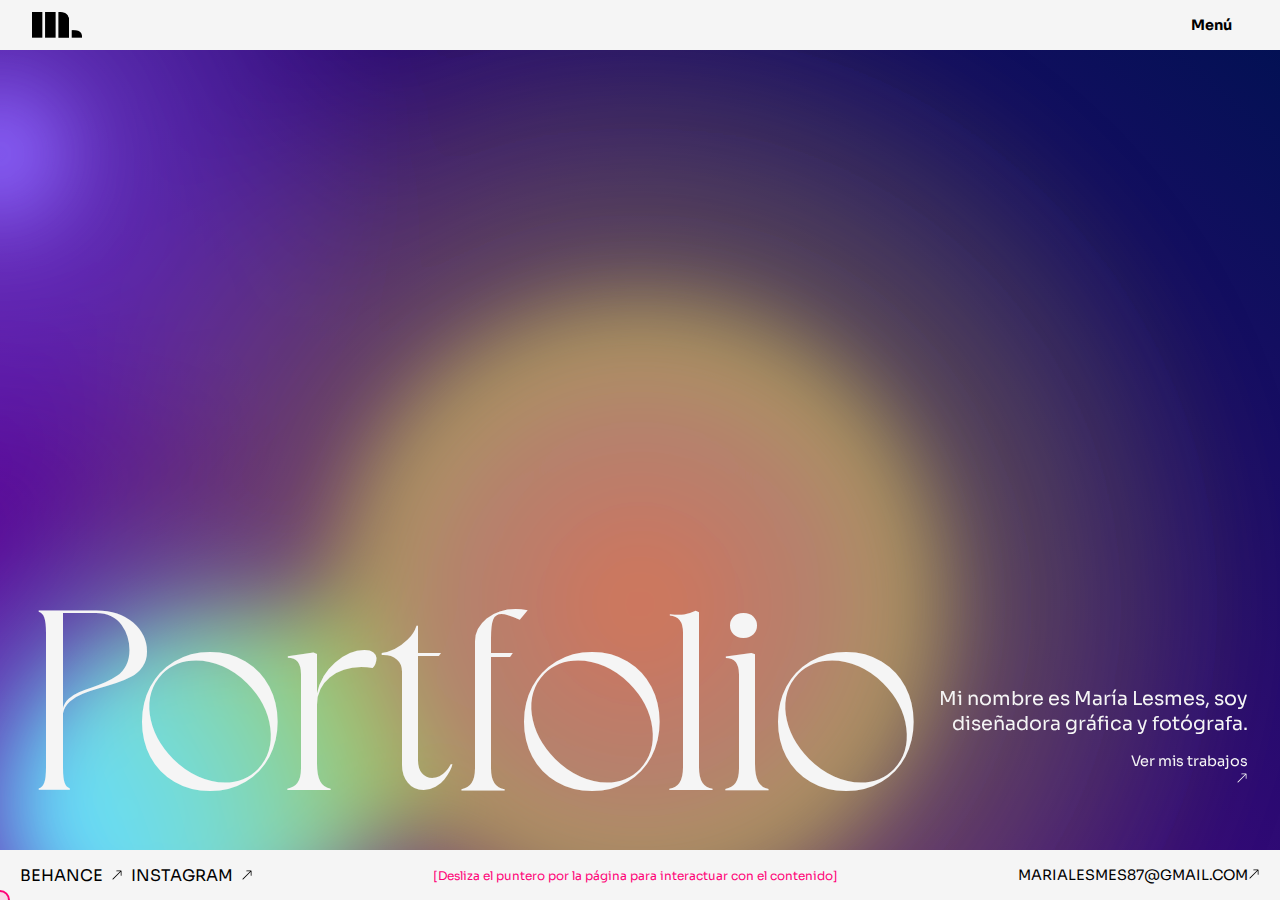
<file: index.html>
<!DOCTYPE html>
<html lang="en">

<head>
    <meta charset="UTF-8">
    <meta http-equiv="X-UA-Compatible" content="IE=edge">
    <meta name="viewport" content="width=device-width, initial-scale=1.0">

    <link rel="icon" href="./assets/img/icon_ml.png" type="image/png">

    <link rel="stylesheet" href="/assets/sass/main.css">
    <link rel="stylesheet" href="https://cdn.jsdelivr.net/npm/bootstrap-icons@1.10.5/font/bootstrap-icons.css">
    <link rel="preconnect" href="https://fonts.googleapis.com">
    <link rel="preconnect" href="https://fonts.gstatic.com" crossorigin>
    <link href="https://fonts.googleapis.com/css2?family=Sora:wght@100..800&display=swap" rel="stylesheet">
    <title>Portfolio</title>
</head>

<body>

    <div class="app">

        <header class="nav">
            <div class="icon_ml">
                <a href="index.html"><img src="./assets/img/icon_ml.png" alt="Logo"></a>
            </div>
            <div class="menu_button">
                <a class="btn" href="#" id="menuToggle">Menú</a>
            </div>
        </header>

        <!-- Gradient background -->

        <div class="gradient-bg">
            <svg xmlns="http://www.w3.org/2000/svg">
                <defs>
                    <filter id="goo">
                        <feGaussianBlur in="SourceGraphic" stdDeviation="10" result="blur" />
                        <feColorMatrix in="blur" mode="matrix" values="1 0 0 0 0  0 1 0 0 0  0 0 1 0 0  0 0 0 18 -8"
                            result="goo" />
                        <feBlend in="SourceGraphic" in2="goo" />
                    </filter>
                </defs>
            </svg>
            <div class="gradients-container">
                <div class="g1"></div>
                <div class="g2"></div>
                <div class="g3"></div>
                <div class="g4"></div>
                <div class="g5"></div>
                <div class="interactive"></div>
            </div>

            <!-- Menú lateral -->
            <nav id="dropdownMenu" class="side-menu">
                <div class="menu-header">
                    <span>Menú</span>
                    <button id="closeMenu">&times;</button>
                </div>
                <ul>
                    <li><a href="html/trabajos.html">Trabajos</a></li>
                    <li><a href="#">Servicios</a></li>
                    <li><a href="#">Sobre mí</a></li>
                    <li><a href="#">Tienda</a></li>
                    <li><a href="#">Contacto</a></li>
                </ul>
            </nav>

            <!-- Fondo desenfocado -->
            <div id="overlay" class="overlay"></div>





            <div class="container_info">
                <div class="title_portfolio">
                    Portfolio
                </div>
                <div class="info_portfolio">
                    <div class="info_text">
                        Mi nombre es María Lesmes, soy diseñadora gráfica y fotógrafa.
                    </div>
                    <a href="/html/trabajos.html" class="info_work_button">
                        <div class="text">Ver mis trabajos
                        </div>
                        <div class="arrow">
                            <svg xmlns="http://www.w3.org/2000/svg" width="12" height="12" fill="currentColor"
                                class="bi bi-arrow-up-right" viewBox="0 0 16 16">
                                <path fill-rule="evenodd"
                                    d="M14 2.5a.5.5 0 0 0-.5-.5h-6a.5.5 0 0 0 0 1h4.793L2.146 13.146a.5.5 0 0 0 .708.708L13 3.707V8.5a.5.5 0 0 0 1 0z" />
                            </svg>
                        </div>

                    </a>

                </div>
            </div>
            <div class="container_footer_intro">
                <div class="redes">
                    <div class="behance">
                        <div class="behance_nombre">
                            BEHANCE
                        </div>
                        <div class="arrow">
                            <svg xmlns="http://www.w3.org/2000/svg" width="12" height="12" fill="currentColor"
                                class="bi bi-arrow-up-right" viewBox="0 0 16 16">
                                <path fill-rule="evenodd"
                                    d="M14 2.5a.5.5 0 0 0-.5-.5h-6a.5.5 0 0 0 0 1h4.793L2.146 13.146a.5.5 0 0 0 .708.708L13 3.707V8.5a.5.5 0 0 0 1 0z" />
                            </svg>
                        </div>
                    </div>
                    <div class="instagram">
                        <div class="instagram_nombre">
                            INSTAGRAM
                        </div>
                        <div class="arrow">
                            <svg xmlns="http://www.w3.org/2000/svg" width="12" height="12" fill="currentColor"
                                class="bi bi-arrow-up-right" viewBox="0 0 16 16">
                                <path fill-rule="evenodd"
                                    d="M14 2.5a.5.5 0 0 0-.5-.5h-6a.5.5 0 0 0 0 1h4.793L2.146 13.146a.5.5 0 0 0 .708.708L13 3.707V8.5a.5.5 0 0 0 1 0z" />
                            </svg>
                        </div>
                    </div>
                </div>
                <div class="info_background">
                    [Desliza el puntero por la página
                    para interactuar con el contenido]
                </div>
                <div class="correo">
                    <a
                        href="https://mail.google.com/mail/?view=cm&to=marialesmes87@gmail.com&su=Hola!&body=Quiero%20contactarte" target="_blank">MARIALESMES87@GMAIL.COM</a>
                    <div class="arrow">
                        <svg xmlns="http://www.w3.org/2000/svg" width="12" height="12" fill="currentColor"
                            class="bi bi-arrow-up-right" viewBox="0 0 16 16">
                            <path fill-rule="evenodd"
                                d="M14 2.5a.5.5 0 0 0-.5-.5h-6a.5.5 0 0 0 0 1h4.793L2.146 13.146a.5.5 0 0 0 .708.708L13 3.707V8.5a.5.5 0 0 0 1 0z" />
                        </svg>
                    </div>
                </div>
            </div>
        </div>
    <div class="custom-cursor" id="cursor"></div>

        <script src="/app/main.js"></script>
</body>


</html>
</file>
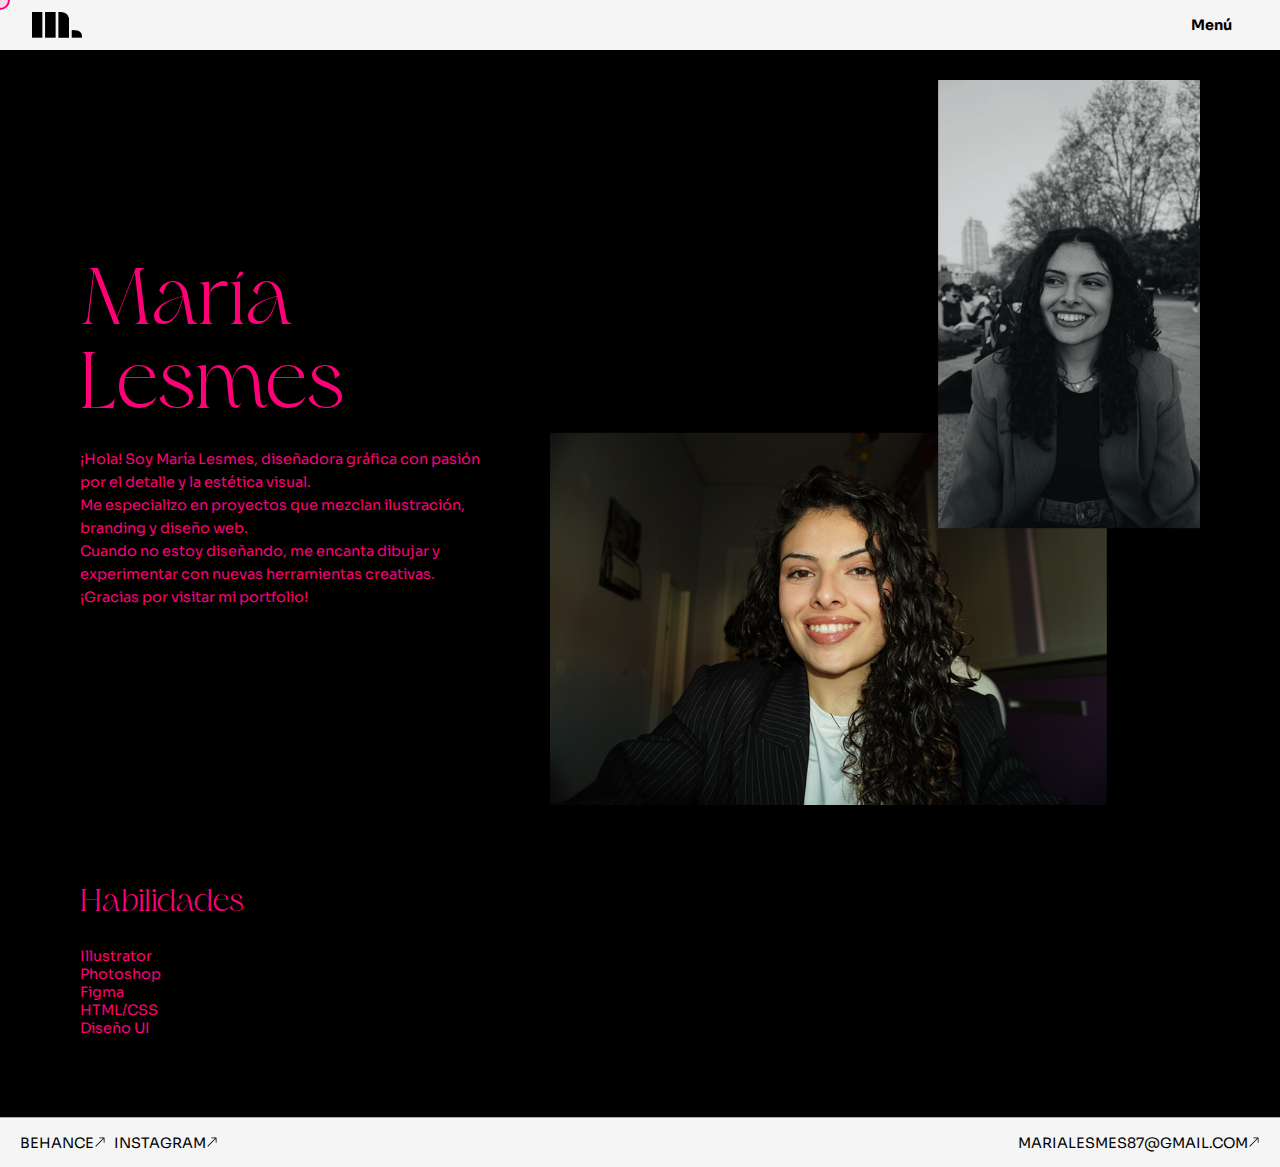
<file: html/about_me.html>
<!DOCTYPE html>
<html lang="en">

<head>

    <meta charset="UTF-8">
    <meta name="viewport" content="width=device-width, initial-scale=1.0">
    <link rel="icon" href="../../assets/img/icon_ml.png" type="image/png">
    <link rel="stylesheet" href="/assets/sass/main.css">
    <link rel="stylesheet" href="https://cdn.jsdelivr.net/npm/bootstrap-icons@1.10.5/font/bootstrap-icons.css">
    <link rel="preconnect" href="https://fonts.googleapis.com">
    <link rel="preconnect" href="https://fonts.gstatic.com" crossorigin>
    <link href="https://fonts.googleapis.com/css2?family=Sora:wght@100..800&display=swap" rel="stylesheet">
    <title>Sobre Mi</title>
</head>

<body>
    <div class="app">
        <header class="nav">
            <div class="icon_ml">
                <a href="../index.html"><img src="../assets/img/icon_ml.png" alt="Logo"></a>
            </div>
            <div class="menu_button">
                <a class="btn" href="#" id="menuToggle">Menú</a>
            </div>
        </header>


        <!-- Menú lateral -->
        <nav id="dropdownMenu" class="side-menu">
            <div class="menu-header">
                <span>Menú</span>
                <button id="closeMenu">&times;</button>
            </div>
            <ul>
                <li><a href="trabajos.html">Trabajos</a></li>
                <!-- <li><a href="#">Servicios</a></li> -->
                <li><a href="#">Sobre mí</a></li>
                <!-- <li><a href="#">Tienda</a></li> -->
                <li><a href="#">Contacto</a></li>
            </ul>
        </nav>
        <div id="scrollProgress"></div>


        <main class="about-section">
            <div class="about-wrapper">
                <div class="left-side">
                    <h1 class="nombre">María Lesmes</h1>
                    <div class="descripcion">
                        <p>¡Hola! Soy María Lesmes, diseñadora gráfica con pasión por el detalle y la estética visual.</p>
                        <p>Me especializo en proyectos que mezclan ilustración, branding y diseño web.</p>
                        <p>Cuando no estoy diseñando, me encanta dibujar y experimentar con nuevas herramientas creativas.</p>
                        <p>¡Gracias por visitar mi portfolio!</p>
                    </div>
                </div>
                <div class="right-side">
                    <img src="/assets/img/aboutme/fotos_aboutme.png" alt="Foto de María Lesmes">
                </div>
            </div>
        
            <div class="skills">
                <h2>Habilidades</h2>
                <ul>
                    <li>Illustrator</li>
                    <li>Photoshop</li>
                    <li>Figma</li>
                    <li>HTML/CSS</li>
                    <li>Diseño UI</li>
                </ul>
            </div>
        </main>
        

        <div class="container_footer">
            <div class="redes">
                <div class="behance">
                    <div class="behance_nombre">
                        BEHANCE
                    </div>
                    <div class="arrow">
                        <svg xmlns="http://www.w3.org/2000/svg" width="12" height="12" fill="currentColor"
                            class="bi bi-arrow-up-right" viewBox="0 0 16 16">
                            <path fill-rule="evenodd"
                                d="M14 2.5a.5.5 0 0 0-.5-.5h-6a.5.5 0 0 0 0 1h4.793L2.146 13.146a.5.5 0 0 0 .708.708L13 3.707V8.5a.5.5 0 0 0 1 0z" />
                        </svg>
                    </div>
                </div>
                <div class="instagram">
                    <div class="instagram_nombre">
                        INSTAGRAM
                    </div>
                    <div class="arrow">
                        <svg xmlns="http://www.w3.org/2000/svg" width="12" height="12" fill="currentColor"
                            class="bi bi-arrow-up-right" viewBox="0 0 16 16">
                            <path fill-rule="evenodd"
                                d="M14 2.5a.5.5 0 0 0-.5-.5h-6a.5.5 0 0 0 0 1h4.793L2.146 13.146a.5.5 0 0 0 .708.708L13 3.707V8.5a.5.5 0 0 0 1 0z" />
                        </svg>
                    </div>
                </div>
            </div>

            <div class="correo">
                <a
                    href="https://mail.google.com/mail/?view=cm&to=marialesmes87@gmail.com&su=Hola!&body=Quiero%20contactarte" target="_blank">MARIALESMES87@GMAIL.COM</a>
                <div class="arrow">
                    <svg xmlns="http://www.w3.org/2000/svg" width="12" height="12" fill="currentColor"
                        class="bi bi-arrow-up-right" viewBox="0 0 16 16">
                        <path fill-rule="evenodd"
                            d="M14 2.5a.5.5 0 0 0-.5-.5h-6a.5.5 0 0 0 0 1h4.793L2.146 13.146a.5.5 0 0 0 .708.708L13 3.707V8.5a.5.5 0 0 0 1 0z" />
                    </svg>
                </div>
            </div>
        </div>
        <!-- Fondo desenfocado -->
        <div id="overlay" class="overlay"></div>

    </div>
    <div class="custom-cursor" id="cursor"></div>

    <script src="/app/main.js"></script>
</body>

</html>
</file>
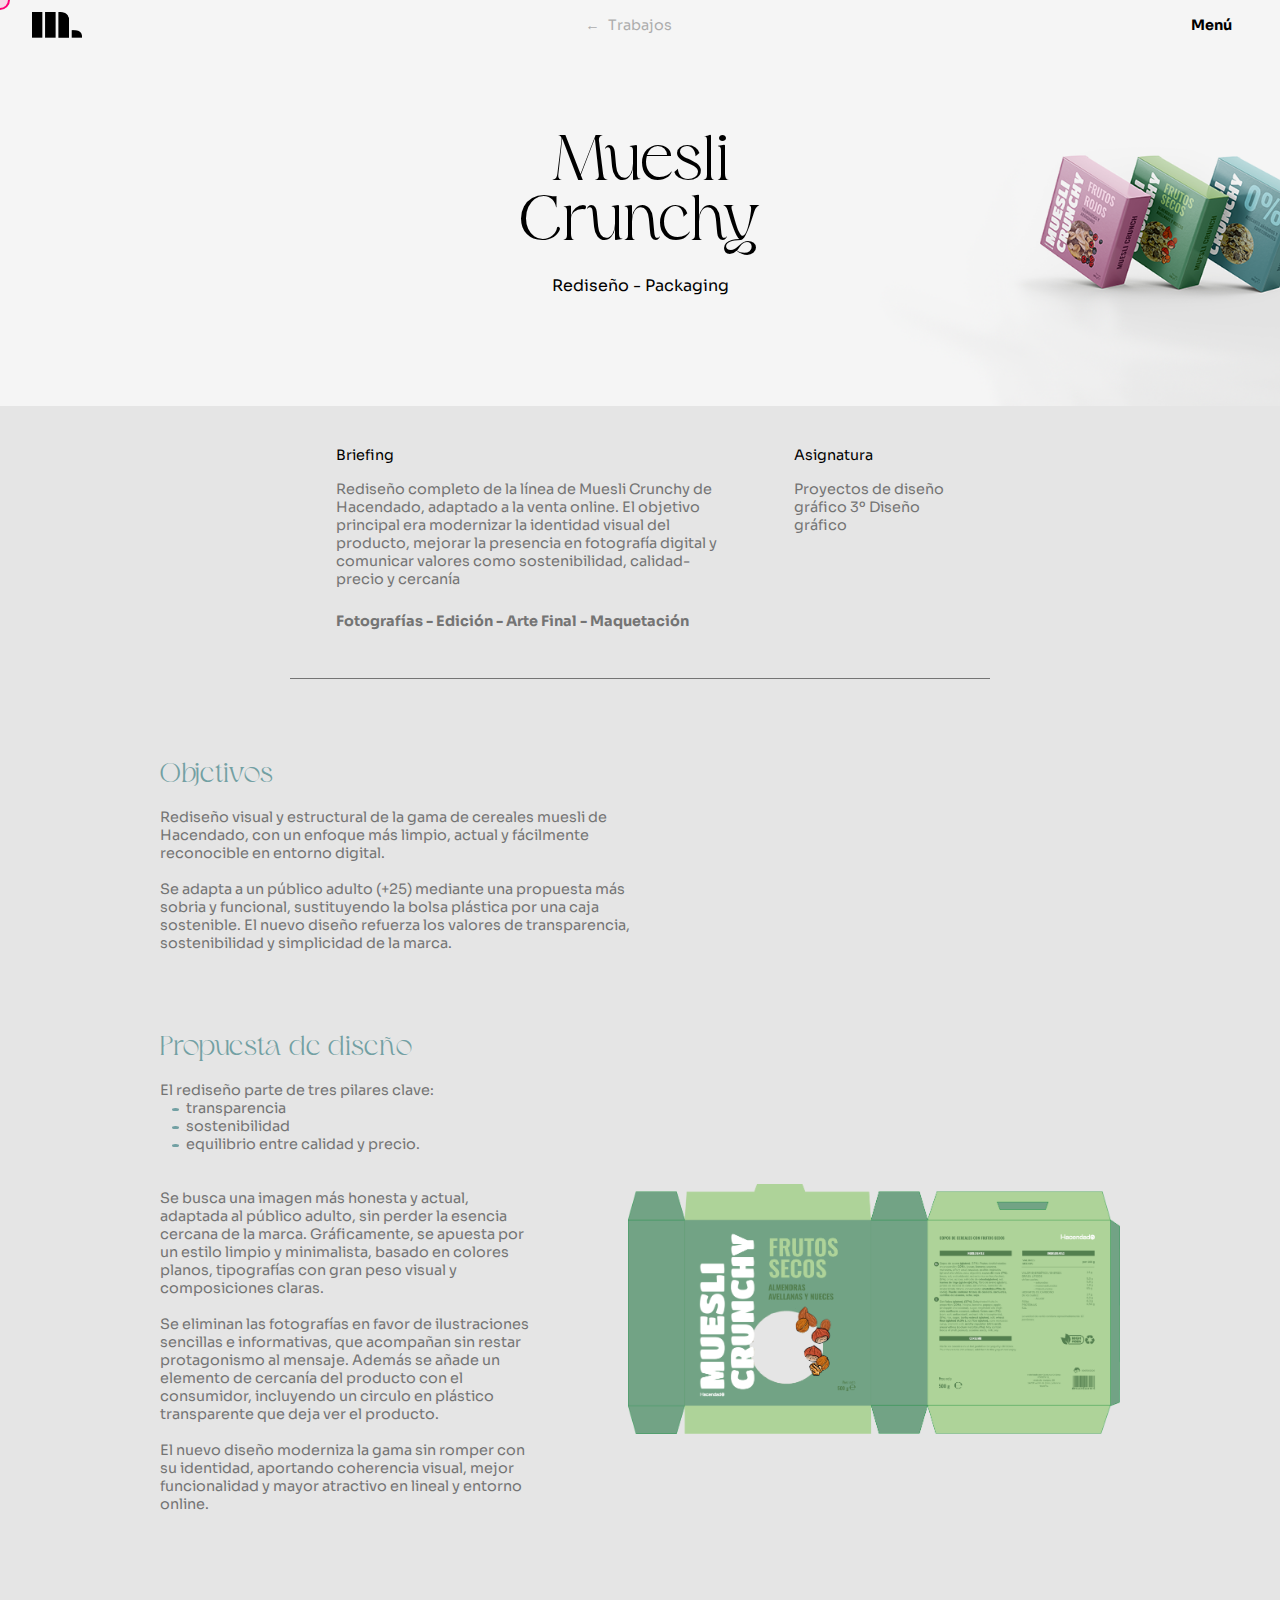
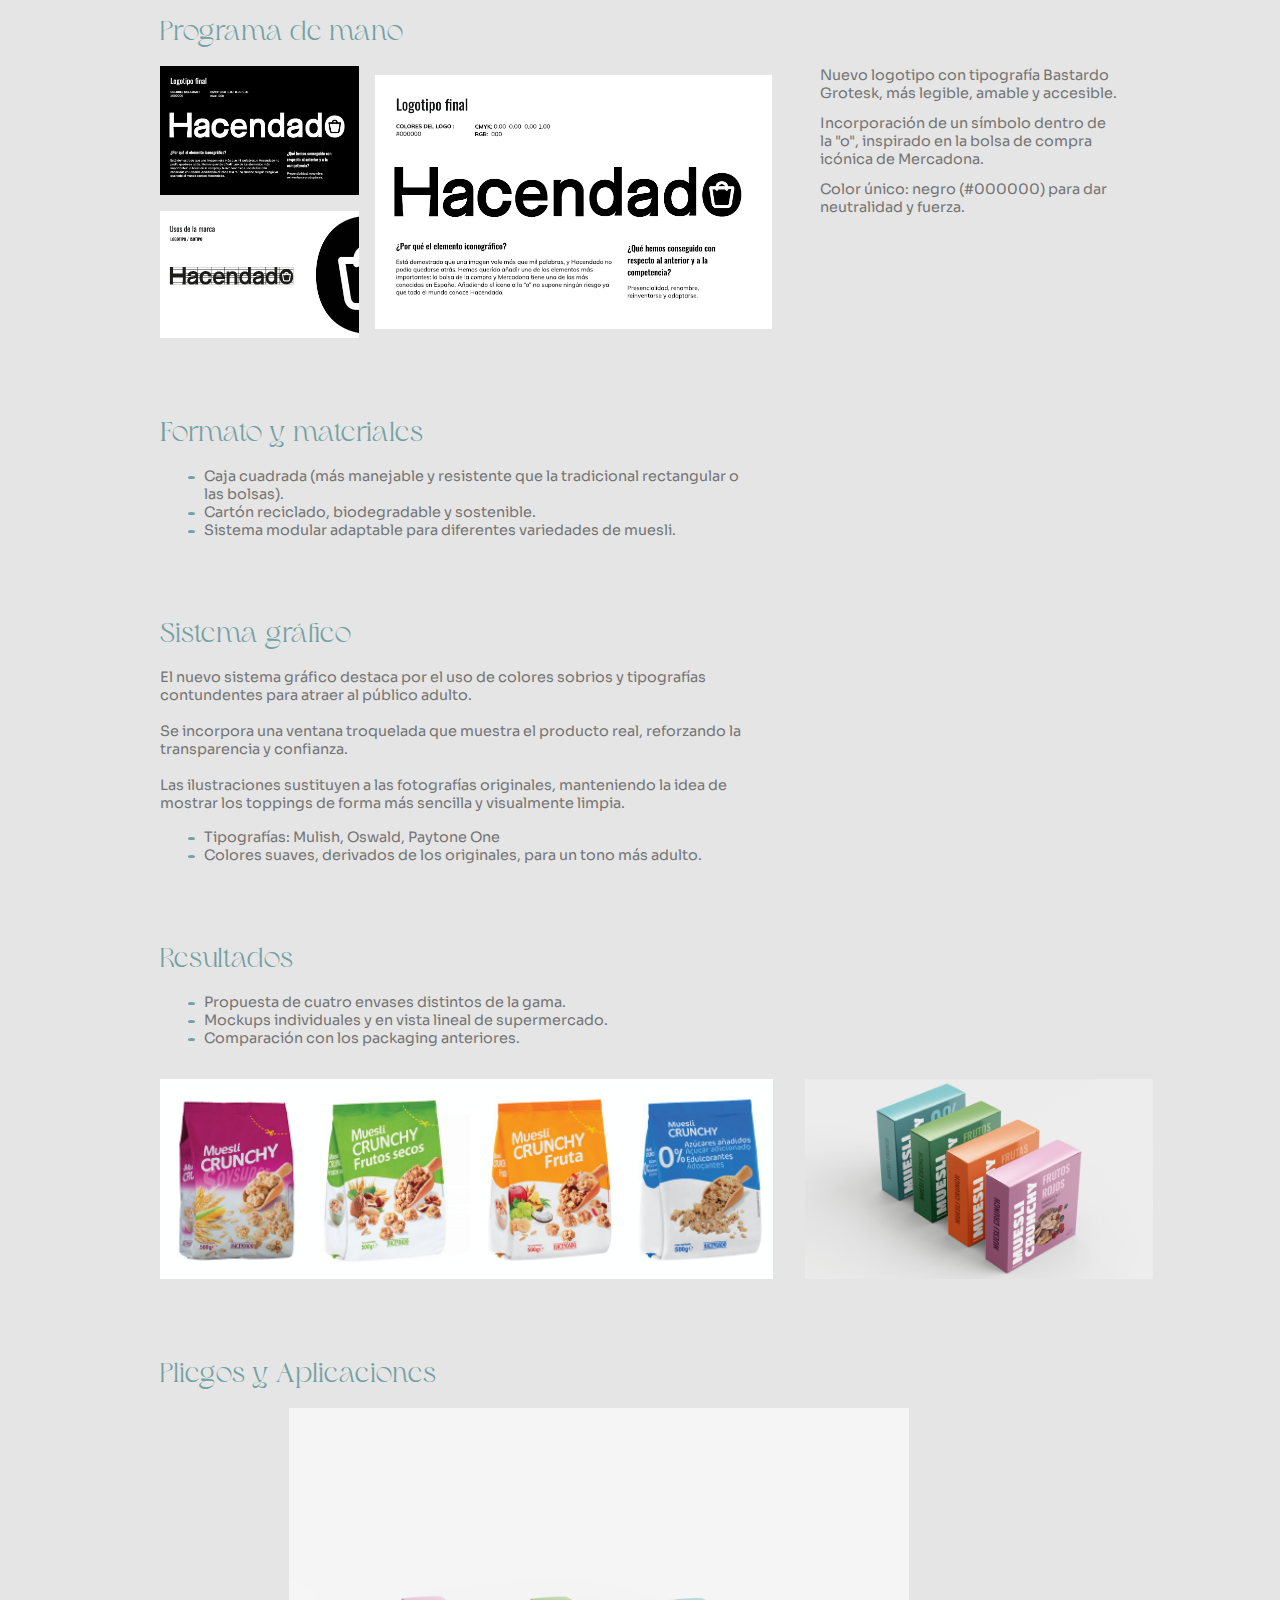
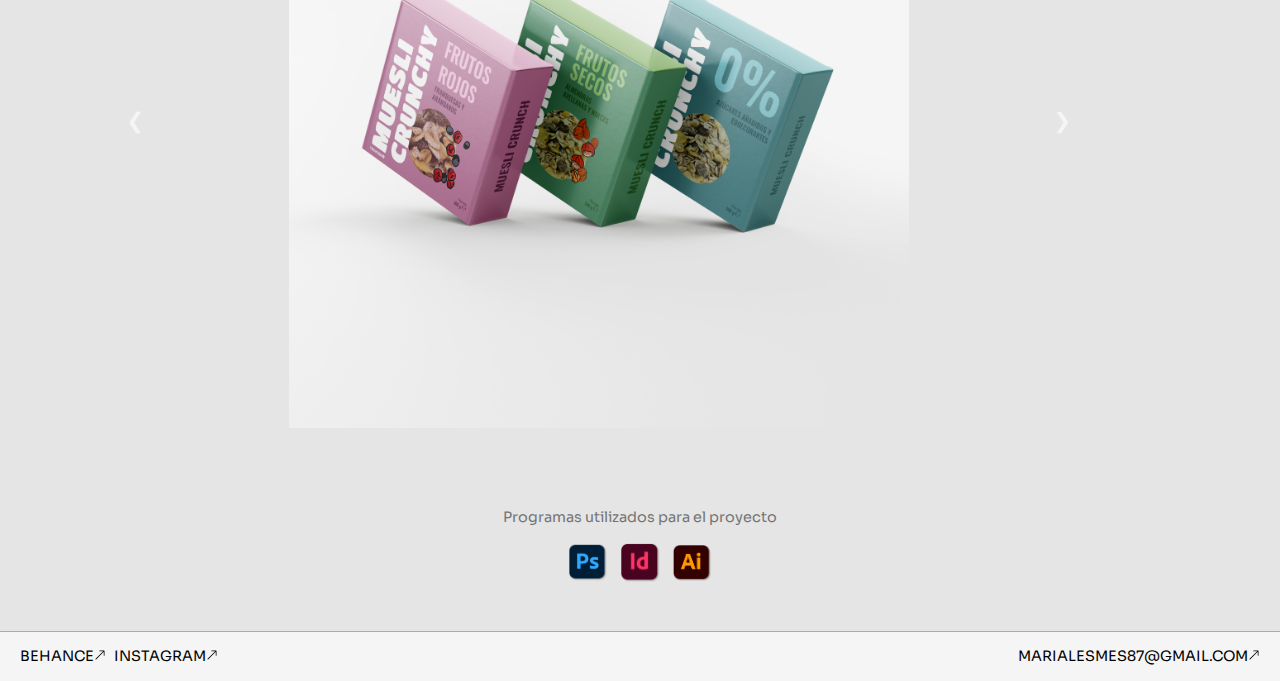
<file: html/muesli.html>
<!DOCTYPE html>
<html lang="es">

<head>

    <meta charset="UTF-8">
    <meta name="viewport" content="width=device-width, initial-scale=1.0">
    <link rel="icon" href="../../assets/img/icon_ml.png" type="image/png">
    <link rel="stylesheet" href="/assets/sass/main.css">
    <link rel="stylesheet" href="https://cdn.jsdelivr.net/npm/bootstrap-icons@1.10.5/font/bootstrap-icons.css">
    <link rel="preconnect" href="https://fonts.googleapis.com">
    <link rel="preconnect" href="https://fonts.gstatic.com" crossorigin>
    <link href="https://fonts.googleapis.com/css2?family=Sora:wght@100..800&display=swap" rel="stylesheet">

    <title>Muesli Crunchy</title>
</head>

<body>
    <div class="app">
        <header class="nav">
            <!-- Logo a la izquierda -->
            <div class="icon_ml">
                <a href="../index.html">
                    <img src="../../assets/img/icon_ml.png" alt="Logo">
                </a>
            </div>
            <!-- Flecha de Volver y texto "Trabajos" -->
            <div class="center-content">
                <a href="trabajos.html" class="back-btn">
                    <span>&larr;

                    </span> Trabajos
                </a>

            </div>
            <!-- Botón de menú a la derecha -->
            <div class="menu_button">
                <a class="btn" href="#" id="menuToggle">Menú</a>
            </div>
        </header>




        <!-- Menú lateral -->
        <nav id="dropdownMenu" class="side-menu">
            <div class="menu-header">
                <span>Menú</span>
                <button id="closeMenu">&times;</button>
            </div>
            <ul>
                <li><a href="../index.html">Inicio</a></li>
                <li><a href="trabajos.html">Trabajos</a></li>
                <li><a href="/html/about_me.html">Sobre mí</a></li>
                <li><a href="#" id="contactTrigger">Contacto</a></li>
            </ul>
        </nav>
        <div id="scrollProgress"></div>

        <!-- ========================================================================================================
        =====================================SECCIÓN: .proyect ==================================================-->
        <div id="proyect_muesli">
            <div class="hero_proyect">
                <div class="overlay"></div>
                <div class="hero_content">
                    <h1 id="workId">Muesli Crunchy</h1>
                    <h2 id="trabajoId">Rediseño - Packaging</h2>
                </div>
            </div>

            <div class="proyect_content_muesli">
                <div class="info_proyect">
                    <div class="brief">
                        <div class="info_brief">
                            <div id="briefing_title">Briefing</div>
                            <div id="briefing_content">
                                Rediseño completo de la línea de Muesli Crunchy de Hacendado, adaptado a la venta
                                online. El objetivo principal era modernizar la identidad visual del producto, mejorar
                                la presencia en fotografía digital y comunicar valores como sostenibilidad,
                                calidad-precio y cercanía
                            </div>
                        </div>
                        <div class="categories"> Fotografías - Edición - Arte Final - Maquetación </div>

                    </div>
                    <div class="plus_info">
                        <div class="asignatura">
                            <div id="asignatura_title">Asignatura</div>
                            <div id="asignatura_content">
                                Proyectos de diseño gráfico
                                3º Diseño gráfico
                            </div>
                        </div>
                    </div>
                </div>



                <!-- ========================================================================================================
        =====================================SECCIÓN: OBJETIVOS ==================================================-->
                <div id="objetivos">
                    <div class="title">
                        Objetivos
                    </div>
                    <p>
                        Rediseño visual y estructural de la gama de cereales muesli de Hacendado, con un enfoque más
                        limpio, actual y fácilmente reconocible en entorno digital.
                        <br><br>
                        Se adapta a un público adulto (+25) mediante una propuesta más sobria y funcional, sustituyendo
                        la bolsa plástica por una caja sostenible. El nuevo diseño refuerza los valores de
                        transparencia, sostenibilidad y simplicidad de la marca.
                    </p>
                </div>

                <!-- ========================================================================================================
        =====================================SECCIÓN: DISEÑO ==================================================-->
                <div id="diseno">
                    <div class="title">Propuesta de diseño</div>
                    <div class="content">
                        <div class="diseno_text">
                            El rediseño parte de tres pilares clave:
                            <ul>
                                <li>transparencia</li>
                                <li>sostenibilidad </li>
                                <li>equilibrio entre calidad y precio.</li>
                            </ul>
                            <br><br>
                            Se busca una imagen más honesta y actual, adaptada al público adulto, sin perder la esencia
                            cercana de la marca.
                            Gráficamente, se apuesta por un estilo limpio y minimalista, basado en colores planos,
                            tipografías con gran peso visual y composiciones claras.
                            <br><br>
                            Se eliminan las fotografías en favor de ilustraciones sencillas e informativas, que
                            acompañan
                            sin restar protagonismo al mensaje. Además se añade un elemento de cercanía del producto con
                            el
                            consumidor, incluyendo un circulo en plástico transparente que deja ver el producto.
                            <br><br>
                            El nuevo diseño moderniza la gama sin romper con su identidad, aportando coherencia visual,
                            mejor funcionalidad y mayor atractivo en lineal y entorno online.
                        </div>
                        <div class="pliego">
                            <img src="/assets/img/muesli/caja_plantilla.png" alt="">
                        </div>
                        
                    </div>
                </div>

                <!-- ========================================================================================================
        =====================================SECCIÓN: REDISEÑO DEL LOGOTIPO ==================================================-->
                <div id="logotipo">
                    <div class="title">Programa de mano</div>
                    <div class="logotipo_content">
                        <div class="galeria">
                            <div class="columna_izq">
                                <img src="/assets/img/muesli/rediseño_logo_negro.png" alt="">
                                <img src="/assets/img/muesli/rediseño_logo_consruccion.png" alt="">
                            </div>
                            <div class="columna_der">
                                <img src="/assets/img/muesli/rediseño_logo_blanco.png" alt="">
                            </div>
                        </div>
                        <div class="text_content">
                            <span>
                                Nuevo logotipo con tipografía Bastardo Grotesk, más legible, amable y accesible.
                                <br><br>
                                Incorporación de un símbolo dentro de la "o", inspirado en la bolsa de compra icónica de
                                Mercadona.
                                <br><br>
                                Color único: negro (#000000) para dar neutralidad y fuerza.
                            </span>
                        </div>
                    </div>
                </div>

                <!-- ========================================================================================================
        =====================================SECCIÓN: FORMATO Y MATERIALES ==================================================-->
                <div id="formato">
                    <div class="title">Formato y materiales</div>
                    <div class="formato_list">
                        <ul>
                            <li>Caja cuadrada (más manejable y resistente que la tradicional rectangular o las bolsas).
                            </li>
                            <li>Cartón reciclado, biodegradable y sostenible.</li>
                            <li>Sistema modular adaptable para diferentes variedades de muesli.</li>
                        </ul>
                    </div>
                </div>

                <!-- ========================================================================================================
        =====================================SECCIÓN: SISTEMA GRAFICO ==================================================-->
                <div id="sistema_grafico">
                    <div class="title">Sistema gráfico</div>
                    <div class="sistema_content">
                        <div class="text">
                            El nuevo sistema gráfico destaca por el uso de colores sobrios y tipografías contundentes
                            para atraer al público adulto.
                            <br><br>
                            Se incorpora una ventana troquelada que muestra el producto real, reforzando la
                            transparencia y confianza.
                            <br><br>
                            Las ilustraciones sustituyen a las fotografías originales, manteniendo la idea de mostrar
                            los toppings de forma más sencilla y visualmente limpia.
                        </div>
                        <div class="list">
                            <ul>
                                <li>Tipografías: Mulish, Oswald, Paytone One</li>
                                <li>Colores suaves, derivados de los originales, para un tono más adulto.</li>
                            </ul>
                        </div>
                    </div>
                </div>
                <!-- ========================================================================================================
        =====================================SECCIÓN: RESULTADOS ==================================================-->
                <div id="resultados">
                    <div class="title">Resultados</div>
                    <div class="resultados_content">
                        <div class="resultados_list">
                            <ul>
                                <li>Propuesta de cuatro envases distintos de la gama.</li>
                                <li>Mockups individuales y en vista lineal de supermercado.</li>
                                <li>Comparación con los packaging anteriores.</li>
                            </ul>
                        </div>
                        <div class="resultados_images">
                            <img id="horizontal" src="/assets/img/muesli/muesli_antiguo.png" alt="">
                            <img src="/assets/img/muesli/packaging_5.jpg" alt="">
                        </div>
                    </div>

                </div>





                <!-- ========================================================================================================
        =====================================SECCIÓN: CARRUSEL ==================================================-->
                <div id="carrusel_muesli">
                    <div class="title">Pliegos y Aplicaciones</div>
                    <div class="carrusel-wrapper">
                        <button class="prev">‹</button>
                        <div class="carrusel-viewport">
                            <div class="carrusel-track">
                                <div class="slide"><img src="/assets/img/muesli/packaging_3.jpg" loading="lazy"
                                        alt="Pliego 1" /></div>
                                <div class="slide"><img src="/assets/img/muesli/packaging_4.jpg" loading="lazy"
                                        alt="Pliego 2" /></div>
                                <div class="slide"><img src="/assets/img/muesli/packaging_individual/caja azul.jpg"
                                        loading="lazy" alt="Pliego 3" /></div>
                                <div class="slide"><img
                                        src="/assets/img/muesli/packaging_individual/Free_Box_Mockup_solo.jpg"
                                        loading="lazy" alt="Pliego 4" /></div>
                                <div class="slide"><img
                                        src="/assets/img/muesli/packaging_individual/Free_Box_Mockup_4.jpg"
                                        loading="lazy" alt="Pliego 5" /></div>
                                <div class="slide"><img src="/assets/img/muesli/packaging_individual/verde.jpg"
                                        loading="lazy" alt="Pliego 6" /></div>
                                <div class="slide"><img src="/assets/img/muesli/plantillas/0-azucar.png" loading="lazy"
                                        alt="Pliego 7" /></div>
                                <div class="slide"><img src="/assets/img/muesli/plantillas/frutas.png" loading="lazy"
                                        alt="Pliego 8" /></div>
                                <div class="slide"><img src="/assets/img/muesli/plantillas/frutos-rojos.png"
                                        loading="lazy" alt="Pliego 9" /></div>
                                <div class="slide"><img src="/assets/img/muesli/plantillas/frutos-secos.png"
                                        loading="lazy" alt="Pliego 10" /></div>
                            </div>
                        </div>

                        <button class="next">›</button>
                    </div>
                </div>
                <a href="#" class="scroll-to-top" id="scrollToTop">
                    ↑
                </a>

                <div class="programas_muesli">
                    <div class="title">Programas utilizados para el proyecto</div>
                    <div class="programas_icon">
                        <img src="/assets/img/iconos apps/ps.png" alt="">
                        <img src="/assets/img/iconos apps/id.png" alt="">
                        <img src="/assets/img/iconos apps/ai.png" alt="">
                    </div>
                </div>
            </div>
        </div>

    </div>



    <!--FOOTER INDIVIDUALES -->
    <div class="container_footer">
        <div class="redes">
            <div class="behance">
                <div class="behance_nombre">
                    BEHANCE
                </div>
                <div class="arrow">
                    <svg xmlns="http://www.w3.org/2000/svg" width="12" height="12" fill="currentColor"
                        class="bi bi-arrow-up-right" viewBox="0 0 16 16">
                        <path fill-rule="evenodd"
                            d="M14 2.5a.5.5 0 0 0-.5-.5h-6a.5.5 0 0 0 0 1h4.793L2.146 13.146a.5.5 0 0 0 .708.708L13 3.707V8.5a.5.5 0 0 0 1 0z" />
                    </svg>
                </div>
            </div>
            <div class="instagram">
                <div class="instagram_nombre">
                    INSTAGRAM
                </div>
                <div class="arrow">
                    <svg xmlns="http://www.w3.org/2000/svg" width="12" height="12" fill="currentColor"
                        class="bi bi-arrow-up-right" viewBox="0 0 16 16">
                        <path fill-rule="evenodd"
                            d="M14 2.5a.5.5 0 0 0-.5-.5h-6a.5.5 0 0 0 0 1h4.793L2.146 13.146a.5.5 0 0 0 .708.708L13 3.707V8.5a.5.5 0 0 0 1 0z" />
                    </svg>
                </div>
            </div>
        </div>

        <div class="correo">
            <a href="https://mail.google.com/mail/?view=cm&to=marialesmes87@gmail.com&su=Hola!&body=Quiero%20contactarte"
                target="_blank">MARIALESMES87@GMAIL.COM</a>
            <div class="arrow">
                <svg xmlns="http://www.w3.org/2000/svg" width="12" height="12" fill="currentColor"
                    class="bi bi-arrow-up-right" viewBox="0 0 16 16">
                    <path fill-rule="evenodd"
                        d="M14 2.5a.5.5 0 0 0-.5-.5h-6a.5.5 0 0 0 0 1h4.793L2.146 13.146a.5.5 0 0 0 .708.708L13 3.707V8.5a.5.5 0 0 0 1 0z" />
                </svg>
            </div>
        </div>
    </div>
    <!-- Fondo desenfocado -->
    <div id="overlay" class="overlay"></div>

    </div>
    <div class="custom-cursor" id="cursor"></div>
    <!-- Aquí va el modal -->
        <section class="modal_windows" id="contactModal">
            <article class="modal_window">
                <div class="modal_window_header">
                    <div class="title">Contacto</div>
                    <div class="close_icon" id="closeModal">
                        <span class="bi bi-x-circle-fill"></span>
                    </div>
                </div>
                <div class="modal_window_body">
                    <div class="modal_window_content">
                        <p>Email: <a
                                href="https://mail.google.com/mail/?view=cm&to=marialesmes87@gmail.com&su=Hola!&body=Quiero%20contactarte"
                                target="_blank">marialesmes87@gmail.com</a>
                        </p>
                        <p><strong>Teléfono:</strong> +34 607 939 817</p>
                        <p><strong>Instagram:</strong> <a href="https://instagram.com/tuusuario"
                                target="_blank">@merylesmes</a></p>
                        <p><strong>Behance:</strong> <a href="https://behance.net/tuusuario"
                                target="_blank">behance.net/tuusuario</a></p>
                    </div>
                </div>
            </article>
        </section>
        <!-- Fin del modal -->
    <script src="/app/main.js"></script>
</body>

</html>
</file>
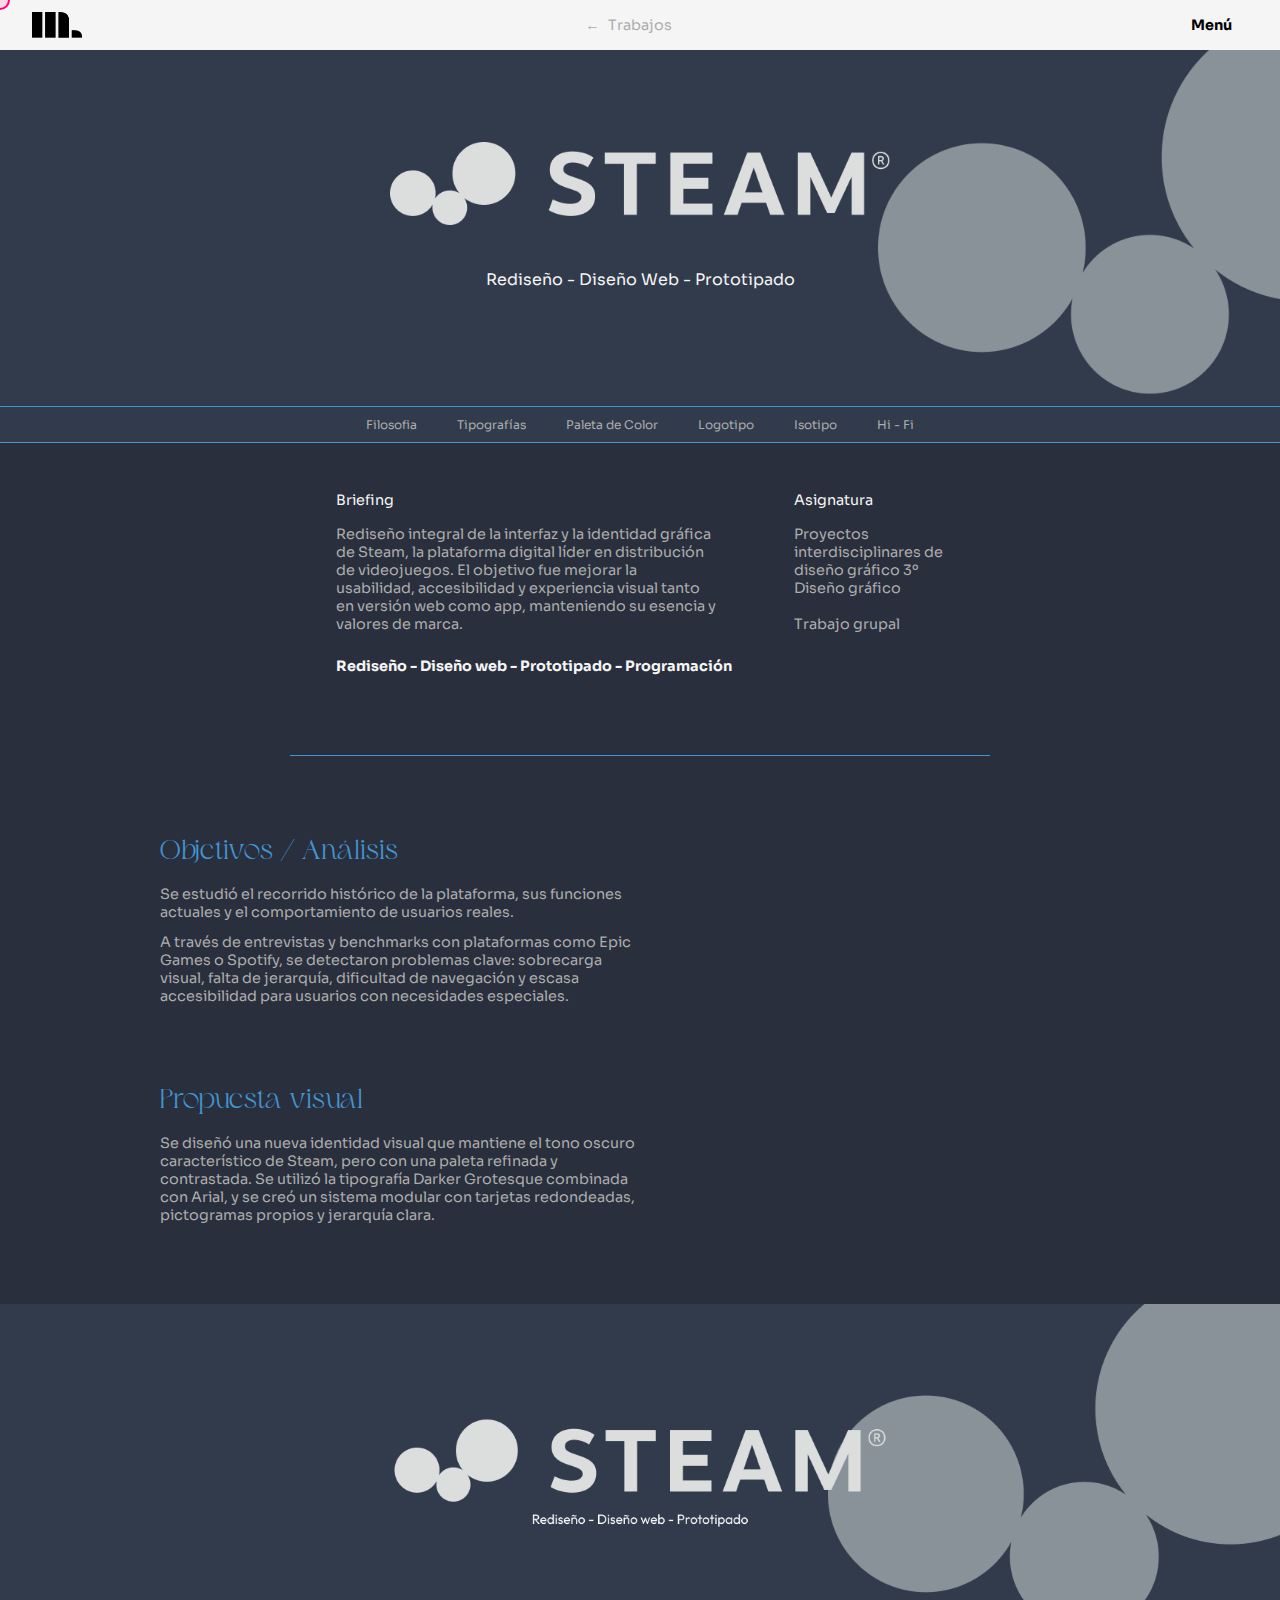
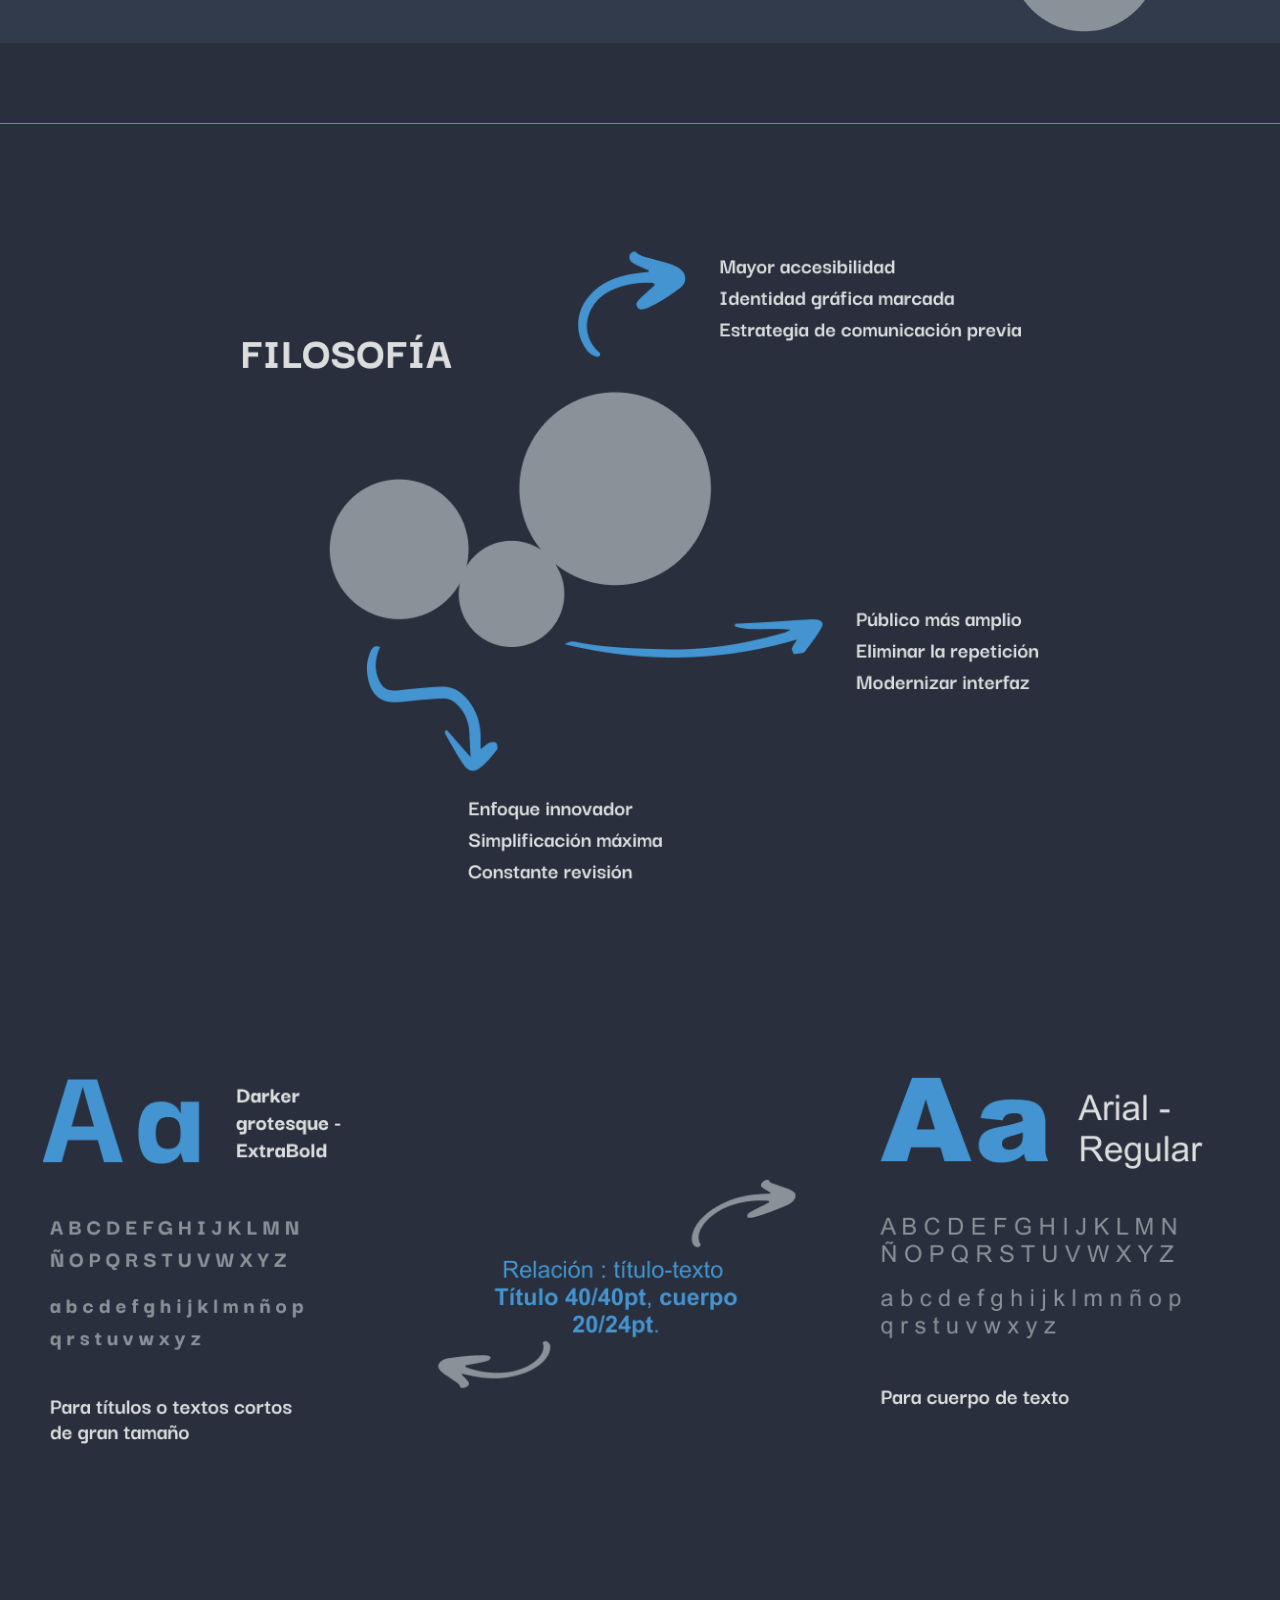
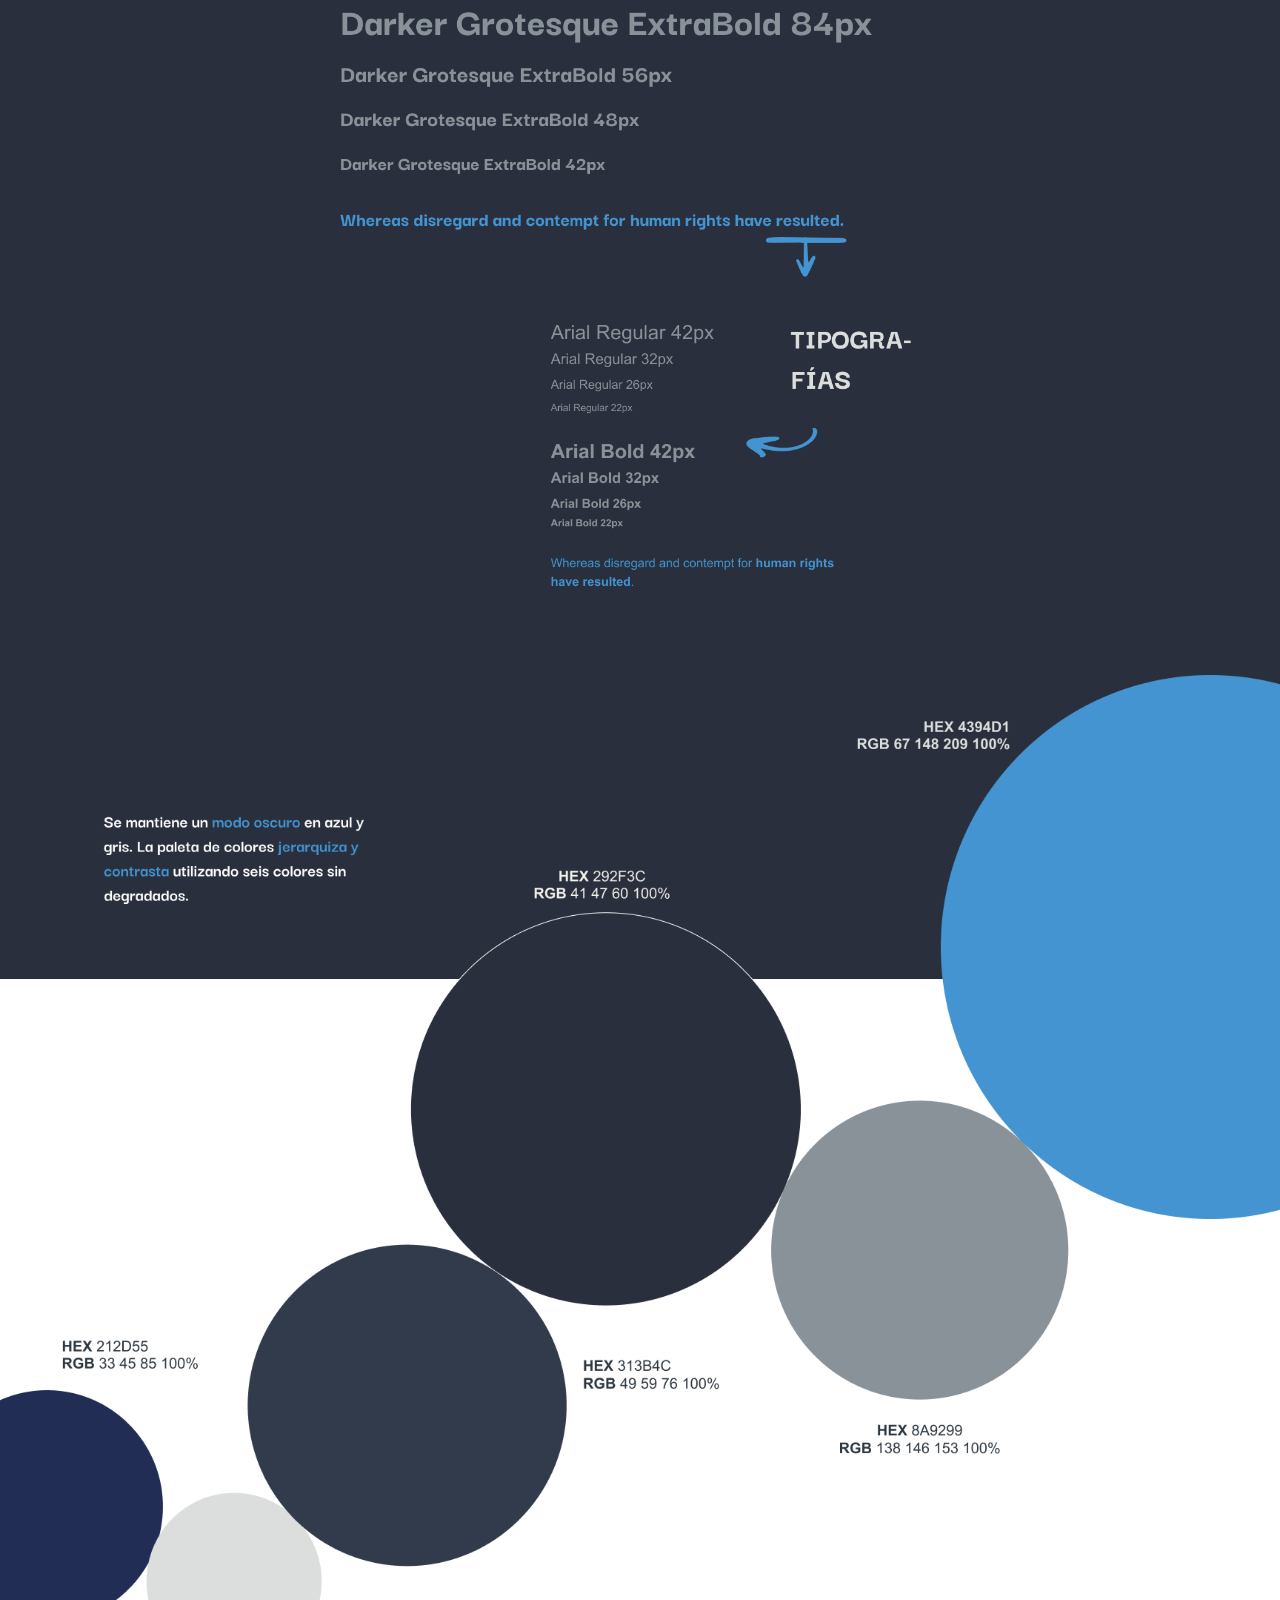
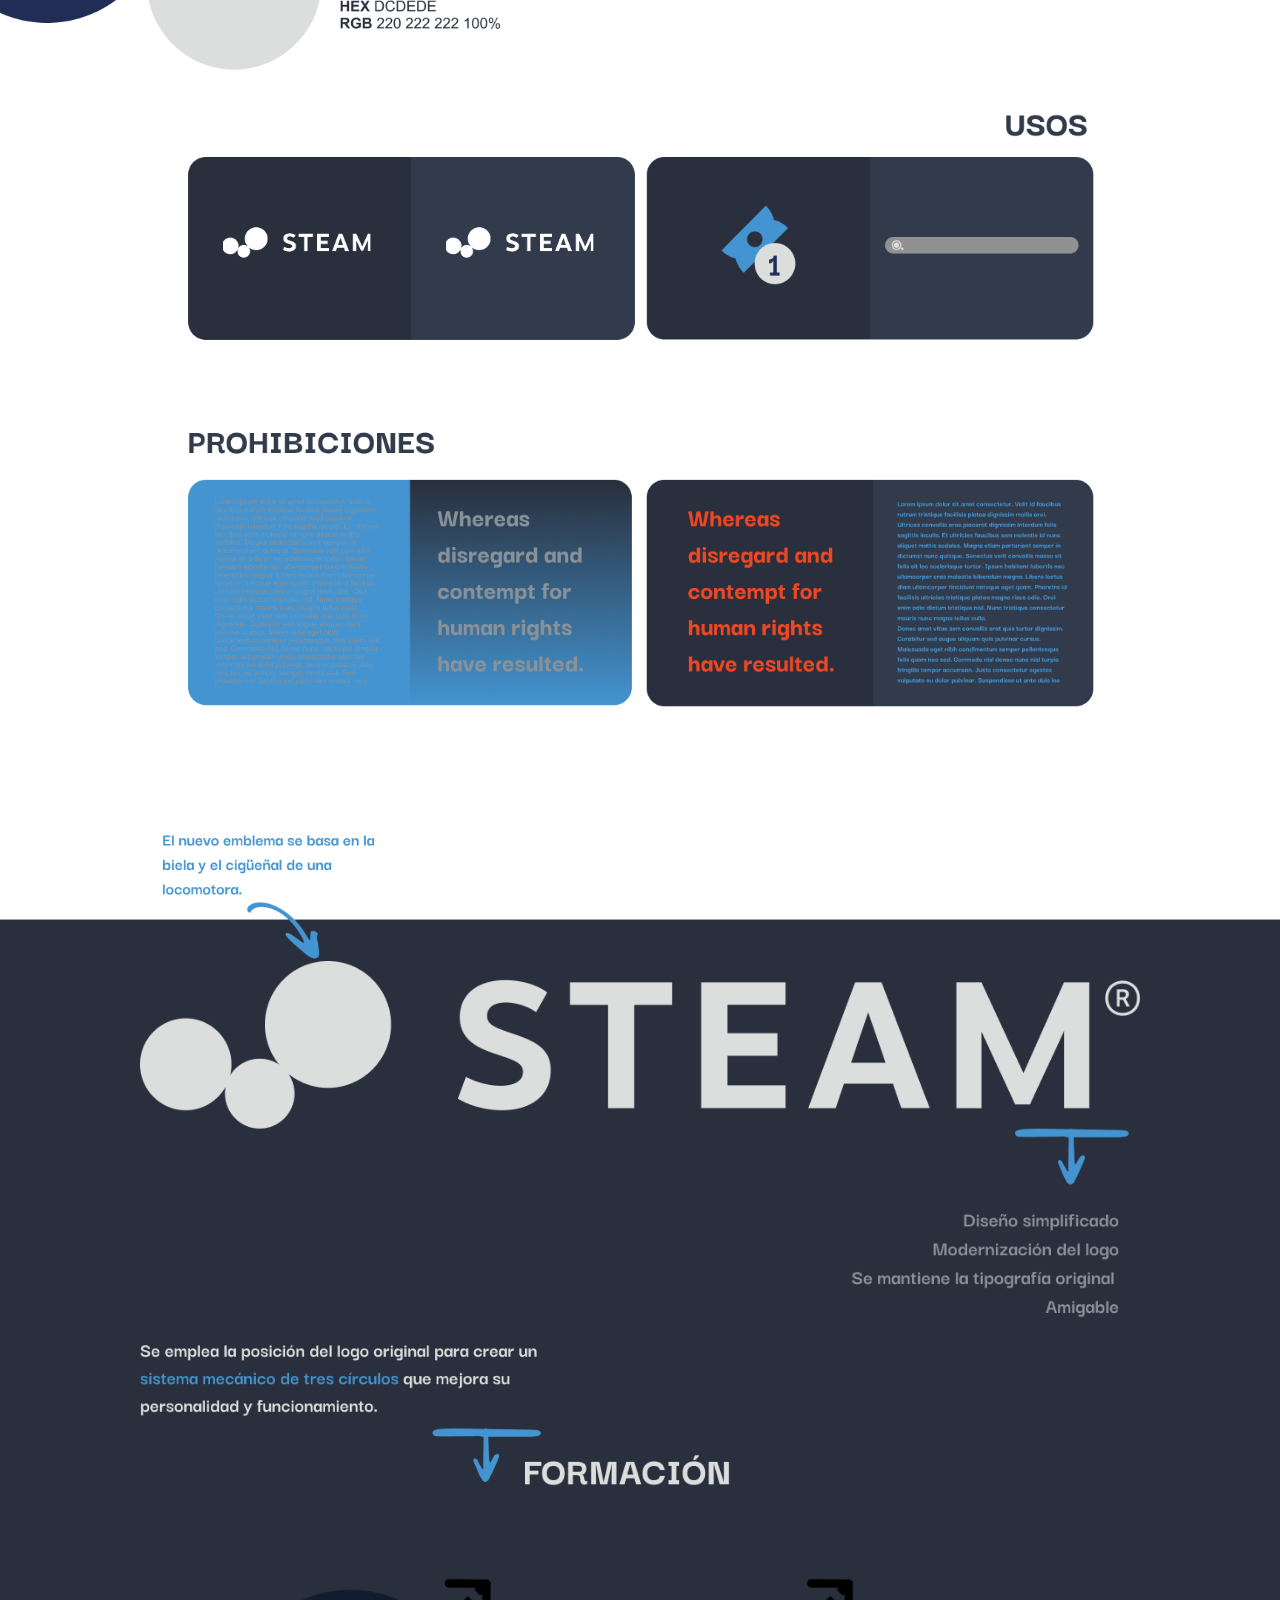
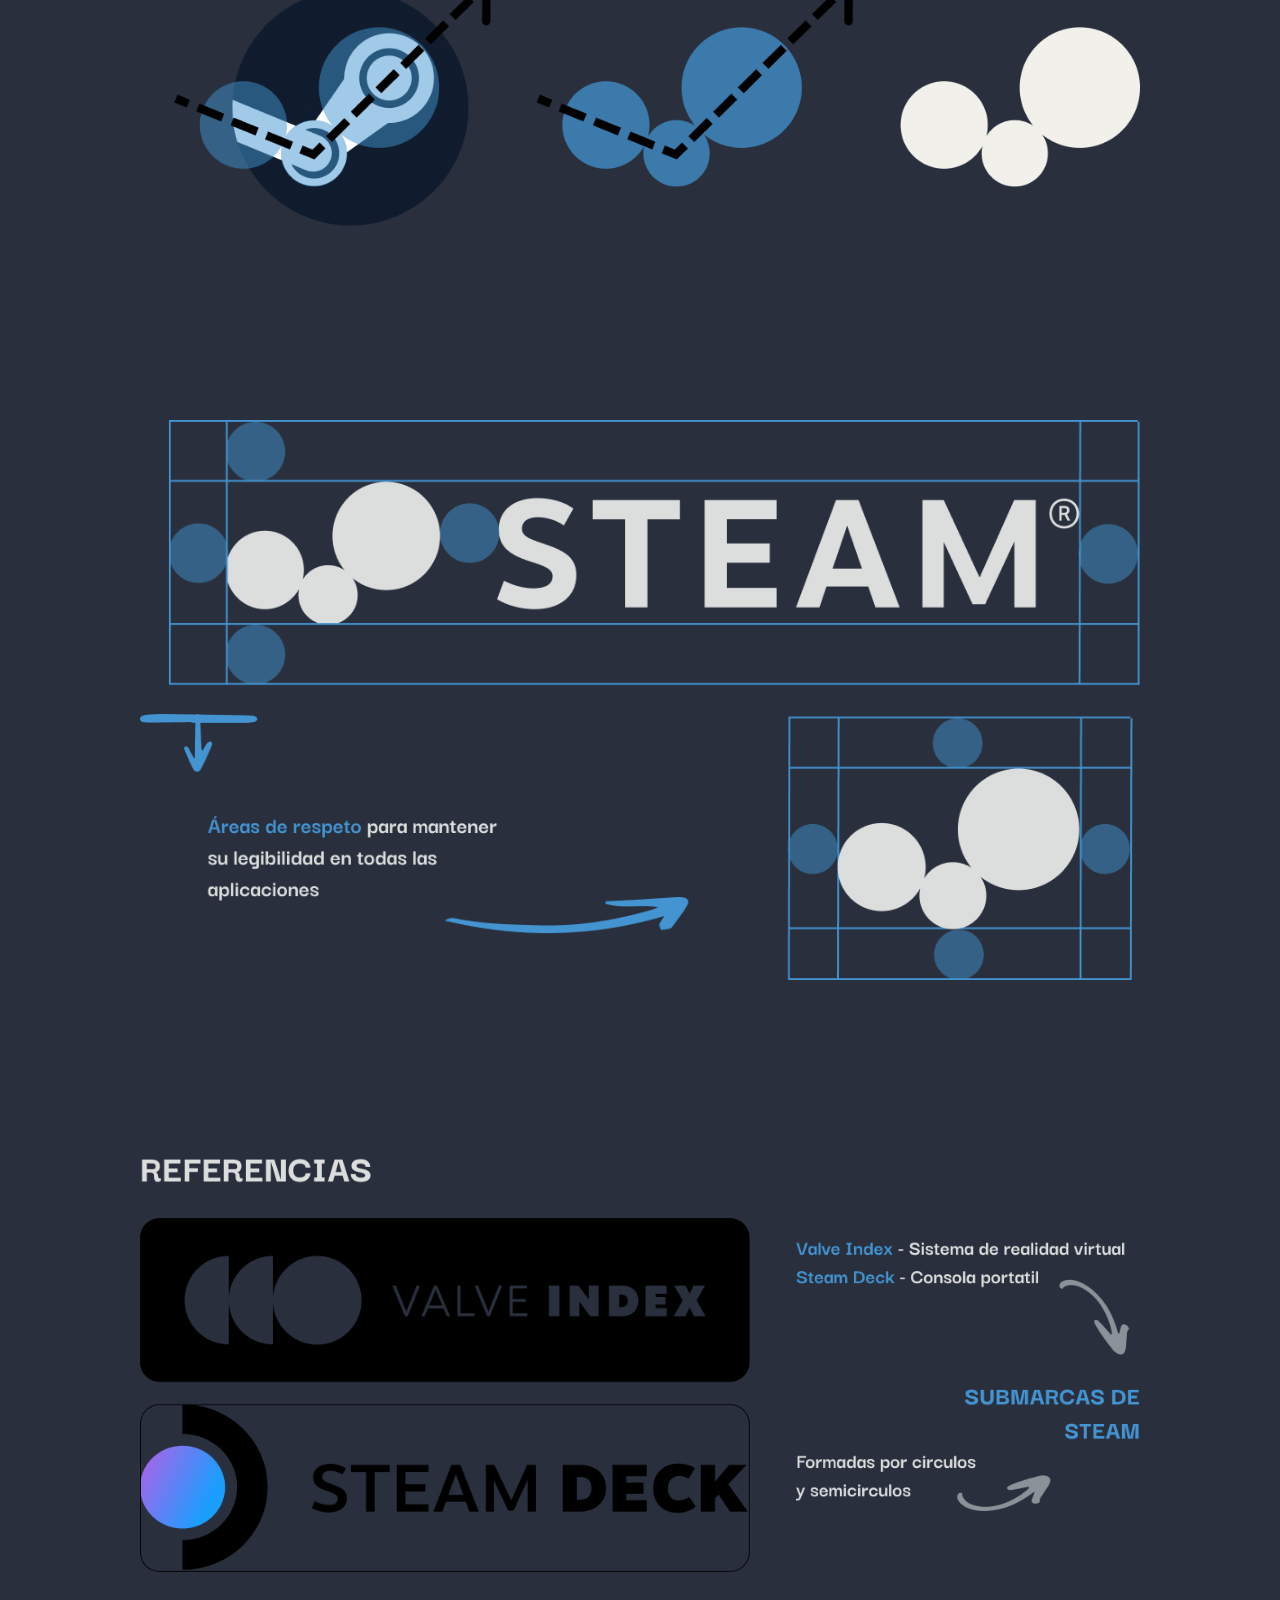
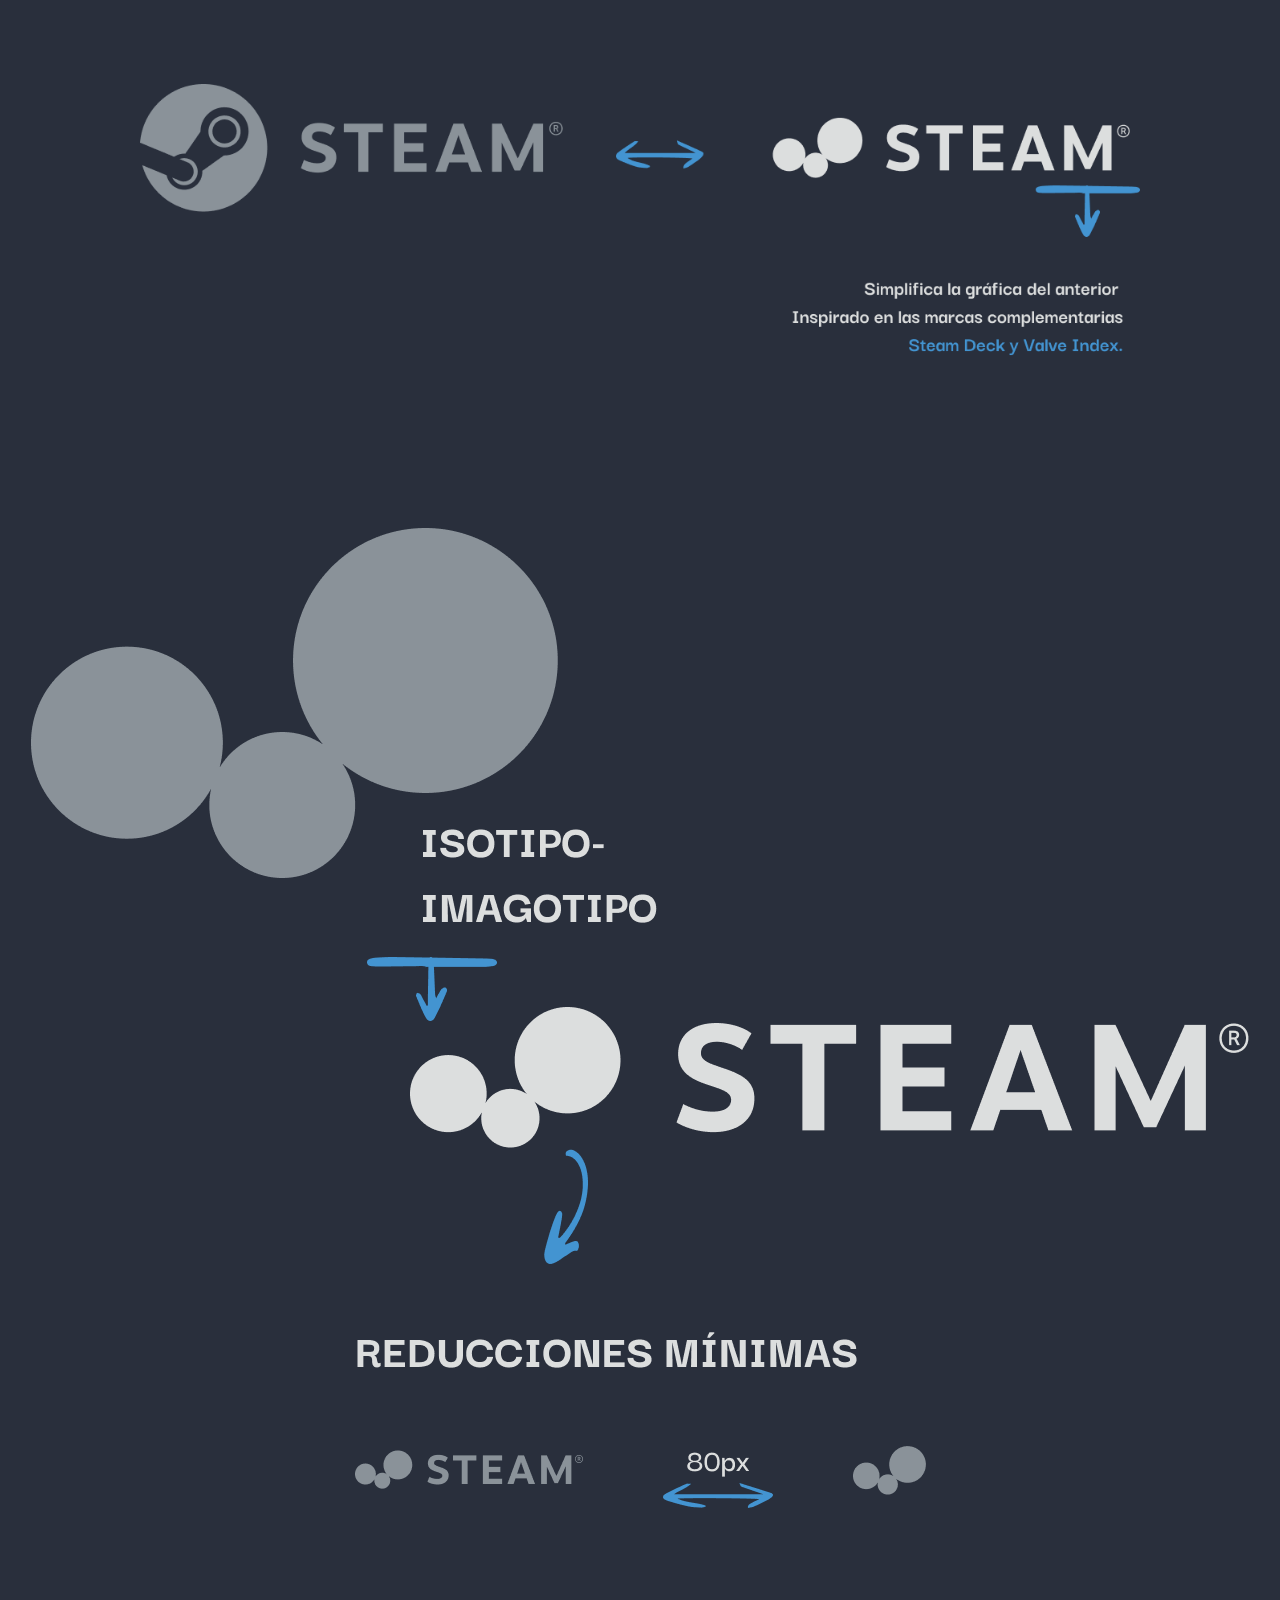
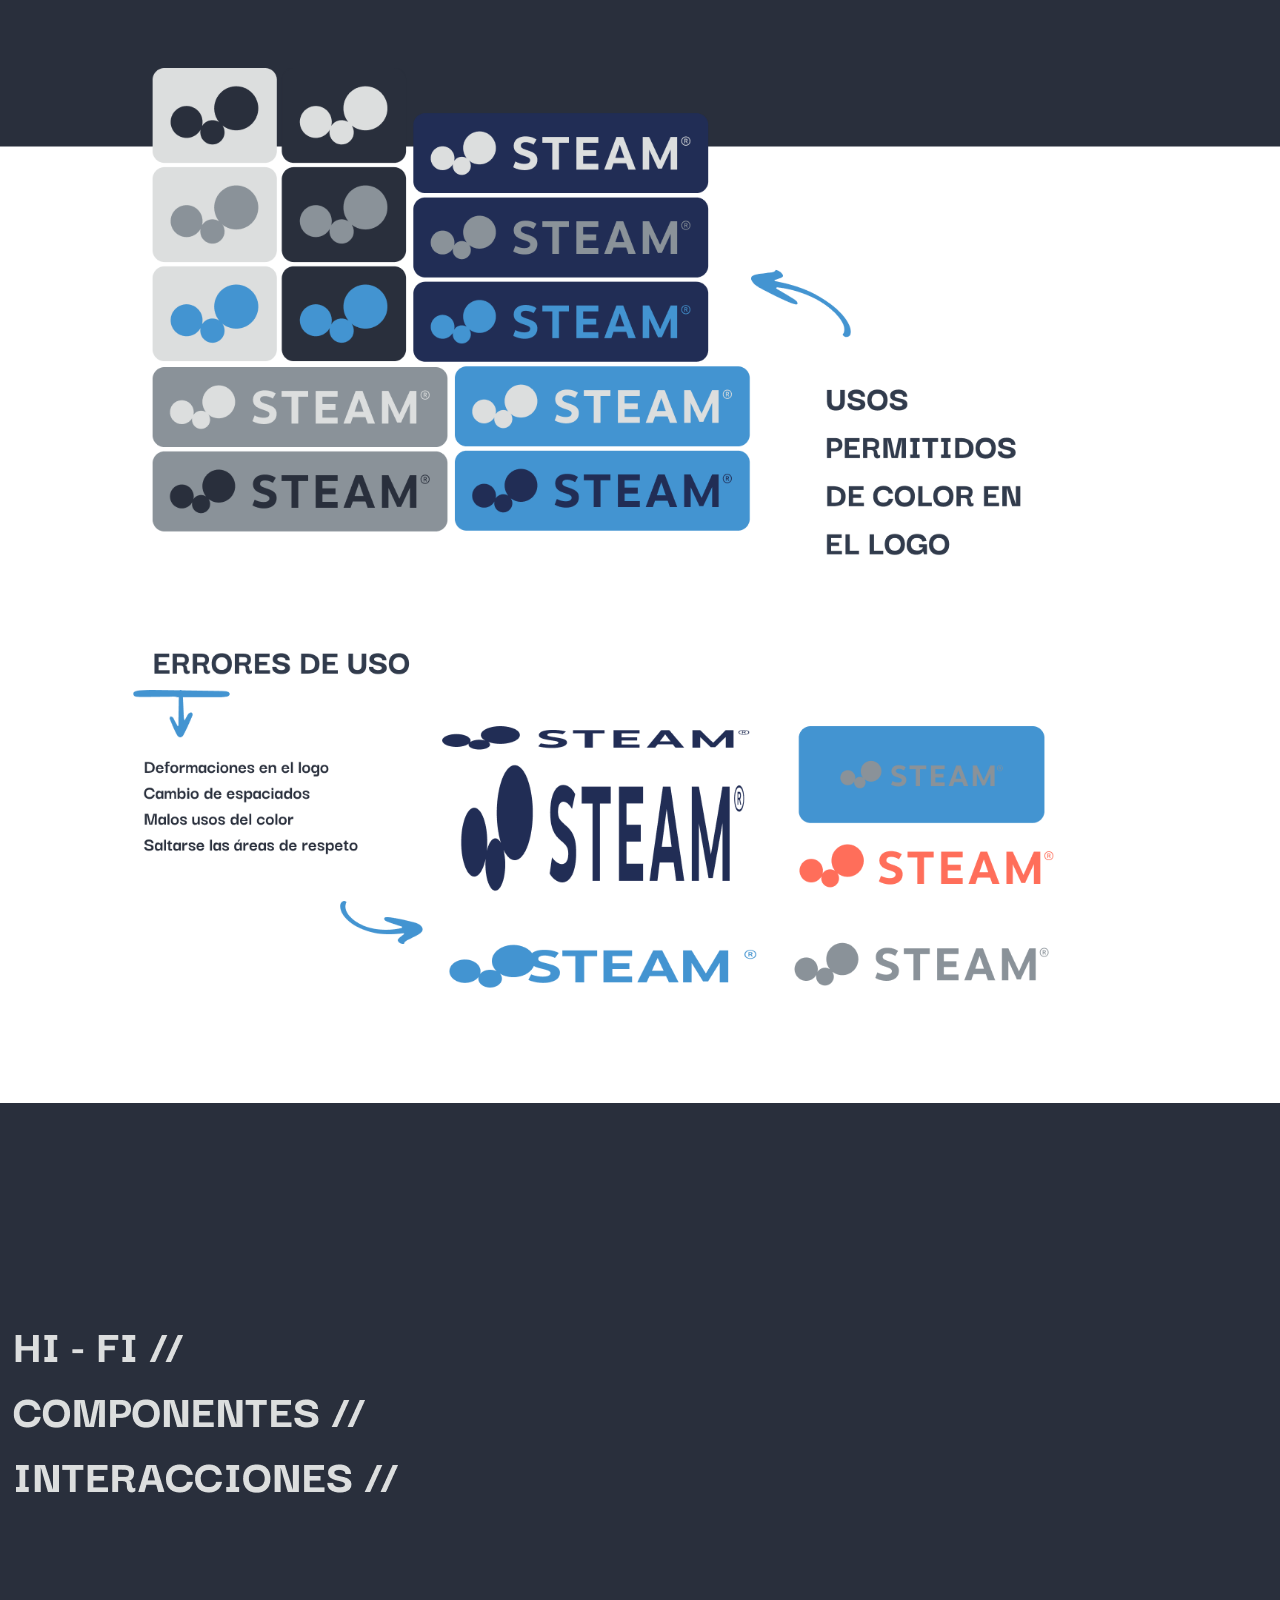
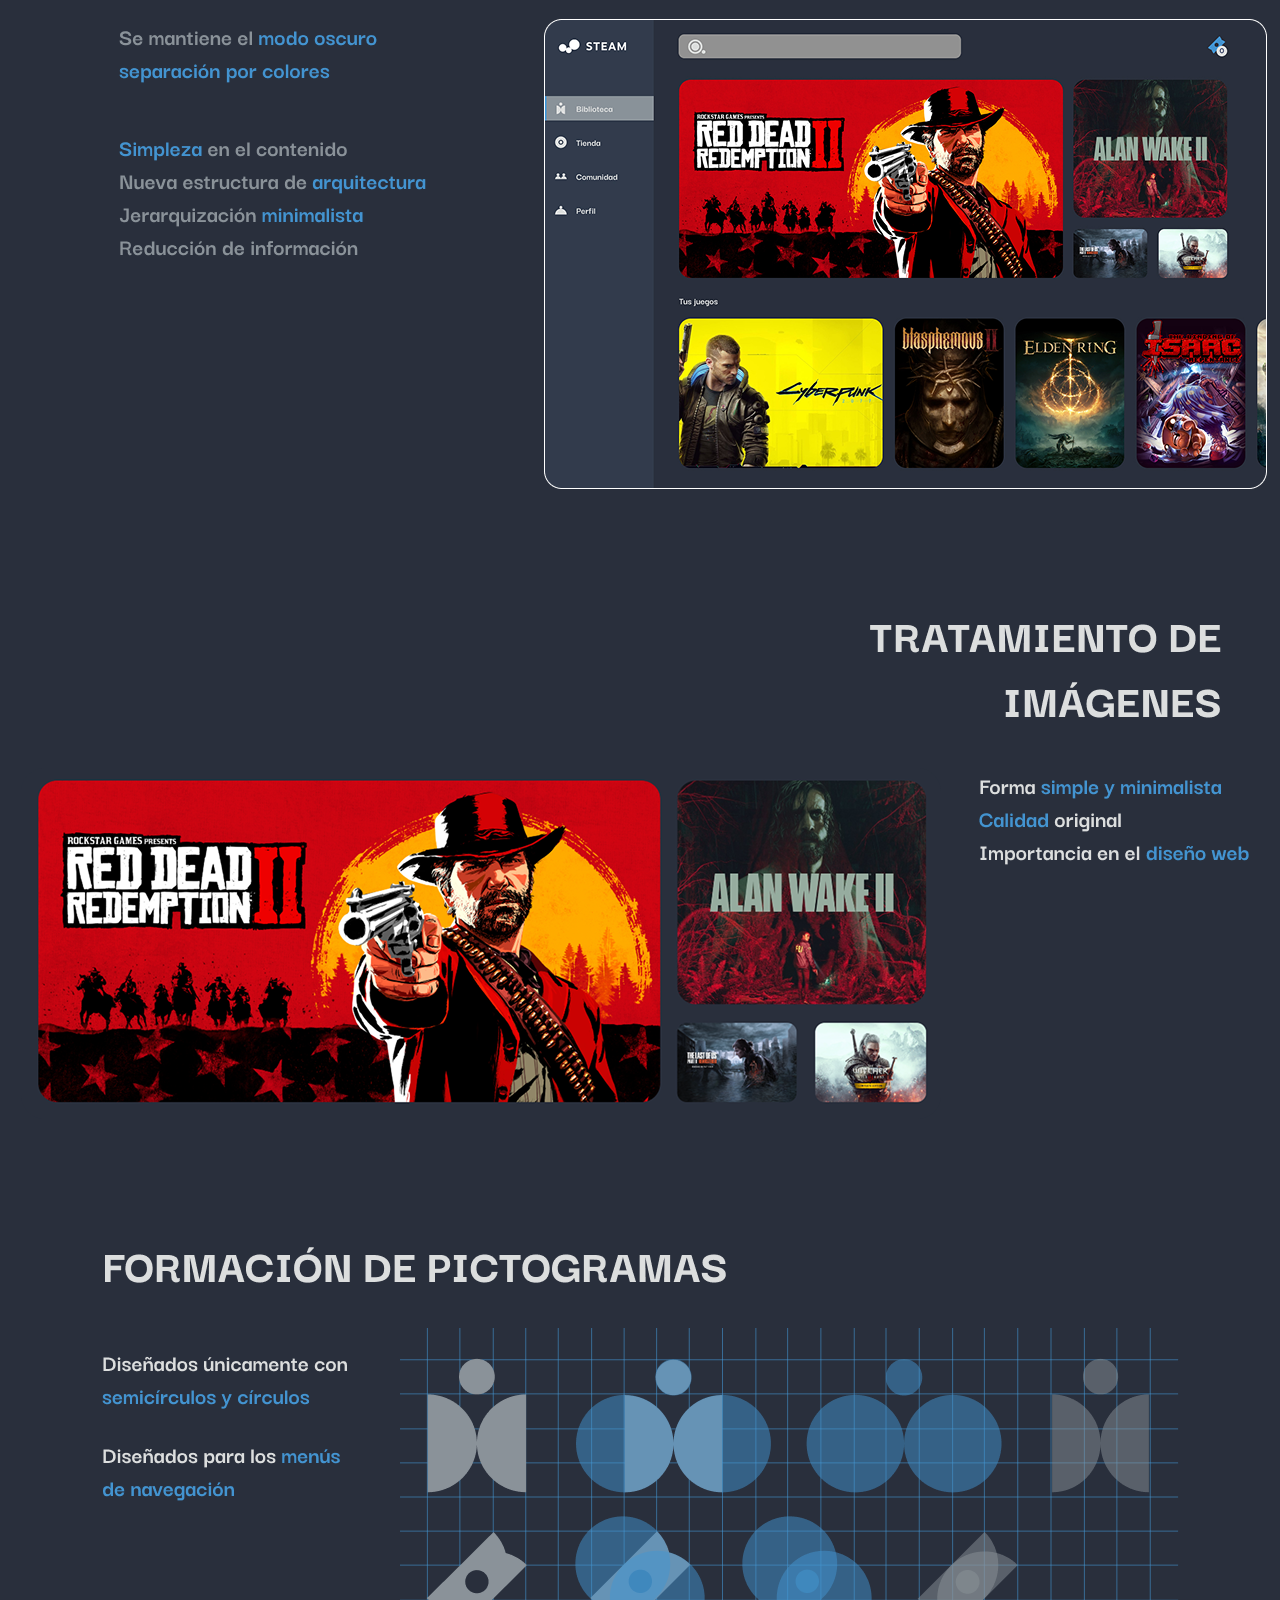
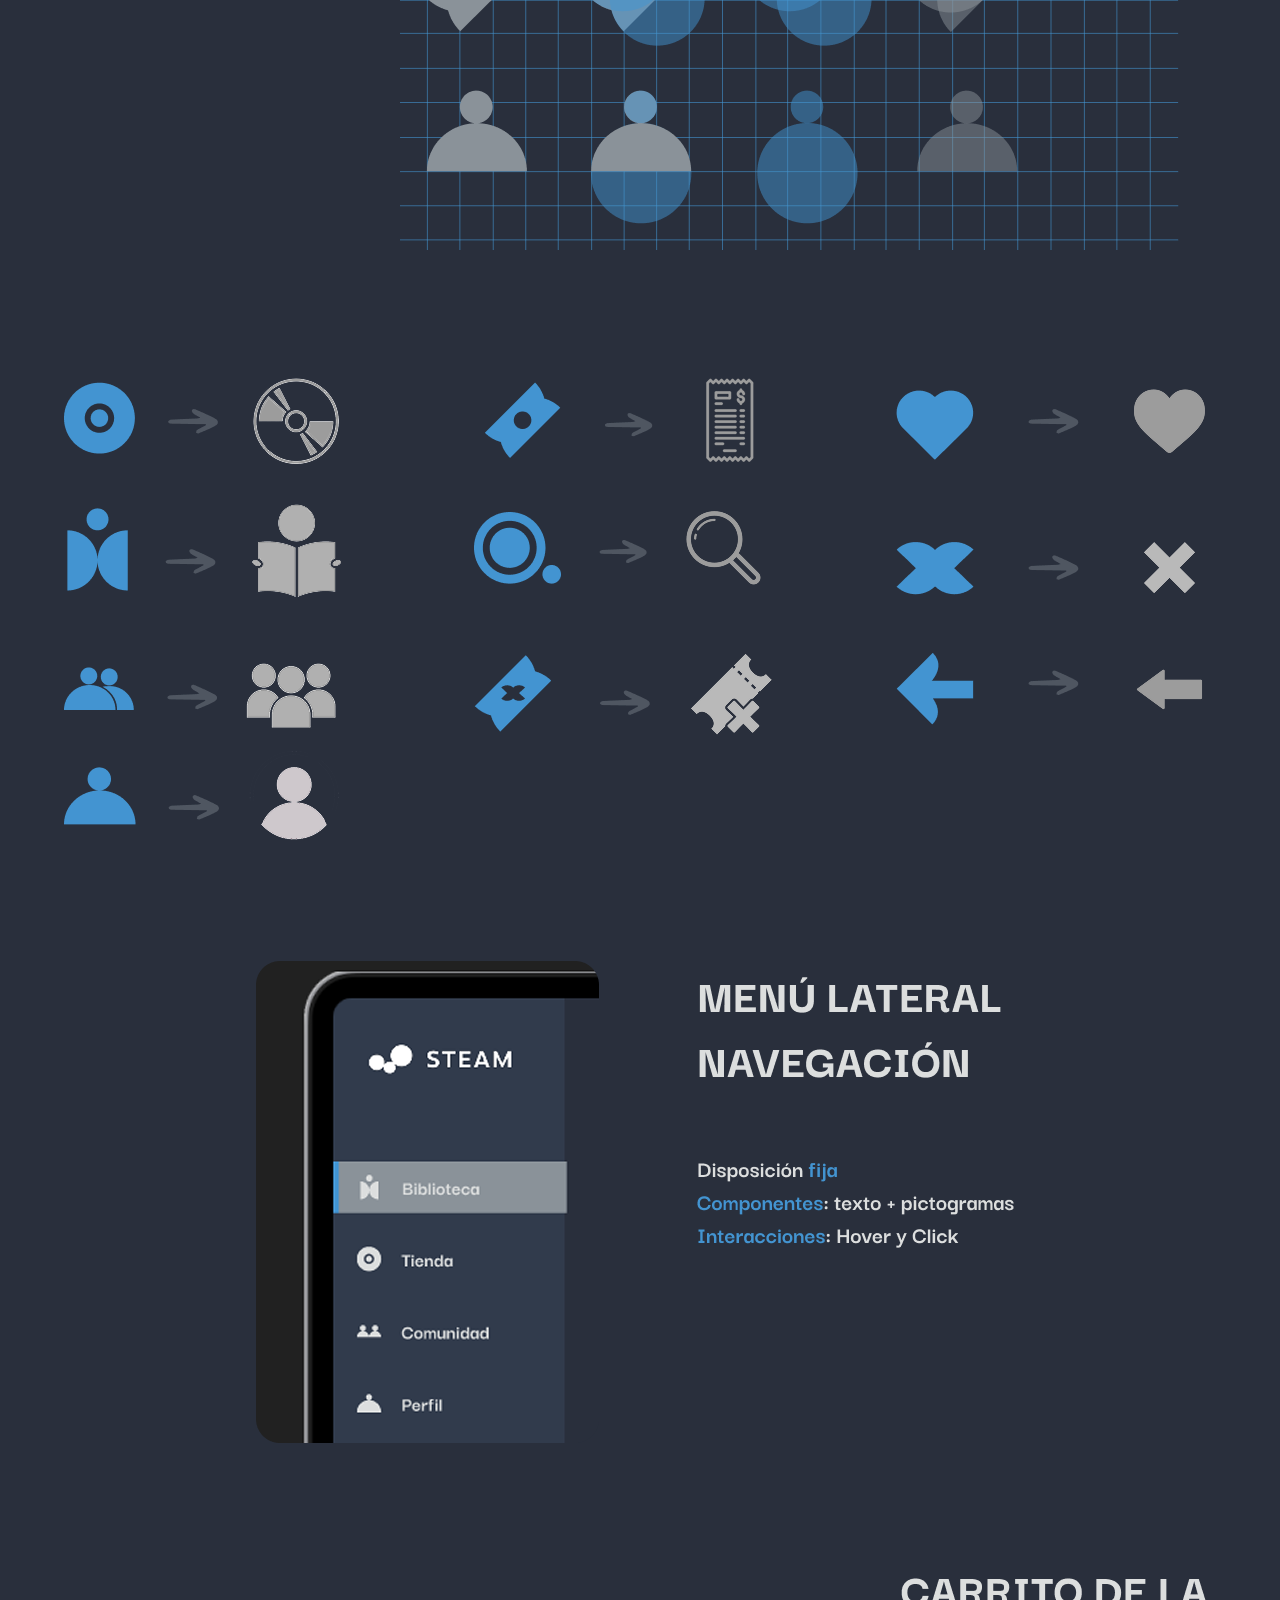
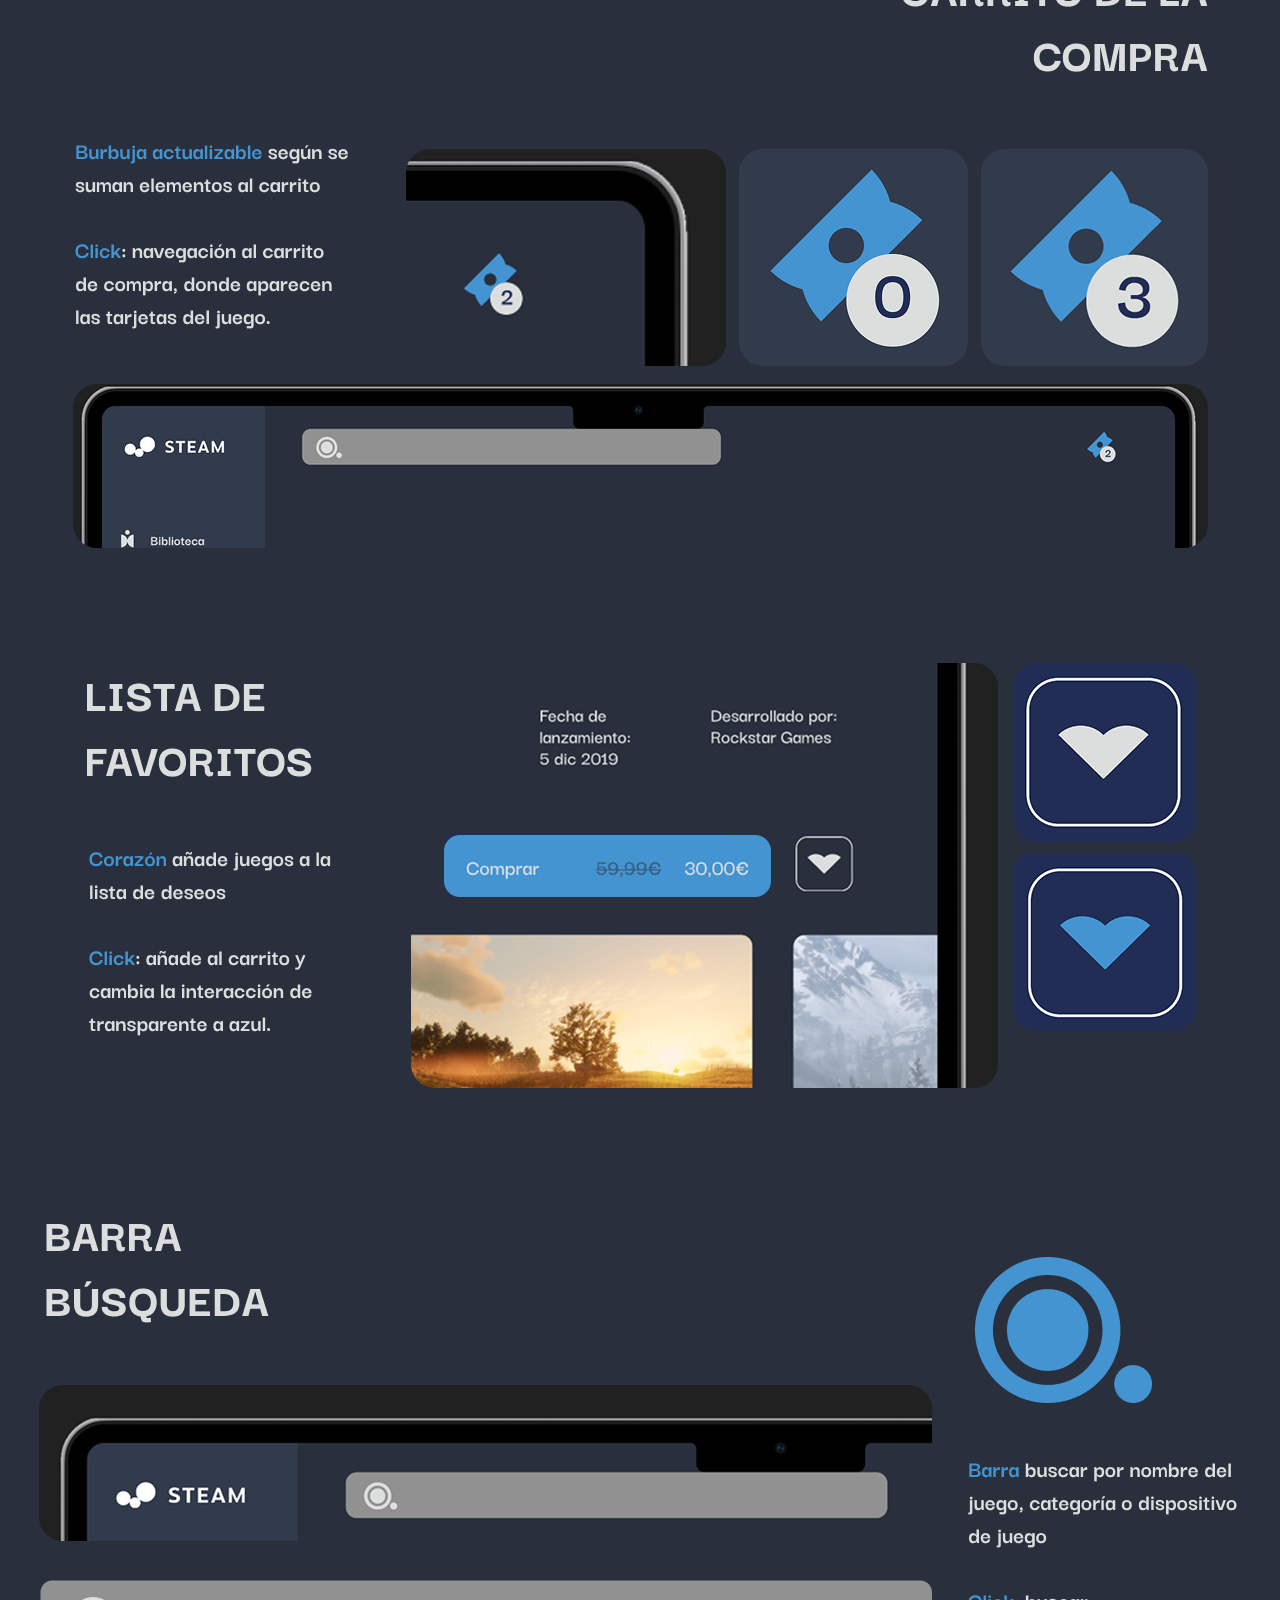
<file: html/steam.html>
<!DOCTYPE html>
<html lang="es">

<head>

    <meta charset="UTF-8">
    <meta name="viewport" content="width=device-width, initial-scale=1.0">
    <link rel="icon" href="../../assets/img/icon_ml.png" type="image/png">
    <link rel="stylesheet" href="/assets/sass/main.css">
    <link rel="stylesheet" href="https://cdn.jsdelivr.net/npm/bootstrap-icons@1.10.5/font/bootstrap-icons.css">
    <link rel="preconnect" href="https://fonts.googleapis.com">
    <link rel="preconnect" href="https://fonts.gstatic.com" crossorigin>
    <link href="https://fonts.googleapis.com/css2?family=Sora:wght@100..800&display=swap" rel="stylesheet">

    <title>Steam</title>
</head>

<body>
    <div class="app">
        <header class="nav">
            <!-- Logo a la izquierda -->
            <div class="icon_ml">
                <a href="../index.html">
                    <img src="../../assets/img/icon_ml.png" alt="Logo">
                </a>
            </div>
            <!-- Flecha de Volver y texto "Trabajos" -->
            <div class="center-content">
                <a href="trabajos.html" class="back-btn">
                    <span>&larr;

                    </span> Trabajos
                </a>

            </div>
            <!-- Botón de menú a la derecha -->
            <div class="menu_button">
                <a class="btn" href="#" id="menuToggle">Menú</a>
            </div>
        </header>




        <!-- Menú lateral -->
        <nav id="dropdownMenu" class="side-menu">
            <div class="menu-header">
                <span>Menú</span>
                <button id="closeMenu">&times;</button>
            </div>
            <ul>
                <li><a href="../index.html">Inicio</a></li>
                <li><a href="trabajos.html">Trabajos</a></li>
                <li><a href="/html/about_me.html">Sobre mí</a></li>
                <li><a href="#" id="contactTrigger">Contacto</a></li>
            </ul>
        </nav>
        <div id="scrollProgress"></div>

        <!-- ========================================================================================================
        =====================================SECCIÓN: .proyect ==================================================-->
        <div id="proyect_steam">
            <div class="hero_proyect">
                <div class="overlay"></div>
                <div class="hero_content">
                    <img src="/assets/img/Steam/logo_hero.png" alt="">
                    <h2 id="trabajoId">Rediseño - Diseño Web - Prototipado</h2>
                </div>
            </div>

            <!--Menu NAV-->
            <div class="submenu-trabajo">
                <ul>
                    <li><a href="#filosofia">Filosofia</a></li>
                    <li><a href="#tipografia">Tipografías</a></li>
                    <li><a href="#paleta">Paleta de Color</a></li>
                    <li><a href="#logotipo">Logotipo</a></li>
                    <li><a href="#isotipo">Isotipo</a></li>
                    <li><a href="#hi-fi">Hi - Fi</a></li>
                </ul>
            </div>

            <div class="proyect_content_steam">
                <div class="info_proyect">
                    <div class="brief">
                        <div class="info_brief">
                            <div id="briefing_title">Briefing</div>
                            <div id="briefing_content">
                                Rediseño integral de la interfaz y la identidad gráfica de Steam, la plataforma digital
                                líder en distribución de videojuegos. El objetivo fue mejorar la usabilidad,
                                accesibilidad y experiencia visual tanto en versión web como app, manteniendo su esencia
                                y valores de marca.
                            </div>
                            <div class="categories"> Rediseño - Diseño web - Prototipado - Programación </div>
                        </div>
                    </div>
                    <div class="plus_info">
                        <div class="asignatura">
                            <div id="asignatura_title">Asignatura</div>
                            <div id="asignatura_content">
                                Proyectos interdisciplinares de diseño gráfico
                                3º Diseño gráfico
                                <br><br>
                                Trabajo grupal
                            </div>
                        </div>
                    </div>
                </div>




                <!-- ========================================================================================================
        =====================================SECCIÓN: OBJETIVOS ==================================================-->
                <div class="seccion_inicio">
                    <div class="title">Objetivos / Análisis</div>
                    <div class="objetivos_text">
                        Se estudió el recorrido histórico de la plataforma, sus funciones actuales y el comportamiento
                        de usuarios reales.
                        <br><br>
                        A través de entrevistas y benchmarks con plataformas como Epic Games o Spotify, se detectaron
                        problemas clave: sobrecarga visual, falta de jerarquía, dificultad de navegación y escasa
                        accesibilidad para usuarios con necesidades especiales.
                    </div>
                </div>

                <div class="seccion_inicio">
                    <div class="title">Propuesta visual</div>
                    <div class="objetivos_text">
                        Se diseñó una nueva identidad visual que mantiene el tono oscuro característico de Steam, pero
                        con una paleta refinada y contrastada. Se utilizó la tipografía Darker Grotesque combinada con
                        Arial, y se creó un sistema modular con tarjetas redondeadas, pictogramas propios y jerarquía
                        clara.
                    </div>
                </div>


                <div id="video_proyect">
                    <img src="/assets/img/Steam/hero_dentro.png" alt="">
                </div>





                <div id="filosofia" class="imagen_centrada">
                    <img src="/assets/img/Steam/filosofia.png" alt="">
                </div>
                <div id="tipografia" class="imagen_centrada_columnas">
                    <img id="img1" src="/assets/img/Steam/tipografias.png" alt="">
                    <img id="img2" src="/assets/img/Steam/tipografias2.png" alt="">
                </div>



                <div id="paleta">
                    <img src="/assets/img/Steam/colores_steam.png" alt="">
                    <img src="/assets/img/Steam/colores_usos.png" alt="">
                </div>

                <div id="logotipo" class="imagen_centrada_columnas">
                    <img src="/assets/img/Steam/logo.png" alt="">
                    <img id="img_margin" src="/assets/img/Steam/logo_formación.png" alt="">
                    <img src="/assets/img/Steam/log_construccion.png" alt="">
                    <img id="referencias" src="/assets/img/Steam/referencias.png" alt="">
                    <img src="/assets/img/Steam/referencias2.png" alt="">
                </div>

                <div id="isotipo" class="imagen_centrada_columnas">
                    <img src="/assets/img/Steam/isotipo.png" alt="">
                    <img src="/assets/img/Steam/reducciones.png" alt="">
                    <img id="errores" src="/assets/img/Steam/errores_uso.png" alt="">
                </div>

                <div id="hi-fi" class="imagen_centrada_columnas">
                    <img src="/assets/img/Steam/hi-fi.png" alt="">
                    <img src="/assets/img/Steam/tratamiento.png" alt="">
                    <img src="/assets/img/Steam/formacion_pictogramas.png" alt="">
                    <img src="/assets/img/Steam/pioctogramas.png" alt="">
                    <img src="/assets/img/Steam/menu_lateral.png" alt="">
                    <img src="/assets/img/Steam/carrito.png" alt="">
                    <img src="/assets/img/Steam/favoritos.png" alt="">
                    <img src="/assets/img/Steam/barra_busuqeda.png" alt="">
                    <img src="/assets/img/Steam/juego_individual.png" alt="">
                    <img src="/assets/img/Steam/elementos_variables.png" alt="">
                    <img src="/assets/img/Steam/pantalla_carga.png" alt="">
                    <img src="/assets/img/Steam/carrito_pantalla.png" alt="">
                    <img src="/assets/img/Steam/portal_pago.png" alt="">
                    <img src="/assets/img/Steam/app.png" alt="">
                </div>


                <a href="#" class="scroll-to-top" id="scrollToTop">
                    ↑
                </a>

                <div class="programas_steam">
                    <div class="title">Programas utilizados para el proyecto</div>
                    <div class="programas_icon">
                        <img src="/assets/img/iconos apps/figma.png" alt="">
                        <img src="/assets/img/iconos apps/ai.png" alt="">
                        <img src="/assets/img/iconos apps/visual.png" alt="">
                        <img src="/assets/img/iconos apps/ps.png" alt="">
                    </div>
                </div>
            </div>
        </div>

    </div>



    <!--FOOTER INDIVIDUALES -->
    <div class="container_footer">
        <div class="redes">
            <div class="behance">
                <div class="behance_nombre">
                    BEHANCE
                </div>
                <div class="arrow">
                    <svg xmlns="http://www.w3.org/2000/svg" width="12" height="12" fill="currentColor"
                        class="bi bi-arrow-up-right" viewBox="0 0 16 16">
                        <path fill-rule="evenodd"
                            d="M14 2.5a.5.5 0 0 0-.5-.5h-6a.5.5 0 0 0 0 1h4.793L2.146 13.146a.5.5 0 0 0 .708.708L13 3.707V8.5a.5.5 0 0 0 1 0z" />
                    </svg>
                </div>
            </div>
            <div class="instagram">
                <div class="instagram_nombre">
                    INSTAGRAM
                </div>
                <div class="arrow">
                    <svg xmlns="http://www.w3.org/2000/svg" width="12" height="12" fill="currentColor"
                        class="bi bi-arrow-up-right" viewBox="0 0 16 16">
                        <path fill-rule="evenodd"
                            d="M14 2.5a.5.5 0 0 0-.5-.5h-6a.5.5 0 0 0 0 1h4.793L2.146 13.146a.5.5 0 0 0 .708.708L13 3.707V8.5a.5.5 0 0 0 1 0z" />
                    </svg>
                </div>
            </div>
        </div>

        <div class="correo">
            <a href="https://mail.google.com/mail/?view=cm&to=marialesmes87@gmail.com&su=Hola!&body=Quiero%20contactarte"
                target="_blank">MARIALESMES87@GMAIL.COM</a>
            <div class="arrow">
                <svg xmlns="http://www.w3.org/2000/svg" width="12" height="12" fill="currentColor"
                    class="bi bi-arrow-up-right" viewBox="0 0 16 16">
                    <path fill-rule="evenodd"
                        d="M14 2.5a.5.5 0 0 0-.5-.5h-6a.5.5 0 0 0 0 1h4.793L2.146 13.146a.5.5 0 0 0 .708.708L13 3.707V8.5a.5.5 0 0 0 1 0z" />
                </svg>
            </div>
        </div>
    </div>
    <!-- Fondo desenfocado -->
    <div id="overlay" class="overlay"></div>

    </div>
    <div class="custom-cursor" id="cursor"></div>

    <script src="/app/main.js"></script>
</body>

</html>
</file>
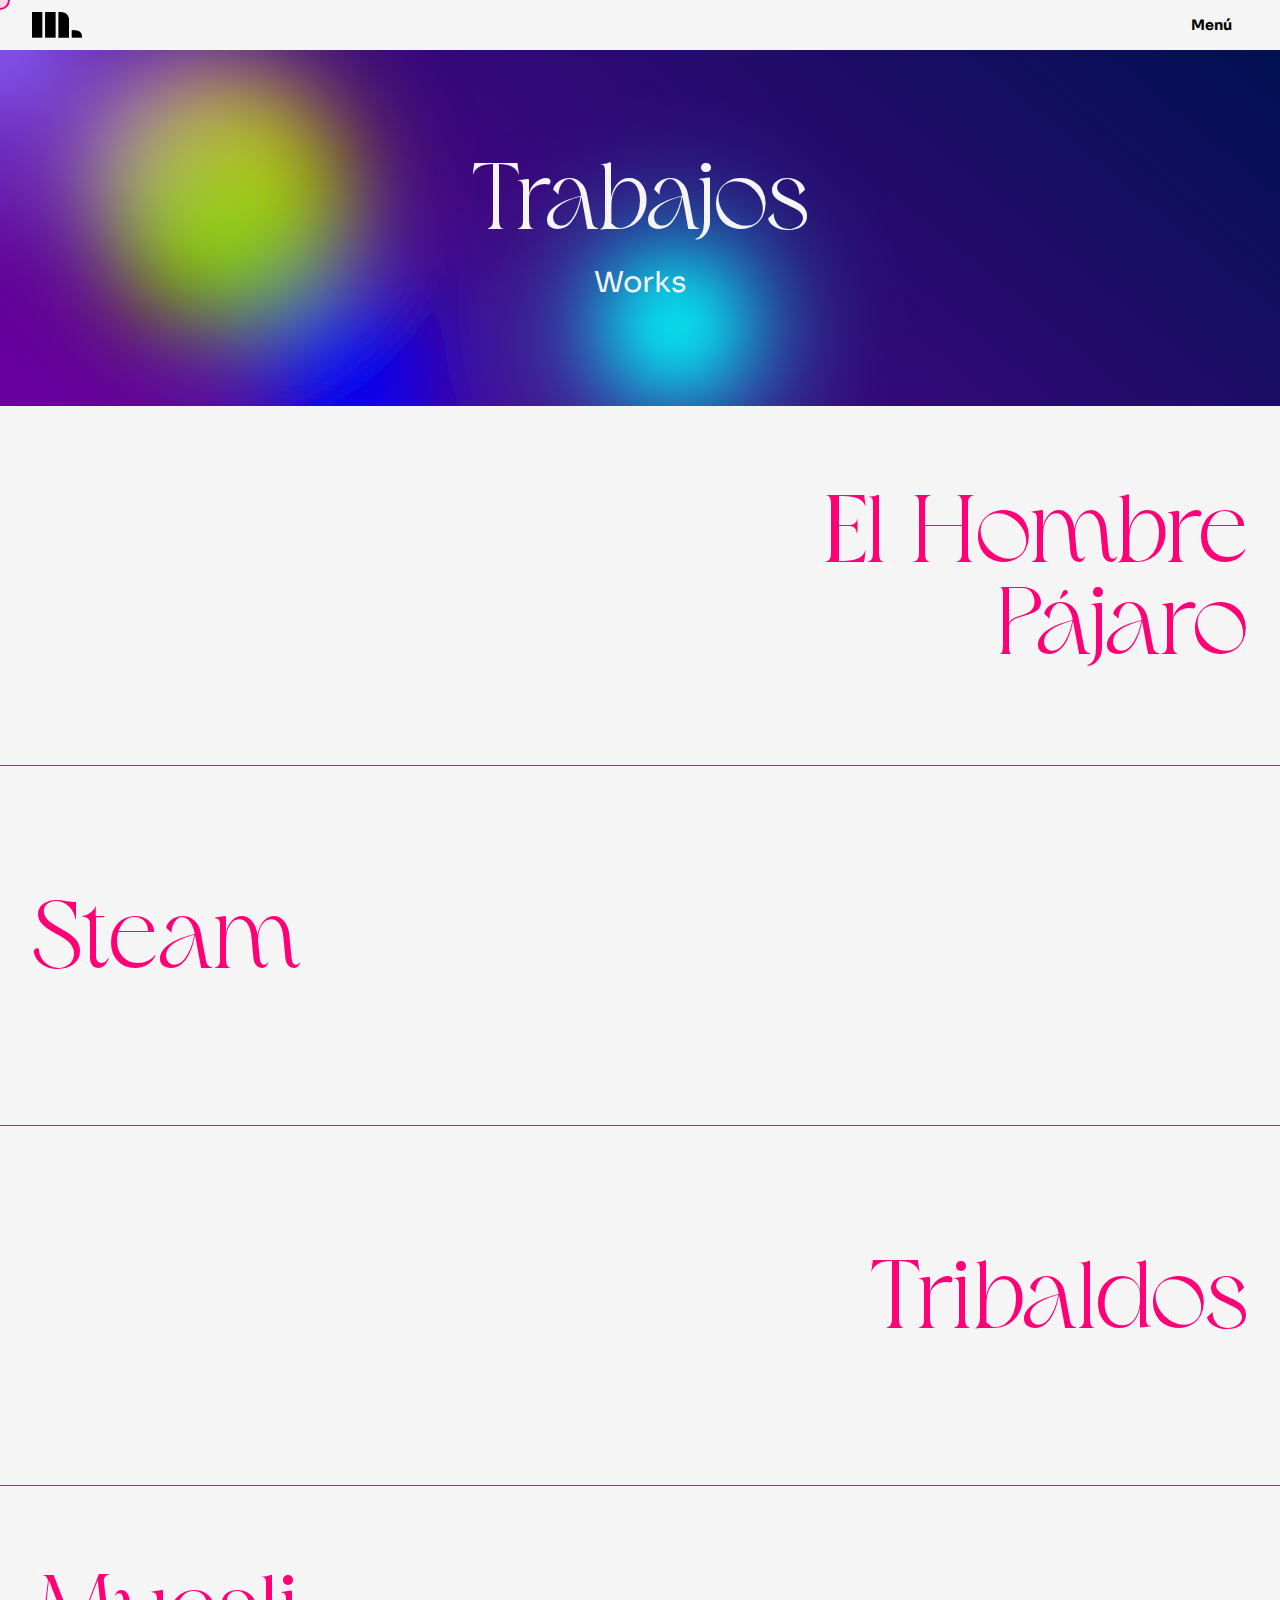
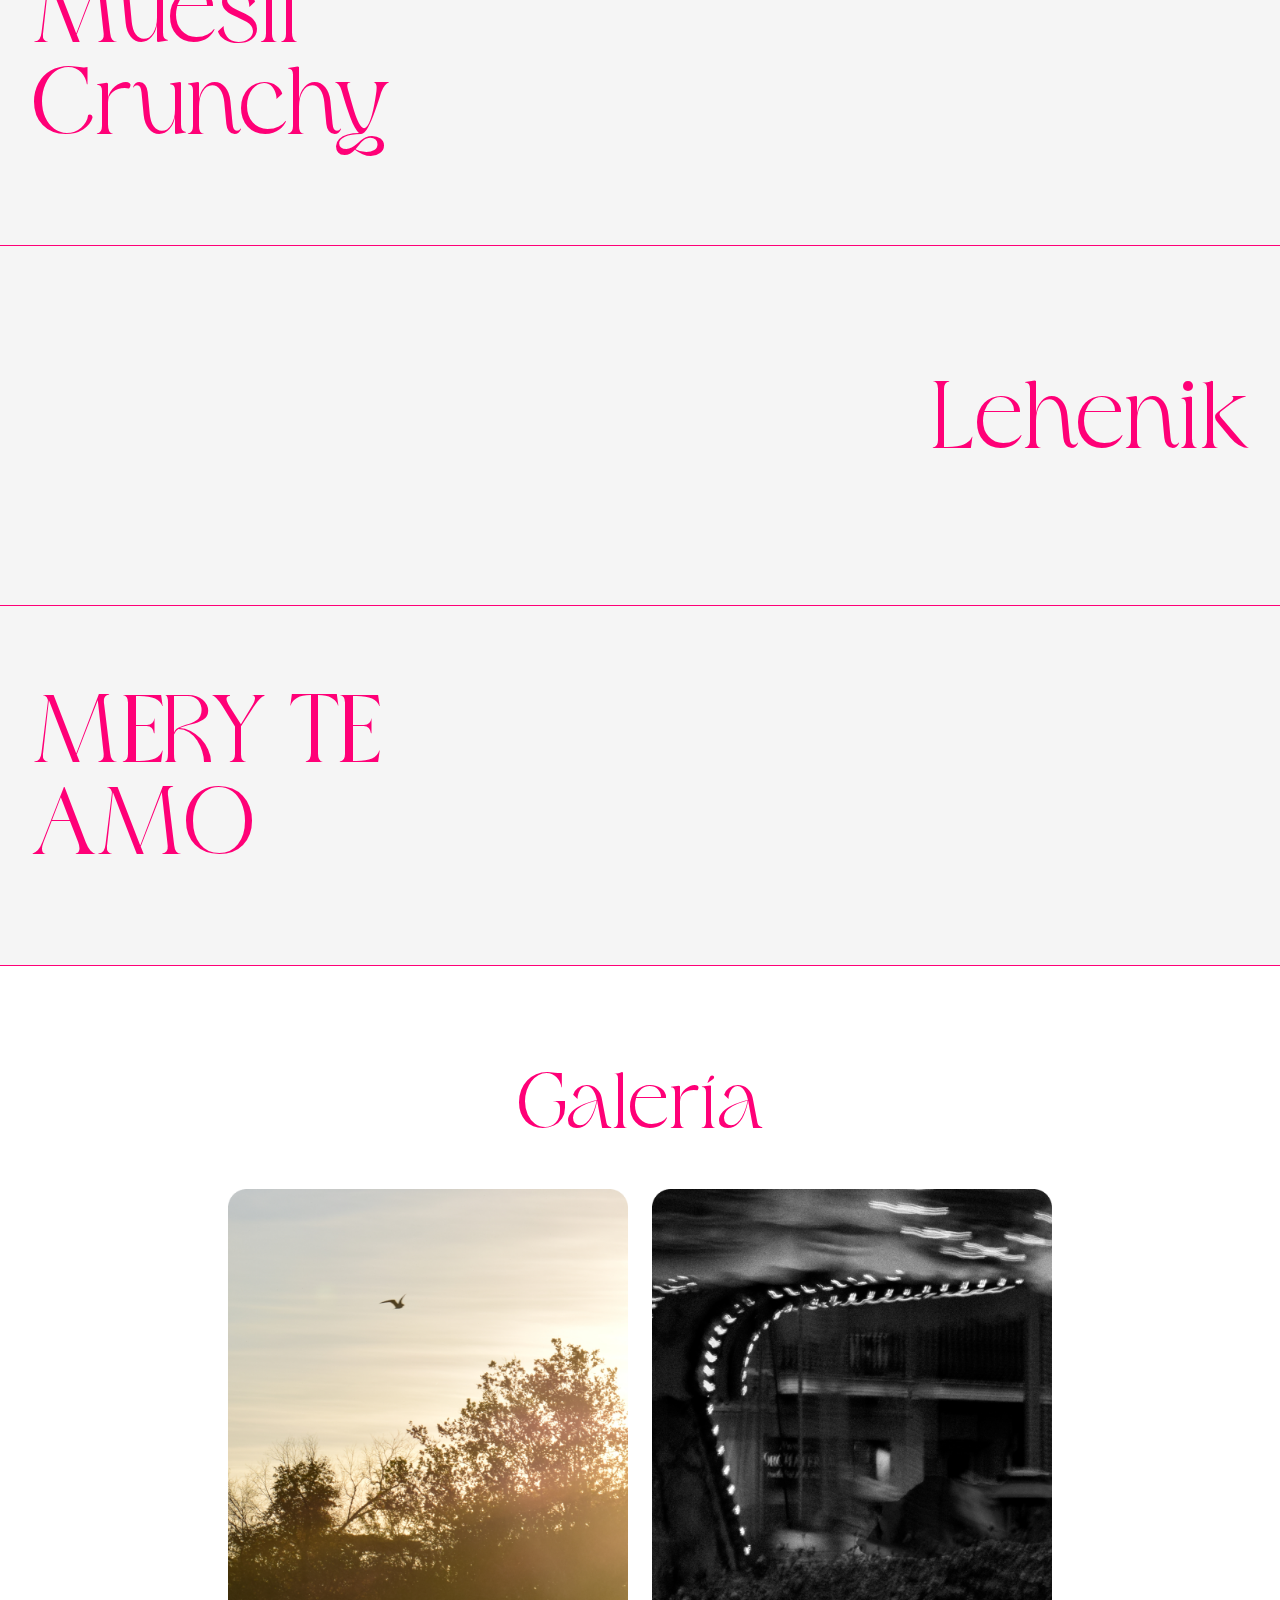
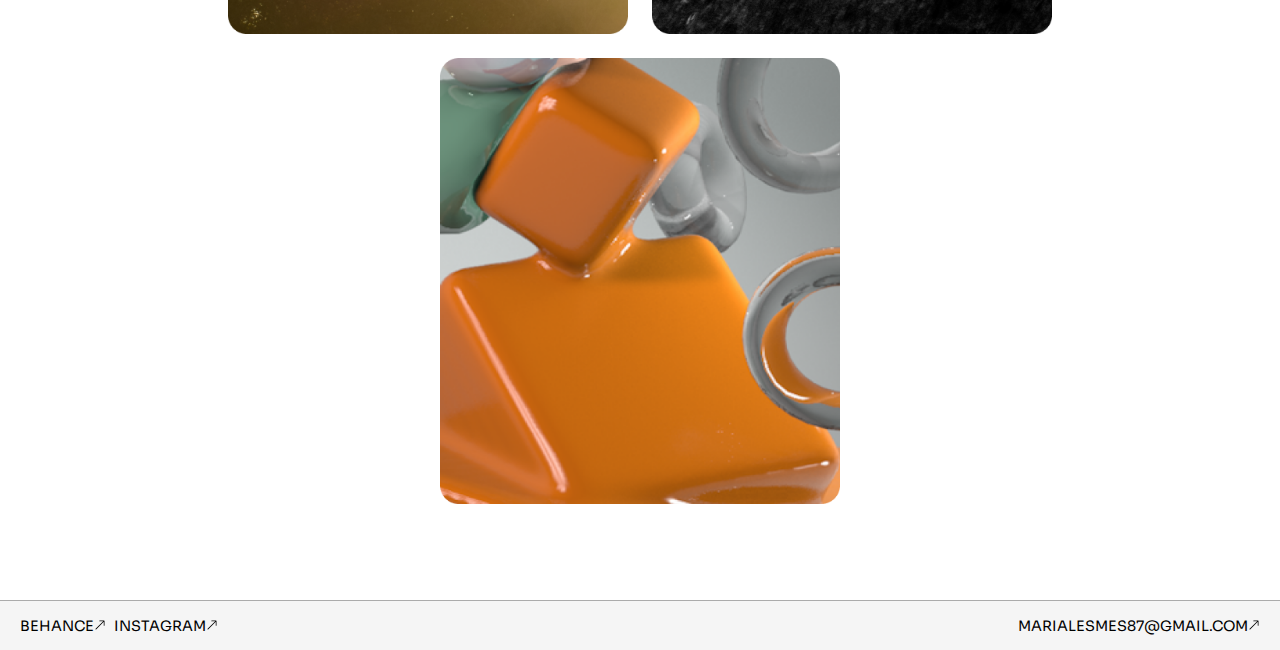
<file: html/trabajos.html>
<!DOCTYPE html>
<html lang="es">

<head>

    <meta charset="UTF-8">
    <meta name="viewport" content="width=device-width, initial-scale=1.0">
    <link rel="icon" href="../../assets/img/icon_ml.png" type="image/png">
    <link rel="stylesheet" href="/assets/sass/main.css">
    <link rel="stylesheet" href="https://cdn.jsdelivr.net/npm/bootstrap-icons@1.10.5/font/bootstrap-icons.css">
    <link rel="preconnect" href="https://fonts.googleapis.com">
    <link rel="preconnect" href="https://fonts.gstatic.com" crossorigin>
    <link href="https://fonts.googleapis.com/css2?family=Sora:wght@100..800&display=swap" rel="stylesheet">
    <title>Trabajos</title>
</head>

<body>
    <div class="app">
        <header class="nav">
            <div class="icon_ml">
                <a href="../index.html"><img src="../assets/img/icon_ml.png" alt="Logo"></a>
            </div>
            <div class="menu_button">
                <a class="btn" href="#" id="menuToggle">Menú</a>
            </div>
        </header>


        <!-- Menú lateral -->
        <nav id="dropdownMenu" class="side-menu">
            <div class="menu-header">
                <span>Menú</span>
                <button id="closeMenu">&times;</button>
            </div>
            <ul>
                <li><a href="trabajos.html">Trabajos</a></li>
                <!-- <li><a href="#">Servicios</a></li> -->
                <li><a href="/html/about_me.html">Sobre mí</a></li>

                <!-- <li><a href="#">Tienda</a></li> -->
                <li><a href="#">Contacto</a></li>
            </ul>
        </nav>
        <div id="scrollProgress"></div>
        <div class="trabajos">
            <div class="hero">
                <!-- Background gradient added here -->
                <div class="gradient-bg">
                    <svg xmlns="http://www.w3.org/2000/svg">
                        <defs>
                            <filter id="goo">
                                <feGaussianBlur in="SourceGraphic" stdDeviation="10" result="blur" />
                                <feColorMatrix in="blur" mode="matrix"
                                    values="1 0 0 0 0  0 1 0 0 0  0 0 1 0 0  0 0 0 18 -8" result="goo" />
                                <feBlend in="SourceGraphic" in2="goo" />
                            </filter>
                        </defs>
                    </svg>
                    <div class="gradients-container">
                        <div class="g1"></div>
                        <div class="g2"></div>
                        <div class="g3"></div>
                        <div class="g4"></div>
                        <div class="g5"></div>
                        <div class="interactive"></div>
                    </div>
                </div>
                <div class="overlay"></div>
                <h1 id="workId">Trabajos</h1>
                <h2 id="trabajoId">Works</h2>
            </div>

            <div class="gallery">
                <a href="./patito.html" id="patito_feo" class="fotoR">
                    <p class="right">El Hombre Pájaro</p>
                </a>
                <a href="./steam.html" id="steam" class="fotoL">
                    <p class="left">Steam</p>
                </a>
                <a href="./tribaldos.html" id="tribaldos" class="fotoR">
                    <p class="right">Tribaldos</p>
                </a>
                <a href="./muesli.html" id="muesli" class="fotoL">
                    <p class="left">Muesli Crunchy</p>
                </a>
                <a href="./lehenik.html" id="lehenik" class="fotoR">
                    <p class="right">Lehenik</p>
                </a>
                <div id="#" class="fotoL">
                    <p class="left">MERY TE AMO</p>
                </div>

            </div>
            <div id="galeria">
                <p class="galeria_titulo">Galería</p>
                <div class="galeria_fotos_content">
                    <a href="./galeria_fotos.html">
                        <div class="foto_hover">
                            <img src="/assets/img/galerias/portada_galeria.png" alt="">
                            <div class="texto_hover">
                                <h3>Galería de fotografías</h3>
                                <p>Retratos //<br>
                                    Bodegones //<br>
                                    Paisajes //</p>
                            </div>
                        </div>
                    </a>
                    <a href="/html/galeria_visuales.html">
                        <div class="foto_hover">
                            <img src="/assets/img/galerias/portada_visuales.png" alt="">
                            <div class="texto_hover">
                                <h3>Galería de Visuales</h3>
                                <p>Branding // <br>
                                    Trailers // <br>
                                    Vídeos // <br>
                                    Ilustraciones // <br>
                                    Serigrafía // <br>
                                </p>
                            </div>
                        </div>
                    </a>
                    <a href="/html/galeria_renders.html">
                        <div class="foto_hover">
                            <img src="/assets/img/galerias/portada_renders.png" alt="">
                            <div class="texto_hover">
                                <h3>Galería de renders 3D</h3>
                                <p>Esculturas // <br>
                                    Objetos // <br>
                                    Logotipos // <br>
                                </p>
                            </div>
                        </div>
                    </a>
                </div>
            </div>
        </div>

        <a href="#" class="scroll-to-top" id="scrollToTop">
            ↑
        </a>



        <div class="container_footer">
            <div class="redes">
                <div class="behance">
                    <div class="behance_nombre">
                        BEHANCE
                    </div>
                    <div class="arrow">
                        <svg xmlns="http://www.w3.org/2000/svg" width="12" height="12" fill="currentColor"
                            class="bi bi-arrow-up-right" viewBox="0 0 16 16">
                            <path fill-rule="evenodd"
                                d="M14 2.5a.5.5 0 0 0-.5-.5h-6a.5.5 0 0 0 0 1h4.793L2.146 13.146a.5.5 0 0 0 .708.708L13 3.707V8.5a.5.5 0 0 0 1 0z" />
                        </svg>
                    </div>
                </div>
                <div class="instagram">
                    <div class="instagram_nombre">
                        INSTAGRAM
                    </div>
                    <div class="arrow">
                        <svg xmlns="http://www.w3.org/2000/svg" width="12" height="12" fill="currentColor"
                            class="bi bi-arrow-up-right" viewBox="0 0 16 16">
                            <path fill-rule="evenodd"
                                d="M14 2.5a.5.5 0 0 0-.5-.5h-6a.5.5 0 0 0 0 1h4.793L2.146 13.146a.5.5 0 0 0 .708.708L13 3.707V8.5a.5.5 0 0 0 1 0z" />
                        </svg>
                    </div>
                </div>
            </div>

            <div class="correo">
                <a href="https://mail.google.com/mail/?view=cm&to=marialesmes87@gmail.com&su=Hola!&body=Quiero%20contactarte"
                    target="_blank">MARIALESMES87@GMAIL.COM</a>
                <div class="arrow">
                    <svg xmlns="http://www.w3.org/2000/svg" width="12" height="12" fill="currentColor"
                        class="bi bi-arrow-up-right" viewBox="0 0 16 16">
                        <path fill-rule="evenodd"
                            d="M14 2.5a.5.5 0 0 0-.5-.5h-6a.5.5 0 0 0 0 1h4.793L2.146 13.146a.5.5 0 0 0 .708.708L13 3.707V8.5a.5.5 0 0 0 1 0z" />
                    </svg>
                </div>
            </div>
        </div>
        <!-- Fondo desenfocado -->
        <div id="overlay" class="overlay"></div>

    </div>
    <div class="custom-cursor" id="cursor"></div>

    <script src="/app/main.js"></script>
</body>

</html>
</file>
<file: assets/sass/main.css>
@charset "UTF-8";
/***
    The new CSS reset - version 1.8.4 (last updated 14.2.2023)
    GitHub page: https://github.com/elad2412/the-new-css-reset
***/
/*
    Remove all the styles of the "User-Agent-Stylesheet", except for the 'display' property
    - The "symbol *" part is to solve Firefox SVG sprite bug
 */
*:where(:not(html, iframe, canvas, img, svg, video, audio):not(svg *, symbol *)) {
  all: unset;
  display: revert;
}

/* Preferred box-sizing value */
*,
*::before,
*::after {
  box-sizing: border-box;
}

/* Reapply the pointer cursor for anchor tags */
a, button {
  cursor: revert;
}

/* Remove list styles (bullets/numbers) */
ol, ul, menu {
  list-style: none;
}

/* For images to not be able to exceed their container */
img {
  max-inline-size: 100%;
  max-block-size: 100%;
}

/* removes spacing between cells in tables */
table {
  border-collapse: collapse;
}

/* Safari - solving issue when using user-select:none on the <body> text input doesn't working */
input, textarea {
  -webkit-user-select: auto;
}

/* revert the 'white-space' property for textarea elements on Safari */
textarea {
  white-space: revert;
}

/* minimum style to allow to style meter element */
meter {
  -webkit-appearance: revert;
  -moz-appearance: revert;
       appearance: revert;
}

/* preformatted text - use only for this feature */
:where(pre) {
  all: revert;
}

/* reset default text opacity of input placeholder */
::-moz-placeholder {
  color: unset;
}
::placeholder {
  color: unset;
}

/* remove default dot (•) sign */
::marker {
  content: initial;
}

/* fix the feature of 'hidden' attribute.
   display:revert; revert to element instead of attribute */
:where([hidden]) {
  display: none;
}

/* revert for bug in Chromium browsers
   - fix for the content editable attribute will work properly.
   - webkit-user-select: auto; added for Safari in case of using user-select:none on wrapper element*/
:where([contenteditable]:not([contenteditable=false])) {
  -moz-user-modify: read-write;
  -webkit-user-modify: read-write;
  overflow-wrap: break-word;
  -webkit-line-break: after-white-space;
  -webkit-user-select: auto;
}

/* apply back the draggable feature - exist only in Chromium and Safari */
:where([draggable=true]) {
  -webkit-user-drag: element;
}

/* Revert Modal native behavior */
:where(dialog:modal) {
  all: revert;
}

@font-face {
  font-family: "Ophelia";
  src: url("/assets/fonts/OPHELIA-Regular.woff2") format("woff2"), url("/assets/fonts/OPHELIA-Regular.woff") format("woff");
  font-weight: normal;
  font-style: normal;
}
:root {
  --color-bg1: rgb(108, 0, 162);
  --color-bg2: rgb(0, 17, 82);
  --color1: 18, 113, 255;
  --color2: 221, 74, 255;
  --color3: 100, 220, 255;
  --color4: 200, 50, 50;
  --color5: 180, 180, 50;
  --color-interactive: 140, 100, 255;
  --circle-size: 80%;
  --blending: hard-light;
}

@keyframes moveInCircle {
  0% {
    transform: rotate(0deg);
  }
  50% {
    transform: rotate(180deg);
  }
  100% {
    transform: rotate(360deg);
  }
}
@keyframes moveVertical {
  0% {
    transform: translateY(-50%);
  }
  50% {
    transform: translateY(50%);
  }
  100% {
    transform: translateY(-50%);
  }
}
@keyframes moveHorizontal {
  0% {
    transform: translateX(-50%) translateY(-10%);
  }
  50% {
    transform: translateX(50%) translateY(10%);
  }
  100% {
    transform: translateX(-50%) translateY(-10%);
  }
}
.gradient-bg {
  width: 100vw;
  height: 100vh;
  position: relative;
  overflow: hidden;
  background: linear-gradient(40deg, var(--color-bg1), var(--color-bg2));
  top: 0;
  left: 0;
}
.gradient-bg .gradient_svg {
  position: fixed;
  top: 0;
  left: 0;
  width: 0;
  height: 0;
}
.gradient-bg .gradients-container {
  filter: url(#goo) blur(40px);
  width: 100%;
  height: 100%;
}
.gradient-bg .g1 {
  position: absolute;
  background: radial-gradient(circle at center, rgba(var(--color1), 0.8) 0, rgba(var(--color1), 0) 50%) no-repeat;
  mix-blend-mode: var(--blending);
  width: var(--circle-size);
  height: var(--circle-size);
  top: calc(50% - var(--circle-size) / 2);
  left: calc(50% - var(--circle-size) / 2);
  transform-origin: center center;
  animation: moveVertical 30s ease infinite;
  opacity: 1;
}
.gradient-bg .g2 {
  position: absolute;
  background: radial-gradient(circle at center, rgba(var(--color2), 0.8) 0, rgba(var(--color2), 0) 50%) no-repeat;
  mix-blend-mode: var(--blending);
  width: var(--circle-size);
  height: var(--circle-size);
  top: calc(50% - var(--circle-size) / 2);
  left: calc(50% - var(--circle-size) / 2);
  transform-origin: calc(50% - 400px);
  animation: moveInCircle 20s reverse infinite;
  opacity: 1;
}
.gradient-bg .g3 {
  position: absolute;
  background: radial-gradient(circle at center, rgba(var(--color3), 0.8) 0, rgba(var(--color3), 0) 50%) no-repeat;
  mix-blend-mode: var(--blending);
  width: var(--circle-size);
  height: var(--circle-size);
  top: calc(50% - var(--circle-size) / 2 + 200px);
  left: calc(50% - var(--circle-size) / 2 - 500px);
  transform-origin: calc(50% + 400px);
  animation: moveInCircle 40s linear infinite;
  opacity: 1;
}
.gradient-bg .g4 {
  position: absolute;
  background: radial-gradient(circle at center, rgba(var(--color4), 0.8) 0, rgba(var(--color4), 0) 50%) no-repeat;
  mix-blend-mode: var(--blending);
  width: var(--circle-size);
  height: var(--circle-size);
  top: calc(50% - var(--circle-size) / 2);
  left: calc(50% - var(--circle-size) / 2);
  transform-origin: calc(50% - 200px);
  animation: moveHorizontal 40s ease infinite;
  opacity: 0.7;
}
.gradient-bg .g5 {
  position: absolute;
  background: radial-gradient(circle at center, rgba(var(--color5), 0.8) 0, rgba(var(--color5), 0) 50%) no-repeat;
  mix-blend-mode: var(--blending);
  width: calc(var(--circle-size) * 2);
  height: calc(var(--circle-size) * 2);
  top: calc(50% - var(--circle-size));
  left: calc(50% - var(--circle-size));
  transform-origin: calc(50% - 800px) calc(50% + 200px);
  animation: moveInCircle 20s ease infinite;
  opacity: 1;
}
.gradient-bg .interactive {
  position: absolute;
  background: radial-gradient(circle at center, rgba(var(--color-interactive), 0.8) 0, rgba(var(--color-interactive), 0) 50%) no-repeat;
  mix-blend-mode: var(--blending);
  width: 100%;
  height: 100%;
  top: -50%;
  left: -50%;
  opacity: 0.7;
}
@media (max-width: 768px) {
  .gradient-bg :root {
    --circle-size: 30%;
  }
}
@media (max-width: 480px) {
  .gradient-bg :root {
    --circle-size: 10%;
  }
}

.nav {
  display: flex;
  justify-content: space-between;
  align-items: center;
  padding: 1.5rem 2rem;
  position: fixed;
  top: 0;
  left: 0;
  z-index: 10;
  width: 100%;
  height: 50px;
  background-color: whitesmoke;
}
.nav .icon_ml {
  display: flex;
  align-items: center;
}
.nav .icon_ml img {
  display: flex;
  width: 50px;
}
.nav .menu_button {
  position: relative;
}
.nav .menu_button .btn {
  padding: 8px 16px;
  border-radius: 4px;
  text-decoration: none;
  font-weight: bold;
  cursor: pointer;
  display: inline-block;
}
.nav .menu_button .menu {
  display: none;
  position: absolute;
  right: 0;
  top: 100%;
  border-radius: 4px;
  box-shadow: 0px 8px 16px rgba(0, 0, 0, 0.2);
  z-index: 999;
}
.nav .menu_button .menu a {
  display: block;
  padding: 10px 15px;
  color: #333;
  text-decoration: none;
}
.nav .menu_button .menu a:hover {
  background-color: #f1f1f1;
}
.nav .menu_button .menu.show {
  display: block;
}
.nav .center-content {
  display: flex;
  align-items: center;
  justify-content: center;
  gap: 2rem;
}
.nav .center-content .back-btn {
  display: flex;
  align-items: center;
  gap: 0.5rem;
  color: #ADADAD;
}
.nav .center-content .back-btn span {
  font-size: 1rem;
  font-size: 0.9rem;
}
.nav .center-content .back-btn span:hover {
  color: rgb(255, 0, 119);
}
.nav .center-content .back-btn:hover {
  color: rgb(255, 0, 119);
}

/* Estilos para la flecha de volver al inicio */
.scroll-to-top {
  position: fixed;
  bottom: 20px;
  right: 20px;
  color: rgb(255, 0, 119);
  padding: 10px;
  border-radius: 50%;
  font-size: 1.75rem;
  display: none;
  /* Por defecto, está oculta */
  z-index: 9999;
  transition: opacity 0.3s;
}

.scroll-to-top:hover {
  color: whitesmoke;
}

/* Aparece la flecha cuando el usuario hace scroll */
.show {
  display: block;
}

.side-menu {
  position: fixed;
  top: 0;
  right: -100%;
  width: 300px;
  height: 100vh;
  padding: 2rem;
  background-color: whitesmoke;
  transition: right 0.3s ease-in-out;
  z-index: 30;
  box-shadow: -2px 0 10px rgba(0, 0, 0, 0.2);
}
.side-menu * {
  background-color: inherit;
}
.side-menu.show {
  right: 0;
}
.side-menu .menu-header {
  display: flex;
  justify-content: space-between;
  align-items: center;
  margin-bottom: 2rem;
}
.side-menu .menu-header span {
  font-weight: bold;
  font-size: 1.25rem;
}
.side-menu .menu-header button {
  background: none;
  border: none;
  font-size: 1.5rem;
  color: rgb(255, 0, 119);
}
.side-menu ul {
  list-style: none;
  padding: 0;
}
.side-menu ul li {
  margin: 1rem 0;
}
.side-menu ul li a {
  text-decoration: none;
  color: black;
  font-size: 1.2rem;
}
.side-menu ul li a:hover {
  color: rgba(255, 0, 119, 0.77);
}

.overlay {
  position: fixed;
  top: 0;
  left: 0;
  width: 100%;
  height: 100vh;
  background: rgba(240, 240, 240, 0.5);
  -webkit-backdrop-filter: blur(3px);
          backdrop-filter: blur(3px);
  opacity: 0;
  visibility: hidden;
  transition: all 0.3s ease;
  z-index: 20;
}
.overlay.show {
  opacity: 1;
  visibility: visible;
}

.container_intro_bg {
  flex-grow: 1;
}

.container_info {
  position: fixed;
  bottom: 80px;
  left: 0;
  width: 100%;
  display: flex;
  justify-content: space-between;
  align-items: flex-end;
  gap: 1rem;
  padding: 2rem;
  color: whitesmoke;
}
.container_info .title_portfolio {
  font-family: "Ophelia";
  font-size: clamp(3rem, 20vw, 17.5rem);
  line-height: 7rem;
}
.container_info .info_portfolio {
  width: 30ch;
  text-align: right;
}
.container_info .info_portfolio .info_text {
  margin-bottom: 1rem;
  font-size: 1.2rem;
}
.container_info .info_portfolio .proyectos_text {
  display: flex;
  gap: 0.5rem;
  margin-left: auto;
  border-bottom: 2px solid rgb(255, 0, 119);
  width: -moz-min-content;
  width: min-content;
  font-size: 1.1rem;
}
.container_info .info_portfolio .proyectos_text .info_work_button {
  display: flex;
  gap: 0.5rem;
}
.container_info .info_portfolio .proyectos_text .info_work_button:hover {
  color: rgb(255, 0, 119);
}
.container_info .info_portfolio .proyectos_text .arrow {
  color: rgb(255, 0, 119);
}

.container_footer {
  position: relative;
  bottom: auto;
  left: 0;
  width: 100%;
  height: 50px;
  display: flex;
  justify-content: space-between;
  align-items: center;
  padding: 1.25rem;
  border-top: solid 0.5px rgba(128, 128, 128, 0.629);
  background-color: whitesmoke;
}
.container_footer .redes {
  display: flex;
  align-items: center;
  gap: 0.5rem;
}
.container_footer .redes .behance {
  display: flex;
  align-items: center;
}
.container_footer .redes .instagram {
  display: flex;
  align-items: center;
}
.container_footer .correo {
  display: flex;
  align-items: center;
}

.container_footer_intro {
  position: fixed;
  bottom: 0;
  left: 0;
  width: 100%;
  height: 50px;
  display: flex;
  justify-content: space-between;
  align-items: center;
  padding: 1.25rem;
  z-index: 10;
  background-color: whitesmoke;
}
.container_footer_intro .redes {
  display: flex;
  align-items: center;
  gap: 0.5rem;
  font-size: 1rem;
}
.container_footer_intro .redes .behance,
.container_footer_intro .redes .instagram {
  display: flex;
  align-items: center;
}
.container_footer_intro .redes .behance .behance_nombre,
.container_footer_intro .redes .behance .instagram_nombre,
.container_footer_intro .redes .instagram .behance_nombre,
.container_footer_intro .redes .instagram .instagram_nombre {
  margin-right: 0.5rem;
}
.container_footer_intro .info_background {
  font-size: 0.75rem;
  color: rgb(255, 0, 119);
}
.container_footer_intro .correo {
  display: flex;
  align-items: center;
}
.container_footer_intro .correo .correo_nombre {
  margin-right: 0.5rem;
}

.modal_windows {
  display: none;
  /* El modal está oculto por defecto */
  position: fixed;
  top: 0;
  left: 0;
  right: 0;
  bottom: 0;
  background-color: rgba(0, 0, 0, 0.7);
  /* Fondo oscuro */
  z-index: 1000;
  /* Para asegurarse de que el modal esté por encima de otros elementos */
  justify-content: center;
  align-items: center;
}
.modal_windows .modal_window {
  background-color: white;
  padding: 20px;
  width: 24%;
  border-radius: 8px;
  box-shadow: 0 4px 8px rgba(0, 0, 0, 0.2);
}
.modal_windows .modal_window .modal_window_header {
  display: flex;
  justify-content: space-between;
  align-items: center;
}
.modal_windows .modal_window .modal_window_header .close_icon {
  cursor: pointer;
  font-size: 24px;
  color: rgb(255, 0, 119);
}
.modal_windows .modal_window .modal_window_header .title {
  font-size: large;
  color: rgb(255, 0, 119);
  font-weight: bold;
}
.modal_windows .modal_window .modal_window_body {
  margin-top: 10px;
}
.modal_windows .modal_window .modal_window_body strong {
  font-weight: bold;
}
.modal_windows .modal_window .modal_window_body p {
  margin-bottom: 0.4rem;
}
.modal_windows .modal_window .modal_window_body a:hover {
  color: rgb(255, 0, 119);
}

@media (max-width: 768px) {
  .nav {
    padding: 1rem;
  }
  .nav .icon_ml img {
    width: 40px;
  }
  .nav .center-content {
    display: none;
  }
  .nav .menu_button {
    width: 100%;
    display: flex;
    justify-content: flex-end;
  }
  .nav .menu_button .btn {
    font-size: 0.9rem;
    padding: 6px 12px;
  }
  .nav .menu_button .menu {
    width: 100%;
    right: 0;
  }
  .nav .menu_button .menu a {
    font-size: 1rem;
  }
  .side-menu {
    width: 50%;
    padding: 1.5rem;
  }
  .side-menu .menu-header span {
    font-size: 1rem;
  }
  .side-menu .menu-header button {
    font-size: 1.25rem;
  }
  .side-menu ul li a {
    font-size: 1rem;
  }
  .scroll-to-top {
    font-size: 1.5rem;
    bottom: 15px;
    right: 15px;
  }
  .container_info {
    flex-direction: column;
    align-items: center;
    gap: 1rem;
    padding: 1rem;
    margin-bottom: 2.5rem;
  }
  .container_info .title_portfolio {
    font-size: 5rem;
    line-height: normal;
    text-align: center;
  }
  .container_info .info_portfolio {
    width: 90%;
    text-align: center;
  }
  .container_info .info_portfolio .info_text {
    margin-bottom: 1rem;
    font-size: 1rem;
  }
  .container_info .info_portfolio .proyectos_text {
    gap: 0.1rem;
    justify-content: center;
  }
  .container_info .info_portfolio .proyectos_text .info_work_button {
    font-size: 1rem;
  }
  .container_footer,
  .container_footer_intro {
    flex-direction: column-reverse;
    height: auto;
    gap: 0.6rem;
    padding: 0.8rem;
    text-align: center;
  }
  .container_footer .redes,
  .container_footer .correo,
  .container_footer_intro .redes,
  .container_footer_intro .correo {
    justify-content: center;
    font-size: 1rem;
  }
  .container_footer .info_background,
  .container_footer_intro .info_background {
    display: none;
  }
  .modal_windows .modal_window {
    width: 80%;
    padding: 15px;
  }
  .modal_windows .modal_window_header .title {
    font-size: 1.25rem;
  }
  .modal_windows .modal_window_body p {
    font-size: 0.9rem;
  }
  .modal_windows .close_icon {
    font-size: 20px;
  }
}
#scrollProgress {
  position: fixed;
  top: 48px;
  left: 0;
  height: 3px;
  background-color: rgb(255, 0, 119);
  width: 0%;
  z-index: 10;
  transition: width 0.2s ease-out;
}

.trabajos {
  width: 100%;
  padding-top: 46px;
}
.trabajos .hero {
  position: relative;
  background-size: cover;
  background-position: center;
  height: 40vh;
  display: flex;
  flex-direction: column;
  justify-content: center;
  align-items: center;
  overflow: hidden;
}
.trabajos .hero .gradient-bg {
  position: absolute;
  top: 0;
  left: 0;
  width: 100%;
  height: 100%;
  z-index: 1;
  pointer-events: none;
}
.trabajos .hero .gradient-bg .gradients-container {
  position: absolute;
  top: 0;
  left: 0;
  width: 100%;
  height: 100%;
}
.trabajos .hero .gradient-bg .g1,
.trabajos .hero .gradient-bg .g2,
.trabajos .hero .gradient-bg .g3,
.trabajos .hero .gradient-bg .g4,
.trabajos .hero .gradient-bg .g5 {
  position: absolute;
  width: 200px;
  height: 200px;
  border-radius: 50%;
  filter: blur(50px);
  animation: pulse 6s infinite ease-in-out;
}
.trabajos .hero .gradient-bg .g1 {
  background: rgba(255, 0, 0, 0.7);
  top: 15%;
  left: 10%;
  animation-delay: -1s;
}
.trabajos .hero .gradient-bg .g2 {
  background: rgba(0, 255, 0, 0.7);
  top: 20%;
  right: 15%;
  animation-delay: -2s;
}
.trabajos .hero .gradient-bg .g3 {
  background: rgba(0, 0, 255, 0.7);
  bottom: 15%;
  left: 20%;
  animation-delay: -3s;
}
.trabajos .hero .gradient-bg .g4 {
  background: rgba(255, 255, 0, 0.7);
  bottom: 15%;
  right: 10%;
  animation-delay: -4s;
}
.trabajos .hero .gradient-bg .g5 {
  background: rgba(0, 255, 255, 0.7);
  top: 50%;
  left: 45%;
  animation-delay: -5s;
}
@keyframes pulse {
  0% {
    transform: scale(1);
    opacity: 0.5;
  }
  50% {
    transform: scale(1.5);
    opacity: 1;
  }
  100% {
    transform: scale(1);
    opacity: 0.5;
  }
}
.trabajos .hero .overlay {
  position: absolute;
  top: 0;
  left: 0;
  height: 100%;
  width: 100%;
  background-color: rgba(0, 0, 0, 0.4);
  z-index: 20;
}
.trabajos .hero h1,
.trabajos .hero h2 {
  position: relative;
  z-index: 3;
  margin: 0;
  padding: 0;
}
.trabajos .hero h1#workId {
  font-family: "Ophelia", sans-serif;
  font-size: 6.5em;
  color: whitesmoke;
}
.trabajos .hero h2#trabajoId {
  font-size: 2em;
  color: whitesmoke;
}
.trabajos .gallery {
  display: flex;
  flex-wrap: wrap;
}
.trabajos .gallery div {
  width: 100%;
  height: 40vh;
}
.trabajos .gallery #patito_feo {
  background-image: url("/assets/img/patito/portadas/patito_feo_hover.png");
}
.trabajos .gallery #patito_feo:hover {
  color: whitesmoke;
}
.trabajos .gallery #tribaldos {
  background-image: url("/assets/img/Tribaldos/tribaldos_hero.png");
}
.trabajos .gallery #lehenik {
  background-image: url("/assets/img/lehenik/hero.png");
}
.trabajos .gallery #lehenik:hover {
  color: whitesmoke;
}
.trabajos .gallery #muesli {
  background-image: url("/assets/img/muesli/hero.png");
}
.trabajos .gallery #steam {
  background-image: url("/assets/img/Steam/hero_fuera.png");
}
.trabajos .gallery #steam:hover {
  color: whitesmoke;
}
.trabajos .gallery #reloj_percepcion {
  background-image: url("/assets/img/reloj_percepcion/hero.png");
}
.trabajos .gallery #reloj_percepcion:hover {
  color: whitesmoke;
}
.trabajos .gallery .fotoR {
  display: flex;
  width: 100%;
  height: 40vh;
  background-size: cover;
  background-position: center;
  position: relative;
  overflow: hidden;
  display: flex;
  justify-content: right;
  align-items: center;
  color: rgb(255, 0, 119);
  z-index: 9;
  border-bottom: 1px solid rgb(255, 0, 119);
}
.trabajos .gallery .fotoR::after {
  content: "";
  position: absolute;
  inset: 0;
  background-color: whitesmoke;
  /* Oscurece un poco */
  transition: opacity 0.3s ease;
}
.trabajos .gallery .fotoR:hover::after {
  opacity: 0;
}
.trabajos .gallery .fotoR:hover {
  color: black;
  border-bottom: none;
}
.trabajos .gallery .right {
  z-index: 988;
  max-width: 500px;
  font-family: "Ophelia", sans-serif;
  font-size: 6rem;
  text-align: right;
  background-color: transparent;
  padding-right: 2rem;
  line-height: 5.75rem;
}
.trabajos .gallery .fotoL {
  display: flex;
  width: 100%;
  height: 40vh;
  background-size: cover;
  background-position: center;
  position: relative;
  overflow: hidden;
  display: flex;
  justify-content: left;
  align-items: center;
  color: rgb(255, 0, 119);
  z-index: 9;
  border-bottom: 1px solid rgb(255, 0, 119);
}
.trabajos .gallery .fotoL::after {
  content: "";
  position: absolute;
  inset: 0;
  background-color: whitesmoke;
  /* Oscurece un poco */
  transition: opacity 0.3s ease;
}
.trabajos .gallery .fotoL:hover::after {
  opacity: 0;
}
.trabajos .gallery .fotoL:hover {
  color: black;
  border-bottom: none;
}
.trabajos .gallery .left {
  z-index: 988;
  max-width: 500px;
  font-family: "Ophelia", sans-serif;
  font-size: 6rem;
  text-align: left;
  background-color: transparent;
  padding-left: 2rem;
  line-height: 5.75rem;
}
.trabajos #galeria {
  padding: 2rem;
  margin-top: 4rem;
  margin-bottom: 4rem;
}
.trabajos #galeria .galeria_titulo {
  font-family: "Ophelia", sans-serif;
  text-align: center;
  font-size: 5rem;
  color: rgb(255, 0, 119);
  margin-bottom: 2rem;
}
.trabajos #galeria .galeria_fotos_content {
  display: flex;
  flex-wrap: wrap;
  gap: 1.5rem;
  justify-content: center;
}
.trabajos #galeria .galeria_fotos_content a {
  text-decoration: none;
}
.trabajos #galeria .galeria_fotos_content .foto_hover {
  position: relative;
  overflow: hidden;
  display: flex;
  align-items: flex-start;
  justify-content: center;
}
.trabajos #galeria .galeria_fotos_content .foto_hover img {
  width: 400px;
  height: 100%;
  -o-object-fit: cover;
     object-fit: cover;
  transition: filter 0.3s ease;
  display: block;
}
.trabajos #galeria .galeria_fotos_content .foto_hover .texto_hover {
  position: absolute;
  text-align: left;
  z-index: 2;
  opacity: 0;
  transition: opacity 0.3s ease;
  padding: 5rem 4rem;
}
.trabajos #galeria .galeria_fotos_content .foto_hover .texto_hover h3 {
  font-family: "Ophelia", sans-serif;
  color: rgb(255, 0, 119);
  font-size: 3.5rem;
  margin-bottom: 0.5rem;
}
.trabajos #galeria .galeria_fotos_content .foto_hover .texto_hover p {
  color: #ADADAD;
  font-size: 1.5rem;
  margin: 0;
}
.trabajos #galeria .galeria_fotos_content .foto_hover:hover {
  border: 1px solid rgb(255, 0, 119);
  border-radius: 24px;
}
.trabajos #galeria .galeria_fotos_content .foto_hover:hover img {
  filter: brightness(0) invert(1);
}
.trabajos #galeria .galeria_fotos_content .foto_hover:hover .texto_hover {
  opacity: 1;
}
.trabajos .modal_windows {
  display: none;
  /* El modal está oculto por defecto */
  position: fixed;
  top: 0;
  left: 0;
  right: 0;
  bottom: 0;
  background-color: rgba(0, 0, 0, 0.7);
  /* Fondo oscuro */
  z-index: 1000;
  /* Para asegurarse de que el modal esté por encima de otros elementos */
  justify-content: center;
  align-items: center;
}
.trabajos .modal_window {
  background-color: white;
  padding: 20px;
  width: 80%;
  max-width: 500px;
  border-radius: 8px;
  box-shadow: 0 4px 8px rgba(0, 0, 0, 0.2);
}
.trabajos .modal_window_header {
  display: flex;
  justify-content: space-between;
  align-items: center;
}
.trabajos .modal_window_body {
  margin-top: 10px;
}
.trabajos .close_icon {
  cursor: pointer;
  font-size: 24px;
  color: rgb(255, 0, 119);
}

@media (max-width: 768px) {
  #scrollProgress {
    top: 50px;
  }
  .trabajos {
    padding-top: 20px;
  }
  .trabajos .hero {
    height: 30vh;
  }
  .trabajos .hero h1#workId {
    font-size: 3em;
    text-align: center;
  }
  .trabajos .hero h2#trabajoId {
    font-size: 1.5em;
    text-align: center;
  }
  .trabajos .gallery {
    flex-direction: column;
  }
  .trabajos .gallery .fotoR,
  .trabajos .gallery .fotoL {
    flex-direction: column;
    justify-content: center;
    align-items: center;
    height: 200px;
    padding: 1rem;
    text-align: center;
    background-size: cover;
    background-position: center;
    height: 200px;
  }
  .trabajos .gallery .right,
  .trabajos .gallery .left {
    font-size: 2.5rem;
    padding: 0;
    line-height: normal;
    max-width: 100%;
    text-align: center;
  }
  .trabajos #galeria {
    padding: 1rem;
    margin: 2rem 0;
    display: flex;
    flex-direction: column;
    align-items: center;
  }
  .trabajos #galeria .galeria_titulo {
    font-size: 3rem;
    text-align: center;
  }
  .trabajos #galeria .galeria_fotos_content {
    gap: 1rem;
    width: 75%;
  }
  .trabajos #galeria .galeria_fotos_content .foto_hover {
    width: 100%;
    max-width: 400px;
  }
  .trabajos #galeria .galeria_fotos_content .foto_hover img {
    width: 100%;
    -o-object-fit: cover;
       object-fit: cover;
    border-radius: 8px;
  }
  .trabajos #galeria .galeria_fotos_content .foto_hover .texto_hover {
    padding: 2rem;
    text-align: center;
  }
  .trabajos #galeria .galeria_fotos_content .foto_hover .texto_hover h3 {
    font-size: 2rem;
  }
  .trabajos #galeria .galeria_fotos_content .foto_hover .texto_hover p {
    font-size: 1rem;
  }
}
.proyect_patito {
  width: 100%;
  background-color: #101010;
  width: 100%;
  -o-object-fit: contain;
     object-fit: contain;
  display: block;
  padding-top: 46px;
}
.proyect_patito .hero_proyect {
  position: relative;
  width: 100%;
  height: 40vh;
  background-image: url("/assets/img/patito/portadas/patito_feo_hover.png");
  background-size: cover;
  display: flex;
  justify-content: center;
  align-items: center;
  text-align: center;
  color: whitesmoke;
  overflow: hidden;
}
.proyect_patito .hero_proyect .overlay {
  position: absolute;
  inset: 0;
  background-color: rgba(0, 0, 0, 0.4);
  z-index: 1;
}
.proyect_patito .hero_proyect .hero_content {
  position: relative;
  max-width: 300px;
  z-index: 2;
  line-height: 3.75rem;
  padding: 1rem;
}
.proyect_patito .hero_proyect .hero_content h1 {
  font-family: "Ophelia", sans-serif;
  font-size: 4rem;
  color: whitesmoke;
}
.proyect_patito .hero_proyect .hero_content h2 {
  font-size: 1rem;
  color: whitesmoke;
}
.proyect_patito .proyect_content_patito .info_proyect {
  margin: 0 auto;
  display: flex;
  justify-content: center;
  gap: 3rem;
  width: 700px;
  padding: 2.5rem 2rem 0 2rem;
  margin-bottom: 6rem;
}
.proyect_patito .proyect_content_patito .info_proyect .brief {
  margin: 0 auto;
  max-width: 60%;
}
.proyect_patito .proyect_content_patito .info_proyect .brief .info_brief #briefing_title {
  color: whitesmoke;
  margin-bottom: 1rem;
}
.proyect_patito .proyect_content_patito .info_proyect .brief .info_brief #briefing_content {
  color: #ADADAD;
  margin-bottom: 1.5rem;
  font-size: 0.9rem;
}
.proyect_patito .proyect_content_patito .info_proyect .brief .categories {
  width: 600px;
  font-size: 0.9rem;
  color: whitesmoke;
  font-weight: bold;
}
.proyect_patito .proyect_content_patito .info_proyect .plus_info {
  margin: 0 auto;
  width: 150px;
}
.proyect_patito .proyect_content_patito .info_proyect .plus_info .asignatura #asignatura_title {
  color: whitesmoke;
  margin-bottom: 1rem;
}
.proyect_patito .proyect_content_patito .info_proyect .plus_info .asignatura #asignatura_content {
  color: #ADADAD;
  margin-bottom: 1.5rem;
  font-size: 0.9rem;
}
.proyect_patito .proyect_content_patito #video_proyect {
  margin: 0 auto;
  display: flex;
  justify-content: center;
  margin-bottom: 5rem;
  padding: 0 0 5rem 0;
  border-bottom: 1px solid #ADADAD;
}
.proyect_patito .proyect_content_patito .referencias {
  padding: 0 10rem 0;
  width: 800px;
  margin-bottom: 4rem;
}
.proyect_patito .proyect_content_patito .referencias .title {
  color: whitesmoke;
  margin-bottom: 1rem;
  font-family: "Ophelia", sans-serif;
  font-size: 1.75rem;
}
.proyect_patito .proyect_content_patito .referencias .content {
  font-size: 0.9rem;
  color: #ADADAD;
}
.proyect_patito .proyect_content_patito .referencias #link {
  font-size: 0.9rem;
  color: #ADADAD;
  line-height: bold;
  text-decoration: underline;
}
.proyect_patito .proyect_content_patito .referencias #link:hover {
  color: rgb(255, 0, 119);
}
.proyect_patito .proyect_content_patito #contracubierta {
  padding: 0 10rem 0;
  width: 800px;
  margin-bottom: 3rem;
  width: 100%;
  margin-bottom: 4rem;
}
.proyect_patito .proyect_content_patito #contracubierta .title {
  color: whitesmoke;
  margin-bottom: 1rem;
  font-family: "Ophelia", sans-serif;
  font-size: 1.75rem;
}
.proyect_patito .proyect_content_patito #contracubierta #contenedor_cubiertas {
  display: flex;
  gap: 3rem;
}
.proyect_patito .proyect_content_patito #contracubierta #contenedor_cubiertas #imagenes_cubiertas {
  display: flex;
  flex-direction: column;
  gap: 1rem;
}
.proyect_patito .proyect_content_patito #contracubierta #contenedor_cubiertas #imagenes_cubiertas img {
  width: 100%;
  -o-object-fit: contain;
     object-fit: contain;
  display: block;
  width: 1000px;
}
.proyect_patito .proyect_content_patito #contracubierta #contenedor_cubiertas #cubierta_content {
  color: #ADADAD;
  font-size: 0.9rem;
  width: 40ch;
}
.proyect_patito .proyect_content_patito #carrusel {
  padding: 0 10rem 0;
  width: 800px;
  margin-bottom: 3rem;
  width: 100%;
  max-width: 100vw;
  padding: 0 10rem 0;
  text-align: left;
  margin-bottom: 4rem;
}
.proyect_patito .proyect_content_patito #carrusel .title {
  color: whitesmoke;
  margin-bottom: 1rem;
  font-family: "Ophelia", sans-serif;
  font-size: 1.75rem;
  margin-bottom: 1rem;
}
.proyect_patito .proyect_content_patito #carrusel .carrusel-wrapper {
  position: relative;
  width: -moz-fit-content;
  width: fit-content;
  margin-right: auto;
  display: flex;
  align-items: center;
  justify-content: center;
}
.proyect_patito .proyect_content_patito #carrusel .carrusel-wrapper .prev,
.proyect_patito .proyect_content_patito #carrusel .carrusel-wrapper .next {
  position: absolute;
  top: 50%;
  transform: translateY(-50%);
  background-color: transparent;
  border: none;
  font-size: 3rem;
  color: whitesmoke;
  padding: 1rem;
  cursor: pointer;
  z-index: 10;
  transition: color 0.3s;
}
.proyect_patito .proyect_content_patito #carrusel .carrusel-wrapper .prev:hover,
.proyect_patito .proyect_content_patito #carrusel .carrusel-wrapper .next:hover {
  color: rgb(255, 0, 119);
}
.proyect_patito .proyect_content_patito #carrusel .carrusel-wrapper .prev {
  left: -3rem;
}
.proyect_patito .proyect_content_patito #carrusel .carrusel-wrapper .next {
  right: -3rem;
}
.proyect_patito .proyect_content_patito #carrusel .carrusel-wrapper .carrusel-viewport {
  width: 964px;
  height: 482px;
  overflow: hidden;
  position: relative;
}
.proyect_patito .proyect_content_patito #carrusel .carrusel-wrapper .carrusel-track {
  display: flex;
  transition: transform 0.5s ease;
  width: -moz-fit-content;
  width: fit-content;
}
.proyect_patito .proyect_content_patito #carrusel .carrusel-wrapper .slide {
  flex: 0 0 auto;
  width: 964px;
  height: 482px;
  display: flex;
  justify-content: center;
  align-items: center;
}
.proyect_patito .proyect_content_patito #carrusel .carrusel-wrapper .slide img {
  width: 964px;
  height: 482px;
  -o-object-fit: contain;
     object-fit: contain;
  display: block;
}
.proyect_patito .proyect_content_patito .programas {
  margin: 0 auto;
  display: flex;
  flex-direction: column;
  justify-content: center;
  align-items: center;
  gap: 1rem;
  padding-bottom: 3rem;
}
.proyect_patito .proyect_content_patito .programas .title {
  font-size: 0.9rem;
  color: whitesmoke;
}
.proyect_patito .proyect_content_patito .programas .programas_icon {
  display: flex;
  justify-content: center;
  align-items: center;
  width: 40px;
  gap: 0.75rem;
}

@media (max-width: 768px) {
  .proyect_patito {
    padding-top: 50px;
  }
  .proyect_patito .hero_proyect .hero_content {
    max-width: 90%;
  }
  .proyect_patito .hero_proyect .hero_content h1 {
    font-size: 3rem;
  }
  .proyect_patito .hero_proyect .hero_content h2 {
    font-size: 0.9rem;
  }
  .proyect_patito .proyect_content_patito .info_proyect {
    flex-direction: column;
    width: 90%;
    padding: 2rem 1rem;
    gap: 2rem;
    margin-bottom: 1rem;
  }
  .proyect_patito .proyect_content_patito .info_proyect .brief {
    max-width: 100%;
  }
  .proyect_patito .proyect_content_patito .info_proyect .brief .categories {
    width: 100%;
  }
  .proyect_patito .proyect_content_patito .info_proyect .title {
    font-size: 1.5rem;
  }
  .proyect_patito .proyect_content_patito .info_proyect .plus_info {
    width: 100%;
    display: flex;
    justify-content: space-between;
    gap: 1.5rem;
  }
  .proyect_patito .proyect_content_patito #video_proyect video {
    width: 90%;
  }
  .proyect_patito .proyect_content_patito .referencias,
  .proyect_patito .proyect_content_patito #contracubierta,
  .proyect_patito .proyect_content_patito #carrusel {
    padding: 0 2rem;
    width: 100%;
    margin-bottom: 4rem;
  }
  .proyect_patito .proyect_content_patito #contracubierta #contenedor_cubiertas {
    flex-direction: column;
    gap: 2rem;
  }
  .proyect_patito .proyect_content_patito #contracubierta #contenedor_cubiertas #imagenes_cubiertas {
    flex-direction: column;
    gap: 1rem;
  }
  .proyect_patito .proyect_content_patito #contracubierta #contenedor_cubiertas #imagenes_cubiertas img {
    width: 100%;
    height: auto;
  }
  .proyect_patito .proyect_content_patito #contracubierta #contenedor_cubiertas #cubierta_content {
    width: 100%;
  }
  .proyect_patito .proyect_content_patito #carrusel {
    padding: 0 2rem;
  }
  .proyect_patito .proyect_content_patito #carrusel .carrusel-wrapper {
    width: 100%;
  }
  .proyect_patito .proyect_content_patito #carrusel .carrusel-wrapper .prev,
  .proyect_patito .proyect_content_patito #carrusel .carrusel-wrapper .next {
    top: 50%;
    font-size: 2rem;
    padding: 0.5rem;
    border-radius: 50%;
  }
  .proyect_patito .proyect_content_patito #carrusel .carrusel-wrapper .prev:hover,
  .proyect_patito .proyect_content_patito #carrusel .carrusel-wrapper .next:hover {
    background: rgba(0, 0, 0, 0.6);
  }
  .proyect_patito .proyect_content_patito #carrusel .carrusel-wrapper .prev {
    left: 0.5rem;
  }
  .proyect_patito .proyect_content_patito #carrusel .carrusel-wrapper .next {
    right: 0.5rem;
  }
  .proyect_patito .proyect_content_patito #carrusel .carrusel-wrapper .carrusel-viewport,
  .proyect_patito .proyect_content_patito #carrusel .carrusel-wrapper .slide,
  .proyect_patito .proyect_content_patito #carrusel .carrusel-wrapper .slide img {
    width: 100%;
    height: auto;
    -o-object-fit: contain;
       object-fit: contain;
  }
  .proyect_patito .proyect_content_patito .programas {
    padding: 2rem 1rem;
    text-align: center;
  }
}
.proyect_tribaldos {
  width: 100%;
  background-color: #cecece;
  width: 100%;
  -o-object-fit: contain;
     object-fit: contain;
  display: block;
  padding-top: 46px;
}
.proyect_tribaldos .hero_proyect {
  position: relative;
  width: 100%;
  height: 40vh;
  background-image: url("/assets/img/Tribaldos/tribaldos_hero.png");
  display: flex;
  background-size: cover;
  justify-content: center;
  align-items: center;
  text-align: center;
  color: black;
  overflow: hidden;
}
.proyect_tribaldos .hero_proyect .hero_content {
  position: relative;
  max-width: 300px;
  z-index: 2;
  line-height: 3.75rem;
  padding: 1rem;
}
.proyect_tribaldos .hero_proyect .hero_content h1 {
  font-family: "Ophelia", sans-serif;
  font-size: 4rem;
  color: black;
}
.proyect_tribaldos .hero_proyect .hero_content h2 {
  font-size: 1rem;
  color: black;
}
.proyect_tribaldos .proyect_content_tribaldos .info_proyect {
  margin: 0 auto;
  display: flex;
  justify-content: center;
  gap: 3rem;
  width: 700px;
  padding: 2.5rem 2rem 0 2rem;
  margin-bottom: 6rem;
}
.proyect_tribaldos .proyect_content_tribaldos .info_proyect .brief {
  margin: 0 auto;
  max-width: 60%;
}
.proyect_tribaldos .proyect_content_tribaldos .info_proyect .brief .info_brief #briefing_title {
  color: black;
  margin-bottom: 1rem;
}
.proyect_tribaldos .proyect_content_tribaldos .info_proyect .brief .info_brief #briefing_content {
  color: #747474;
  margin-bottom: 1.5rem;
  font-size: 0.9rem;
}
.proyect_tribaldos .proyect_content_tribaldos .info_proyect .brief .categories {
  width: 600px;
  font-size: 0.9rem;
  color: #797979;
  font-weight: bold;
}
.proyect_tribaldos .proyect_content_tribaldos .info_proyect .plus_info {
  margin: 0 auto;
  width: 150px;
}
.proyect_tribaldos .proyect_content_tribaldos .info_proyect .plus_info .asignatura #asignatura_title {
  color: black;
  margin-bottom: 1rem;
}
.proyect_tribaldos .proyect_content_tribaldos .info_proyect .plus_info .asignatura #asignatura_content {
  color: #747474;
  margin-bottom: 1.5rem;
  font-size: 0.9rem;
}
.proyect_tribaldos .proyect_content_tribaldos #video_proyect {
  margin: 0 auto;
  display: flex;
  justify-content: center;
  margin-bottom: 5rem;
  padding: 0 0 5rem 0;
  border-bottom: 1px solid #747474;
}
.proyect_tribaldos .proyect_content_tribaldos .referencias {
  padding: 0 10rem 0;
  width: 800px;
  margin-bottom: 5rem;
}
.proyect_tribaldos .proyect_content_tribaldos .referencias .title {
  color: black;
  margin-bottom: 1rem;
  font-family: "Ophelia", sans-serif;
  font-size: 1.75rem;
}
.proyect_tribaldos .proyect_content_tribaldos .referencias .content {
  font-size: 0.9rem;
  color: #747474;
}
.proyect_tribaldos .proyect_content_tribaldos .contracubierta {
  padding: 0 10rem 0;
  width: 800px;
  margin-bottom: 3rem;
  width: 100%;
  margin-bottom: 5rem;
}
.proyect_tribaldos .proyect_content_tribaldos .contracubierta .title {
  color: whitesmoke;
  margin-bottom: 1rem;
  font-family: "Ophelia", sans-serif;
  font-size: 1.75rem;
  color: black;
}
.proyect_tribaldos .proyect_content_tribaldos .contracubierta .contenedor_cubiertas {
  display: flex;
  gap: 3rem;
}
.proyect_tribaldos .proyect_content_tribaldos .contracubierta .contenedor_cubiertas .imagenes_cubiertas {
  display: flex;
  gap: 1rem;
}
.proyect_tribaldos .proyect_content_tribaldos .contracubierta .contenedor_cubiertas .imagenes_cubiertas img {
  width: 100%;
  -o-object-fit: contain;
     object-fit: contain;
  display: block;
  width: 350px;
}
.proyect_tribaldos .proyect_content_tribaldos .contracubierta .contenedor_cubiertas .cubierta_content {
  color: #747474;
  font-size: 0.9rem;
  width: 35ch;
}
.proyect_tribaldos .proyect_content_tribaldos .acabados {
  padding: 0 10rem 0;
  width: 800px;
  margin-bottom: 3rem;
  width: 100%;
  margin-bottom: 5rem;
}
.proyect_tribaldos .proyect_content_tribaldos .acabados .title {
  color: whitesmoke;
  margin-bottom: 1rem;
  font-family: "Ophelia", sans-serif;
  font-size: 1.75rem;
  color: black;
}
.proyect_tribaldos .proyect_content_tribaldos .acabados .acabados_content {
  font-size: 0.9rem;
  color: #747474;
  margin-bottom: 1rem;
}
.proyect_tribaldos .proyect_content_tribaldos .acabados .acabados_list {
  font-size: 0.9rem;
  color: #747474;
  list-style: none;
  padding-left: 1.75rem;
  margin-bottom: 2rem;
}
.proyect_tribaldos .proyect_content_tribaldos .acabados .acabados_list li {
  position: relative;
  padding-left: 1rem;
}
.proyect_tribaldos .proyect_content_tribaldos .acabados .acabados_list li::before {
  content: "";
  position: absolute;
  left: 0;
  top: 0.6em;
  width: 0.5em;
  height: 0.25em;
  background-color: rgb(255, 0, 119);
  border-radius: 50%;
}
.proyect_tribaldos .proyect_content_tribaldos .acabados .immagenes_acabados_content {
  display: flex;
  flex-direction: column;
  gap: 2rem;
}
.proyect_tribaldos .proyect_content_tribaldos .acabados .immagenes_acabados_content .acabados_img {
  display: flex;
  gap: 2rem;
}
.proyect_tribaldos .proyect_content_tribaldos .acabados .immagenes_acabados_content .acabados_img img {
  width: 100%;
  -o-object-fit: contain;
     object-fit: contain;
  display: block;
  width: 180px;
}
.proyect_tribaldos .proyect_content_tribaldos .acabados .immagenes_acabados_content .acabados_img2 {
  display: flex;
  gap: 2rem;
}
.proyect_tribaldos .proyect_content_tribaldos .acabados .immagenes_acabados_content .acabados_img2 img {
  width: 100%;
  -o-object-fit: contain;
     object-fit: contain;
  display: block;
  width: 300px;
}
.proyect_tribaldos .proyect_content_tribaldos .carrusel_tribaldos {
  padding: 0 10rem 0;
  width: 800px;
  margin-bottom: 3rem;
  width: 100%;
  max-width: 100vw;
  padding: 0 10rem 0;
  text-align: left;
  margin-bottom: 4rem;
}
.proyect_tribaldos .proyect_content_tribaldos .carrusel_tribaldos .title {
  color: whitesmoke;
  margin-bottom: 1rem;
  font-family: "Ophelia", sans-serif;
  font-size: 1.75rem;
  color: black;
  margin-bottom: 1rem;
}
.proyect_tribaldos .proyect_content_tribaldos .carrusel_tribaldos .carrusel-wrapper {
  position: relative;
  width: -moz-fit-content;
  width: fit-content;
  margin-right: auto;
  display: flex;
  align-items: center;
  justify-content: center;
  background-size: cover;
}
.proyect_tribaldos .proyect_content_tribaldos .carrusel_tribaldos .carrusel-wrapper .prev,
.proyect_tribaldos .proyect_content_tribaldos .carrusel_tribaldos .carrusel-wrapper .next {
  position: absolute;
  top: 50%;
  transform: translateY(-50%);
  background-color: transparent;
  border: none;
  font-size: 3rem;
  color: black;
  padding: 1rem;
  cursor: pointer;
  z-index: 10;
  transition: color 0.3s;
}
.proyect_tribaldos .proyect_content_tribaldos .carrusel_tribaldos .carrusel-wrapper .prev:hover,
.proyect_tribaldos .proyect_content_tribaldos .carrusel_tribaldos .carrusel-wrapper .next:hover {
  color: rgb(255, 0, 119);
}
.proyect_tribaldos .proyect_content_tribaldos .carrusel_tribaldos .carrusel-wrapper .prev {
  left: -3rem;
}
.proyect_tribaldos .proyect_content_tribaldos .carrusel_tribaldos .carrusel-wrapper .next {
  right: -3rem;
}
.proyect_tribaldos .proyect_content_tribaldos .carrusel_tribaldos .carrusel-wrapper .carrusel-viewport {
  width: 877px;
  /* Ancho del contenedor de la imagen */
  height: 620px;
  /* Alto del contenedor de la imagen */
  background-size: cover;
  overflow: hidden;
  position: relative;
}
.proyect_tribaldos .proyect_content_tribaldos .carrusel_tribaldos .carrusel-wrapper .carrusel-track {
  display: flex;
  transition: transform 0.5s ease;
}
.proyect_tribaldos .proyect_content_tribaldos .carrusel_tribaldos .carrusel-wrapper .slide {
  flex: 0 0 auto;
  width: 877px;
  /* Ancho del contenedor de la imagen */
  height: 620px;
  /* Alto del contenedor de la imagen */
  display: flex;
  justify-content: center;
  align-items: center;
}
.proyect_tribaldos .proyect_content_tribaldos .carrusel_tribaldos .carrusel-wrapper .slide img {
  width: 100%;
  height: 100%;
  -o-object-fit: contain;
     object-fit: contain;
  /* Asegura que la imagen no se deforme */
  display: block;
}
.proyect_tribaldos .proyect_content_tribaldos .packaging {
  padding: 0 10rem 0;
  width: 800px;
  margin-bottom: 3rem;
  margin-bottom: 5rem;
}
.proyect_tribaldos .proyect_content_tribaldos .packaging .title {
  color: whitesmoke;
  margin-bottom: 1rem;
  font-family: "Ophelia", sans-serif;
  font-size: 1.75rem;
  color: black;
  margin-bottom: 1rem;
}
.proyect_tribaldos .proyect_content_tribaldos .packaging .content {
  font-size: 0.9rem;
  color: #747474;
  margin-bottom: 2rem;
}
.proyect_tribaldos .proyect_content_tribaldos .packaging .images_packaging {
  display: flex;
  gap: 2rem;
}
.proyect_tribaldos .proyect_content_tribaldos .packaging .images_packaging img {
  width: 100%;
  -o-object-fit: contain;
     object-fit: contain;
  display: block;
  width: 300px;
}
.proyect_tribaldos .proyect_content_tribaldos .programas_tribaldos {
  margin: 0 auto;
  display: flex;
  flex-direction: column;
  justify-content: center;
  align-items: center;
  gap: 1rem;
  padding-bottom: 3rem;
}
.proyect_tribaldos .proyect_content_tribaldos .programas_tribaldos .title {
  font-size: 0.9rem;
  color: black;
}
.proyect_tribaldos .proyect_content_tribaldos .programas_tribaldos .programas_icon {
  display: flex;
  justify-content: center;
  align-items: center;
  width: 40px;
  gap: 0.75rem;
}

@media (max-width: 768px) {
  .proyect_tribaldos {
    padding-top: 50px;
  }
  .proyect_tribaldos .hero_proyect {
    background-size: cover;
    background-position: center right;
  }
  .proyect_tribaldos .hero_proyect .hero_content {
    max-width: 90%;
  }
  .proyect_tribaldos .hero_proyect .hero_content h1 {
    font-size: 3rem;
  }
  .proyect_tribaldos .hero_proyect .hero_content h2 {
    font-size: 0.9rem;
  }
  .proyect_tribaldos .proyect_content_tribaldos .info_proyect {
    flex-direction: column;
    width: 90%;
    padding: 2rem 1rem;
    gap: 2rem;
    margin-bottom: 1rem;
  }
  .proyect_tribaldos .proyect_content_tribaldos .info_proyect .brief {
    max-width: 100%;
  }
  .proyect_tribaldos .proyect_content_tribaldos .info_proyect .brief .categories {
    width: 100%;
  }
  .proyect_tribaldos .proyect_content_tribaldos .info_proyect .plus_info {
    width: 100%;
    display: flex;
    justify-content: space-between;
    gap: 1.5rem;
  }
  .proyect_tribaldos .proyect_content_tribaldos #video_proyect video {
    width: 90%;
  }
  .proyect_tribaldos .proyect_content_tribaldos .referencias,
  .proyect_tribaldos .proyect_content_tribaldos .contracubierta,
  .proyect_tribaldos .proyect_content_tribaldos .acabados,
  .proyect_tribaldos .proyect_content_tribaldos .carrusel_tribaldos,
  .proyect_tribaldos .proyect_content_tribaldos .packaging {
    padding: 0 2rem;
    width: 100%;
    margin-bottom: 4rem;
  }
  .proyect_tribaldos .proyect_content_tribaldos .referencias .title,
  .proyect_tribaldos .proyect_content_tribaldos .contracubierta .title,
  .proyect_tribaldos .proyect_content_tribaldos .acabados .title,
  .proyect_tribaldos .proyect_content_tribaldos .carrusel_tribaldos .title,
  .proyect_tribaldos .proyect_content_tribaldos .packaging .title {
    font-size: 1.5rem;
  }
  .proyect_tribaldos .proyect_content_tribaldos .contracubierta .contenedor_cubiertas {
    flex-direction: column;
    gap: 2rem;
  }
  .proyect_tribaldos .proyect_content_tribaldos .contracubierta .contenedor_cubiertas .imagenes_cubiertas {
    flex-direction: column;
    gap: 1rem;
  }
  .proyect_tribaldos .proyect_content_tribaldos .contracubierta .contenedor_cubiertas .imagenes_cubiertas img {
    width: 100%;
    height: auto;
  }
  .proyect_tribaldos .proyect_content_tribaldos .contracubierta .contenedor_cubiertas .cubierta_content {
    width: 100%;
  }
  .proyect_tribaldos .proyect_content_tribaldos .acabados .immagenes_acabados_content {
    gap: 1.5rem;
  }
  .proyect_tribaldos .proyect_content_tribaldos .acabados .immagenes_acabados_content .acabados_img,
  .proyect_tribaldos .proyect_content_tribaldos .acabados .immagenes_acabados_content .acabados_img2 {
    flex-direction: column;
    gap: 1rem;
  }
  .proyect_tribaldos .proyect_content_tribaldos .acabados .immagenes_acabados_content .acabados_img img,
  .proyect_tribaldos .proyect_content_tribaldos .acabados .immagenes_acabados_content .acabados_img2 img {
    width: 100%;
    height: auto;
    -o-object-fit: cover;
       object-fit: cover;
  }
  .proyect_tribaldos .proyect_content_tribaldos .carrusel_tribaldos .carrusel-wrapper {
    width: 100%;
  }
  .proyect_tribaldos .proyect_content_tribaldos .carrusel_tribaldos .carrusel-wrapper .prev,
  .proyect_tribaldos .proyect_content_tribaldos .carrusel_tribaldos .carrusel-wrapper .next {
    top: 50%;
    font-size: 2rem;
    padding: 0.5rem;
    border-radius: 50%;
  }
  .proyect_tribaldos .proyect_content_tribaldos .carrusel_tribaldos .carrusel-wrapper .prev:hover,
  .proyect_tribaldos .proyect_content_tribaldos .carrusel_tribaldos .carrusel-wrapper .next:hover {
    background: rgba(0, 0, 0, 0.6);
  }
  .proyect_tribaldos .proyect_content_tribaldos .carrusel_tribaldos .carrusel-wrapper .prev {
    left: 0.5rem;
  }
  .proyect_tribaldos .proyect_content_tribaldos .carrusel_tribaldos .carrusel-wrapper .next {
    right: 0.5rem;
  }
  .proyect_tribaldos .proyect_content_tribaldos .carrusel_tribaldos .carrusel-wrapper .carrusel-viewport {
    width: 100%;
    height: auto;
  }
  .proyect_tribaldos .proyect_content_tribaldos .carrusel_tribaldos .carrusel-wrapper .slide {
    width: 100%;
    height: auto;
  }
  .proyect_tribaldos .proyect_content_tribaldos .carrusel_tribaldos .carrusel-wrapper .slide img {
    width: 100%;
    height: 100%;
    -o-object-fit: contain;
       object-fit: contain;
  }
  .proyect_tribaldos .proyect_content_tribaldos .packaging .images_packaging {
    flex-direction: column;
    gap: 1rem;
  }
  .proyect_tribaldos .proyect_content_tribaldos .packaging .images_packaging img {
    width: 100%;
    height: auto;
  }
  .proyect_tribaldos .proyect_content_tribaldos .programas_tribaldos {
    padding: 2rem 1rem;
    text-align: center;
  }
}
.proyect_lehenik {
  width: 100%;
  background-color: black;
  color: rgb(255, 0, 119);
  width: 100%;
  -o-object-fit: contain;
     object-fit: contain;
  display: block;
  padding-top: 46px;
}
.proyect_lehenik .hero_proyect {
  position: relative;
  width: 100%;
  height: 40vh;
  background-image: url("/assets/img/lehenik/hero.png");
  display: flex;
  background-size: cover;
  justify-content: center;
  align-items: center;
  text-align: center;
  color: whitesmoke;
  overflow: hidden;
}
.proyect_lehenik .hero_proyect .hero_content {
  position: relative;
  max-width: 450px;
  z-index: 2;
  line-height: 3.75rem;
  padding: 1rem;
}
.proyect_lehenik .hero_proyect .hero_content h2 {
  font-size: 1rem;
}
.proyect_lehenik .submenu-trabajo {
  position: sticky;
  top: 49px;
  background-color: rgba(0, 0, 0, 0.9);
  width: 100%;
  z-index: 5;
  padding: 10px 0;
  margin-top: 0;
  border-bottom: 1px solid rgb(255, 0, 119);
  border-top: 1px solid rgb(255, 0, 119);
}
.proyect_lehenik .submenu-trabajo ul {
  display: flex;
  justify-content: center;
  align-items: center;
  list-style: none;
  margin: 0;
  padding: 0;
}
.proyect_lehenik .submenu-trabajo ul li {
  margin: 0 20px;
  font-size: 0.75rem;
}
.proyect_lehenik .submenu-trabajo ul li a {
  color: #ADADAD;
  text-decoration: none;
  transition: color 0.3s ease;
}
.proyect_lehenik .submenu-trabajo ul li a:hover {
  color: rgb(255, 0, 119);
}
.proyect_lehenik #investigacion,
.proyect_lehenik #naming,
.proyect_lehenik #paleta,
.proyect_lehenik #tipografia,
.proyect_lehenik #logotipo,
.proyect_lehenik #tratamiento,
.proyect_lehenik #senaletica,
.proyect_lehenik #programa,
.proyect_lehenik #aplicaciones {
  scroll-margin-top: 100px;
}
.proyect_lehenik .proyect_content_lehenik .info_proyect {
  margin: 0 auto;
  display: flex;
  justify-content: center;
  gap: 3rem;
  width: 700px;
  padding: 2.5rem 2rem 0 2rem;
  margin-bottom: 6rem;
}
.proyect_lehenik .proyect_content_lehenik .info_proyect .brief {
  margin: 0 auto;
  max-width: 60%;
}
.proyect_lehenik .proyect_content_lehenik .info_proyect .brief .info_brief #briefing_title {
  color: whitesmoke;
  margin-bottom: 1rem;
}
.proyect_lehenik .proyect_content_lehenik .info_proyect .brief .info_brief #briefing_content {
  color: #ADADAD;
  margin-bottom: 1.5rem;
  font-size: 0.9rem;
}
.proyect_lehenik .proyect_content_lehenik .info_proyect .brief .categories {
  width: 600px;
  font-size: 0.9rem;
  color: #ADADAD;
  font-weight: bold;
}
.proyect_lehenik .proyect_content_lehenik .info_proyect .plus_info {
  margin: 0 auto;
  width: 150px;
}
.proyect_lehenik .proyect_content_lehenik .info_proyect .plus_info .asignatura #asignatura_title {
  color: whitesmoke;
  margin-bottom: 1rem;
}
.proyect_lehenik .proyect_content_lehenik .info_proyect .plus_info .asignatura #asignatura_content {
  color: #ADADAD;
  margin-bottom: 1.5rem;
  font-size: 0.9rem;
}
.proyect_lehenik .proyect_content_lehenik #video_proyect {
  display: flex;
  justify-content: center;
  margin-bottom: 6rem;
}
.proyect_lehenik .proyect_content_lehenik #investigacion {
  padding: 0 10rem 0;
  margin-bottom: 8rem;
}
.proyect_lehenik .proyect_content_lehenik #investigacion .title {
  color: rgb(255, 0, 119);
  margin-bottom: 1rem;
  font-family: "Ophelia", sans-serif;
  font-size: 1.75rem;
}
.proyect_lehenik .proyect_content_lehenik #investigacion .investigacion_content {
  display: flex;
  gap: 3rem;
}
.proyect_lehenik .proyect_content_lehenik #investigacion .investigacion_content .content_images {
  display: flex;
  gap: 1rem;
  height: 350px;
}
.proyect_lehenik .proyect_content_lehenik #investigacion .investigacion_content .content_text {
  font-size: 0.9rem;
  color: #ADADAD;
  width: 405px;
}
.proyect_lehenik .proyect_content_lehenik #naming {
  padding: 0 10rem 0;
  width: 800px;
  margin-bottom: 3rem;
  width: 100%;
  margin-bottom: 8rem;
}
.proyect_lehenik .proyect_content_lehenik #naming .title {
  color: rgb(255, 0, 119);
  margin-bottom: 1rem;
  font-family: "Ophelia", sans-serif;
  font-size: 1.75rem;
}
.proyect_lehenik .proyect_content_lehenik #naming .content_naming {
  display: flex;
  gap: 3rem;
}
.proyect_lehenik .proyect_content_lehenik #naming .content_naming img {
  width: 100%;
  -o-object-fit: contain;
     object-fit: contain;
  display: block;
  width: 350px;
}
.proyect_lehenik .proyect_content_lehenik #naming .content_naming .content_text {
  color: #ADADAD;
  font-size: 0.9rem;
  max-width: 400px;
}
.proyect_lehenik .proyect_content_lehenik #naming .content_naming .content_text .content_title {
  color: whitesmoke;
  font-size: large;
  margin-bottom: 0.5rem;
}
.proyect_lehenik .proyect_content_lehenik #naming .content_naming .content_text .text {
  margin-bottom: 1.5rem;
}
.proyect_lehenik .proyect_content_lehenik #paleta {
  padding: 0 10rem 0;
  width: 800px;
  margin-bottom: 3rem;
  width: 100%;
  margin-bottom: 8rem;
}
.proyect_lehenik .proyect_content_lehenik #paleta .title {
  color: rgb(255, 0, 119);
  margin-bottom: 1rem;
  font-family: "Ophelia", sans-serif;
  font-size: 1.75rem;
}
.proyect_lehenik .proyect_content_lehenik #paleta .paleta_content {
  font-size: 0.9rem;
  color: #ADADAD;
  margin-bottom: 1rem;
  display: flex;
  align-items: flex-end;
  gap: 3rem;
}
.proyect_lehenik .proyect_content_lehenik #paleta .paleta_content .paleta_img img {
  width: 600px;
}
.proyect_lehenik .proyect_content_lehenik #paleta .paleta_content .paleta_text {
  max-width: 400px;
}
.proyect_lehenik .proyect_content_lehenik #paleta .paleta_content .paleta_text .colores_title {
  color: whitesmoke;
  font-size: large;
  margin-bottom: 0.5rem;
}
.proyect_lehenik .proyect_content_lehenik #paleta .paleta_content .paleta_text .colores_text {
  margin-bottom: 2rem;
}
.proyect_lehenik .proyect_content_lehenik #tipografia {
  padding: 0 10rem 0;
  width: 800px;
  margin-bottom: 3rem;
  width: 100%;
  margin-bottom: 8rem;
}
.proyect_lehenik .proyect_content_lehenik #tipografia .title {
  color: rgb(255, 0, 119);
  margin-bottom: 1rem;
  font-family: "Ophelia", sans-serif;
  font-size: 1.75rem;
}
.proyect_lehenik .proyect_content_lehenik #tipografia .tipo_content {
  font-size: 0.9rem;
  color: #ADADAD;
  display: flex;
  gap: 8rem;
}
.proyect_lehenik .proyect_content_lehenik #tipografia .tipo_content .tipo_text {
  max-width: 350px;
}
.proyect_lehenik .proyect_content_lehenik #tipografia .tipo_content .tipo_text .title_title {
  color: whitesmoke;
  font-size: large;
  margin-bottom: 0.5rem;
}
.proyect_lehenik .proyect_content_lehenik #tipografia .tipo_content .tipo_text .title_text {
  margin-bottom: 2rem;
}
.proyect_lehenik .proyect_content_lehenik #tipografia .tipo_content .image_content img {
  width: 800px;
}
.proyect_lehenik .proyect_content_lehenik #logotipo {
  padding: 0 10rem 0;
  width: 800px;
  margin-bottom: 3rem;
  width: 100%;
  margin-bottom: 8rem;
}
.proyect_lehenik .proyect_content_lehenik #logotipo .title {
  color: rgb(255, 0, 119);
  margin-bottom: 1rem;
  font-family: "Ophelia", sans-serif;
  font-size: 1.75rem;
}
.proyect_lehenik .proyect_content_lehenik #logotipo .logo_content {
  font-size: 0.9rem;
  color: #ADADAD;
  display: flex;
  gap: 3rem;
}
.proyect_lehenik .proyect_content_lehenik #logotipo .logo_content .logo_construccion {
  display: flex;
  flex-direction: column;
}
.proyect_lehenik .proyect_content_lehenik #logotipo .logo_content .logo_construccion .logo_superior {
  display: flex;
  gap: 3rem;
}
.proyect_lehenik .proyect_content_lehenik #logotipo .logo_content .logo_construccion .logo_superior .logo_img img {
  width: 580px;
}
.proyect_lehenik .proyect_content_lehenik #logotipo .logo_content .logo_construccion .logo_superior .logo_text {
  color: #ADADAD;
  max-width: 330px;
}
.proyect_lehenik .proyect_content_lehenik #logotipo .logo_content .logo_construccion .logo_colores {
  display: flex;
  gap: 1rem;
  margin-top: 1rem;
}
.proyect_lehenik .proyect_content_lehenik #logotipo .logo_content .logo_construccion .logo_colores .logo_bn img,
.proyect_lehenik .proyect_content_lehenik #logotipo .logo_content .logo_construccion .logo_colores .logo_color img {
  width: 283px;
  height: auto;
}
.proyect_lehenik .proyect_content_lehenik #tratamiento {
  padding: 0 10rem 0;
  width: 800px;
  margin-bottom: 3rem;
  width: 100%;
  margin-bottom: 8rem;
}
.proyect_lehenik .proyect_content_lehenik #tratamiento .title {
  color: rgb(255, 0, 119);
  margin-bottom: 1rem;
  font-family: "Ophelia", sans-serif;
  font-size: 1.75rem;
}
.proyect_lehenik .proyect_content_lehenik #tratamiento .tratamiento_content {
  font-size: 0.9rem;
  color: #ADADAD;
  display: flex;
  gap: 3rem;
}
.proyect_lehenik .proyect_content_lehenik #tratamiento .tratamiento_content .tratamiento_image img {
  width: 770px;
}
.proyect_lehenik .proyect_content_lehenik #tratamiento .tratamiento_content .tratamiento_text {
  max-width: 400px;
}
.proyect_lehenik .proyect_content_lehenik #tratamiento .tratamiento_content .tratamiento_text .content_title {
  color: whitesmoke;
  font-size: large;
  margin-bottom: 0.5rem;
}
.proyect_lehenik .proyect_content_lehenik #senaletica {
  padding: 0 10rem 0;
  width: 800px;
  margin-bottom: 3rem;
  width: 100%;
  margin-bottom: 8rem;
}
.proyect_lehenik .proyect_content_lehenik #senaletica .title {
  color: rgb(255, 0, 119);
  margin-bottom: 1rem;
  font-family: "Ophelia", sans-serif;
  font-size: 1.75rem;
}
.proyect_lehenik .proyect_content_lehenik #senaletica .texto_superior {
  color: #ADADAD;
  margin-bottom: 4rem;
}
.proyect_lehenik .proyect_content_lehenik #senaletica .texto_superior p {
  color: #ADADAD;
  font-size: 1rem;
  margin-bottom: 0.5rem;
  line-height: 1.5;
  max-width: 500px;
}
.proyect_lehenik .proyect_content_lehenik #senaletica .contenedor_iconos {
  display: flex;
  flex-wrap: wrap;
  justify-content: left;
  gap: 3rem;
}
.proyect_lehenik .proyect_content_lehenik #senaletica .contenedor_iconos .icono_item {
  display: flex;
  flex-direction: column;
  align-items: left;
  width: 150px;
}
.proyect_lehenik .proyect_content_lehenik #senaletica .contenedor_iconos .icono_item .icono {
  height: auto;
}
.proyect_lehenik .proyect_content_lehenik #senaletica .contenedor_iconos .icono_item .icono img {
  max-width: 90px;
  height: 60px;
  -o-object-fit: contain;
     object-fit: contain;
}
.proyect_lehenik .proyect_content_lehenik #senaletica .contenedor_iconos .icono_item .titulo {
  color: whitesmoke;
  font-weight: bold;
  font-size: 1rem;
  margin-top: 1rem;
  text-align: left;
}
.proyect_lehenik .proyect_content_lehenik #senaletica .contenedor_iconos .icono_item .descripcion {
  color: #ADADAD;
  font-size: 0.875rem;
  text-align: left;
  margin-top: 0.5rem;
  line-height: 1.4;
}
.proyect_lehenik .proyect_content_lehenik #programa {
  padding: 0 10rem 0;
  width: 800px;
  margin-bottom: 3rem;
  width: 100%;
  margin-bottom: 8rem;
}
.proyect_lehenik .proyect_content_lehenik #programa .title {
  color: rgb(255, 0, 119);
  margin-bottom: 1rem;
  font-family: "Ophelia", sans-serif;
  font-size: 1.75rem;
}
.proyect_lehenik .proyect_content_lehenik #programa .programa_content {
  display: flex;
  gap: 3rem;
}
.proyect_lehenik .proyect_content_lehenik #programa .programa_content .galeria {
  display: grid;
  grid-template-columns: 1fr 2fr;
  gap: 1rem;
  width: 832px;
}
.proyect_lehenik .proyect_content_lehenik #programa .programa_content .galeria .columna_izq {
  display: flex;
  flex-direction: column;
  gap: 1rem;
}
.proyect_lehenik .proyect_content_lehenik #programa .programa_content .galeria .columna_izq img {
  width: auto;
  height: 210px;
}
.proyect_lehenik .proyect_content_lehenik #programa .programa_content .galeria .columna_der img {
  width: auto;
  height: 435px;
}
.proyect_lehenik .proyect_content_lehenik #programa .programa_content .text_content {
  display: flex;
  flex-direction: column;
  max-width: 350px;
}
.proyect_lehenik .proyect_content_lehenik #programa .programa_content .text_content .titulo {
  color: whitesmoke;
  font-size: large;
  margin-bottom: 0.5rem;
}
.proyect_lehenik .proyect_content_lehenik #programa .programa_content .text_content .texto {
  color: #ADADAD;
  margin-bottom: 1.5rem;
}
.proyect_lehenik .proyect_content_lehenik #aplicaciones {
  padding: 0 10rem 0;
  width: 800px;
  margin-bottom: 3rem;
  width: 100%;
  max-width: 100vw;
  padding: 0 10rem 0;
  text-align: left;
  margin-bottom: 8rem;
}
.proyect_lehenik .proyect_content_lehenik #aplicaciones .title {
  color: whitesmoke;
  margin-bottom: 1rem;
  font-family: "Ophelia", sans-serif;
  font-size: 1.75rem;
  color: rgb(255, 0, 119);
  margin-bottom: 1rem;
}
.proyect_lehenik .proyect_content_lehenik #aplicaciones .aplicaciones_list {
  font-size: 0.9rem;
  color: #ADADAD;
  list-style: none;
  padding-left: 1.75rem;
  margin-bottom: 2rem;
}
.proyect_lehenik .proyect_content_lehenik #aplicaciones .aplicaciones_list li {
  position: relative;
  padding-left: 1rem;
}
.proyect_lehenik .proyect_content_lehenik #aplicaciones .aplicaciones_list li::before {
  content: "";
  position: absolute;
  left: 0;
  top: 0.6em;
  width: 0.5em;
  height: 0.25em;
  background-color: rgb(255, 0, 119);
  border-radius: 50%;
}
.proyect_lehenik .proyect_content_lehenik #aplicaciones .carrusel-wrapper {
  position: relative;
  width: -moz-fit-content;
  width: fit-content;
  margin-right: auto;
  display: flex;
  align-items: center;
  justify-content: center;
  background-size: cover;
}
.proyect_lehenik .proyect_content_lehenik #aplicaciones .carrusel-wrapper .prev,
.proyect_lehenik .proyect_content_lehenik #aplicaciones .carrusel-wrapper .next {
  position: absolute;
  top: 50%;
  transform: translateY(-50%);
  background-color: transparent;
  border: none;
  font-size: 3rem;
  color: whitesmoke;
  padding: 1rem;
  cursor: pointer;
  z-index: 10;
  transition: color 0.3s;
}
.proyect_lehenik .proyect_content_lehenik #aplicaciones .carrusel-wrapper .prev:hover,
.proyect_lehenik .proyect_content_lehenik #aplicaciones .carrusel-wrapper .next:hover {
  color: rgb(255, 0, 119);
}
.proyect_lehenik .proyect_content_lehenik #aplicaciones .carrusel-wrapper .prev {
  left: -3rem;
}
.proyect_lehenik .proyect_content_lehenik #aplicaciones .carrusel-wrapper .next {
  right: -3rem;
}
.proyect_lehenik .proyect_content_lehenik #aplicaciones .carrusel-wrapper .carrusel-viewport {
  width: 877px;
  /* Ancho del contenedor de la imagen */
  height: 620px;
  /* Alto del contenedor de la imagen */
  background-size: cover;
  overflow: hidden;
  position: relative;
}
.proyect_lehenik .proyect_content_lehenik #aplicaciones .carrusel-wrapper .carrusel-track {
  display: flex;
  transition: transform 0.5s ease;
}
.proyect_lehenik .proyect_content_lehenik #aplicaciones .carrusel-wrapper .slide {
  flex: 0 0 auto;
  width: 877px;
  /* Ancho del contenedor de la imagen */
  height: 620px;
  /* Alto del contenedor de la imagen */
  display: flex;
  justify-content: center;
  align-items: center;
}
.proyect_lehenik .proyect_content_lehenik #aplicaciones .carrusel-wrapper .slide img {
  width: 100%;
  height: 100%;
  -o-object-fit: contain;
     object-fit: contain;
  /* Asegura que la imagen no se deforme */
  display: block;
}
.proyect_lehenik .proyect_content_lehenik .programas_lehenik {
  margin: 0 auto;
  display: flex;
  flex-direction: column;
  justify-content: center;
  align-items: center;
  gap: 1rem;
  padding-bottom: 3rem;
}
.proyect_lehenik .proyect_content_lehenik .programas_lehenik .title {
  font-size: 0.9rem;
  color: whitesmoke;
}
.proyect_lehenik .proyect_content_lehenik .programas_lehenik .programas_icon {
  display: flex;
  justify-content: center;
  align-items: center;
  width: 40px;
  gap: 0.75rem;
}

@media (max-width: 768px) {
  .proyect_lehenik {
    padding-top: 50px;
  }
  .proyect_lehenik .hero_proyect .hero_content {
    max-width: 250px;
  }
  .proyect_lehenik .hero_proyect .hero_content h2 {
    font-size: 0.9rem;
  }
  .proyect_lehenik .submenu-trabajo {
    display: none;
  }
  .proyect_lehenik video {
    width: 100%;
  }
  .proyect_lehenik .proyect_content_lehenik .info_proyect {
    flex-direction: column;
    width: 90%;
    padding: 2rem 1rem;
    gap: 2rem;
  }
  .proyect_lehenik .proyect_content_lehenik .info_proyect .brief {
    max-width: 100%;
  }
  .proyect_lehenik .proyect_content_lehenik .info_proyect .brief .categories {
    width: 100%;
  }
  .proyect_lehenik .proyect_content_lehenik .info_proyect .plus_info {
    width: 100%;
    display: flex;
    justify-content: space-between;
    gap: 1.5rem;
  }
  .proyect_lehenik .proyect_content_lehenik video {
    width: 100%;
  }
  .proyect_lehenik .proyect_content_lehenik #investigacion,
  .proyect_lehenik .proyect_content_lehenik #naming,
  .proyect_lehenik .proyect_content_lehenik #paleta,
  .proyect_lehenik .proyect_content_lehenik #tipografia,
  .proyect_lehenik .proyect_content_lehenik #logotipo,
  .proyect_lehenik .proyect_content_lehenik #tratamiento,
  .proyect_lehenik .proyect_content_lehenik #senaletica,
  .proyect_lehenik .proyect_content_lehenik #programa,
  .proyect_lehenik .proyect_content_lehenik #aplicaciones {
    padding: 0 2rem;
    width: 100%;
    margin-bottom: 4rem;
  }
  .proyect_lehenik .proyect_content_lehenik #investigacion .title,
  .proyect_lehenik .proyect_content_lehenik #naming .title,
  .proyect_lehenik .proyect_content_lehenik #paleta .title,
  .proyect_lehenik .proyect_content_lehenik #tipografia .title,
  .proyect_lehenik .proyect_content_lehenik #logotipo .title,
  .proyect_lehenik .proyect_content_lehenik #tratamiento .title,
  .proyect_lehenik .proyect_content_lehenik #senaletica .title,
  .proyect_lehenik .proyect_content_lehenik #programa .title,
  .proyect_lehenik .proyect_content_lehenik #aplicaciones .title {
    font-size: 1.5rem;
  }
  .proyect_lehenik .proyect_content_lehenik #investigacion .investigacion_content {
    flex-direction: column-reverse;
    gap: 2rem;
    width: 90%;
  }
  .proyect_lehenik .proyect_content_lehenik #investigacion .investigacion_content .content_images {
    flex-direction: column;
    height: auto;
  }
  .proyect_lehenik .proyect_content_lehenik #investigacion .investigacion_content .content_images img {
    width: 100%;
    height: auto;
  }
  .proyect_lehenik .proyect_content_lehenik #investigacion .investigacion_content .content_text {
    width: 100%;
  }
  .proyect_lehenik .proyect_content_lehenik #naming .content_naming {
    flex-direction: column-reverse;
    gap: 2rem;
    width: 90%;
  }
  .proyect_lehenik .proyect_content_lehenik #naming .content_naming img {
    width: 100%;
    height: auto;
  }
  .proyect_lehenik .proyect_content_lehenik #naming .content_naming .content_text {
    max-width: 100%;
  }
  .proyect_lehenik .proyect_content_lehenik #paleta .paleta_content {
    flex-direction: column-reverse;
    align-items: flex-start;
    gap: 2rem;
    width: 90%;
  }
  .proyect_lehenik .proyect_content_lehenik #paleta .paleta_content .paleta_img img {
    width: 100%;
    height: auto;
  }
  .proyect_lehenik .proyect_content_lehenik #paleta .paleta_content .paleta_text {
    max-width: 100%;
  }
  .proyect_lehenik .proyect_content_lehenik #tipografia .tipo_content {
    flex-direction: column;
    gap: 1rem;
    width: 90%;
  }
  .proyect_lehenik .proyect_content_lehenik #tipografia .tipo_content .tipo_text {
    max-width: 100%;
  }
  .proyect_lehenik .proyect_content_lehenik #tipografia .tipo_content .image_content img {
    width: 100%;
    height: auto;
  }
  .proyect_lehenik .proyect_content_lehenik #logotipo .logo_content {
    flex-direction: column;
    gap: 2rem;
    width: 90%;
  }
  .proyect_lehenik .proyect_content_lehenik #logotipo .logo_content .logo_construccion .logo_superior {
    flex-direction: column-reverse;
    gap: 1.5rem;
  }
  .proyect_lehenik .proyect_content_lehenik #logotipo .logo_content .logo_construccion .logo_superior .logo_img img {
    width: 100%;
    height: auto;
  }
  .proyect_lehenik .proyect_content_lehenik #logotipo .logo_content .logo_construccion .logo_superior .logo_text {
    max-width: 100%;
  }
  .proyect_lehenik .proyect_content_lehenik #logotipo .logo_content .logo_construccion .logo_colores {
    flex-direction: column;
    align-items: left;
    gap: 1rem;
  }
  .proyect_lehenik .proyect_content_lehenik #logotipo .logo_content .logo_construccion .logo_colores .logo_bn img,
  .proyect_lehenik .proyect_content_lehenik #logotipo .logo_content .logo_construccion .logo_colores .logo_color img {
    width: 100%;
    max-width: 283px;
    height: auto;
  }
  .proyect_lehenik .proyect_content_lehenik #tratamiento .tratamiento_content {
    flex-direction: column-reverse;
    gap: 2rem;
    width: 90%;
  }
  .proyect_lehenik .proyect_content_lehenik #tratamiento .tratamiento_content .tratamiento_image img {
    width: 100%;
    height: auto;
  }
  .proyect_lehenik .proyect_content_lehenik #tratamiento .tratamiento_content .tratamiento_text {
    max-width: 100%;
  }
  .proyect_lehenik .proyect_content_lehenik #senaletica .texto_superior p {
    font-size: 0.95rem;
    max-width: 100%;
  }
  .proyect_lehenik .proyect_content_lehenik #senaletica .contenedor_iconos {
    width: 90%;
    gap: 2.5rem;
    justify-content: center;
  }
  .proyect_lehenik .proyect_content_lehenik #senaletica .contenedor_iconos .icono_item {
    width: 80%;
    align-items: center;
    text-align: center;
  }
  .proyect_lehenik .proyect_content_lehenik #senaletica .contenedor_iconos .icono_item .titulo,
  .proyect_lehenik .proyect_content_lehenik #senaletica .contenedor_iconos .icono_item .descripcion {
    text-align: center;
  }
  .proyect_lehenik .proyect_content_lehenik #programa .programa_content {
    flex-direction: column-reverse;
    gap: 2rem;
    width: 90%;
  }
  .proyect_lehenik .proyect_content_lehenik #programa .programa_content .galeria {
    display: flex;
    flex-direction: column-reverse;
    width: 100%;
    gap: 0;
  }
  .proyect_lehenik .proyect_content_lehenik #programa .programa_content .galeria .columna_izq {
    flex-direction: row;
    justify-content: center;
    flex-wrap: wrap;
  }
  .proyect_lehenik .proyect_content_lehenik #programa .programa_content .galeria .columna_izq img {
    height: auto;
    display: flex;
  }
  .proyect_lehenik .proyect_content_lehenik #programa .programa_content .galeria .columna_der {
    margin-bottom: 1rem;
  }
  .proyect_lehenik .proyect_content_lehenik #programa .programa_content .galeria .columna_der img {
    width: 100%;
    height: auto;
    display: flex;
  }
  .proyect_lehenik .proyect_content_lehenik #programa .programa_content .text_content {
    max-width: 100%;
    text-align: left;
  }
  .proyect_lehenik .proyect_content_lehenik #programa .programa_content .text_content .titulo {
    font-size: 1.2rem;
  }
  .proyect_lehenik .proyect_content_lehenik #programa .programa_content .text_content .texto {
    font-size: 0.95rem;
    margin-bottom: 1rem;
  }
  .proyect_lehenik .proyect_content_lehenik #aplicaciones .aplicaciones_list {
    padding-left: 0;
  }
  .proyect_lehenik .proyect_content_lehenik #aplicaciones .aplicaciones_list li {
    padding-left: 1.25rem;
    text-align: left;
  }
  .proyect_lehenik .proyect_content_lehenik #aplicaciones .aplicaciones_list li::before {
    top: 0.6em;
    left: 0.25rem;
  }
  .proyect_lehenik .proyect_content_lehenik #aplicaciones .carrusel-wrapper {
    position: relative;
    width: 90%;
    overflow: hidden;
  }
  .proyect_lehenik .proyect_content_lehenik #aplicaciones .carrusel-wrapper .prev,
  .proyect_lehenik .proyect_content_lehenik #aplicaciones .carrusel-wrapper .next {
    position: absolute;
    top: 50%;
    font-size: 2rem;
    padding: 0.5rem;
    border-radius: 50%;
    color: white;
    z-index: 5;
    border: none;
    cursor: pointer;
    transition: background 0.3s;
  }
  .proyect_lehenik .proyect_content_lehenik #aplicaciones .carrusel-wrapper .prev:hover,
  .proyect_lehenik .proyect_content_lehenik #aplicaciones .carrusel-wrapper .next:hover {
    background: rgba(0, 0, 0, 0.6);
  }
  .proyect_lehenik .proyect_content_lehenik #aplicaciones .carrusel-wrapper .prev {
    left: 0.5rem;
  }
  .proyect_lehenik .proyect_content_lehenik #aplicaciones .carrusel-wrapper .next {
    right: 0.5rem;
  }
  .proyect_lehenik .proyect_content_lehenik #aplicaciones .carrusel-wrapper .carrusel-viewport {
    width: 100% !important;
    max-width: 100%;
    height: auto;
  }
  .proyect_lehenik .proyect_content_lehenik #aplicaciones .carrusel-wrapper .carrusel-track {
    width: 100%;
  }
  .proyect_lehenik .proyect_content_lehenik #aplicaciones .carrusel-wrapper .slide {
    width: 100% !important;
    max-width: 100%;
    height: 221px;
  }
  .proyect_lehenik .proyect_content_lehenik #aplicaciones .carrusel-wrapper .slide img {
    width: 100%;
    height: auto;
    -o-object-fit: contain;
       object-fit: contain;
  }
}
#proyect_muesli {
  background-color: #E5E5E5;
  width: 100%;
  -o-object-fit: contain;
     object-fit: contain;
  display: block;
  padding-top: 46px;
}
#proyect_muesli .hero_proyect {
  position: relative;
  width: 100%;
  height: 40vh;
  background-image: url("/assets/img/muesli/hero.png");
  display: flex;
  background-size: cover;
  justify-content: center;
  align-items: center;
  text-align: center;
  color: black;
  overflow: hidden;
}
#proyect_muesli .hero_proyect .hero_content {
  position: relative;
  max-width: 300px;
  z-index: 2;
  line-height: 3.75rem;
  padding: 1rem;
}
#proyect_muesli .hero_proyect .hero_content h1 {
  font-family: "Ophelia", sans-serif;
  font-size: 4rem;
  color: black;
}
#proyect_muesli .hero_proyect .hero_content h2 {
  font-size: 1rem;
  color: black;
}
#proyect_muesli .proyect_content_muesli .info_proyect {
  margin: 0 auto;
  display: flex;
  justify-content: center;
  gap: 3rem;
  width: 700px;
  padding: 2.5rem 2rem 3rem 2rem;
  margin-bottom: 5rem;
  border-bottom: 1px solid #747474;
}
#proyect_muesli .proyect_content_muesli .info_proyect .brief {
  margin: 0 auto;
  max-width: 60%;
}
#proyect_muesli .proyect_content_muesli .info_proyect .brief .info_brief #briefing_title {
  color: black;
  margin-bottom: 1rem;
}
#proyect_muesli .proyect_content_muesli .info_proyect .brief .info_brief #briefing_content {
  color: #747474;
  margin-bottom: 1.5rem;
  font-size: 0.9rem;
}
#proyect_muesli .proyect_content_muesli .info_proyect .brief .categories {
  width: 600px;
  font-size: 0.9rem;
  color: #747474;
  font-weight: bold;
}
#proyect_muesli .proyect_content_muesli .info_proyect .plus_info {
  margin: 0 auto;
  width: 150px;
}
#proyect_muesli .proyect_content_muesli .info_proyect .plus_info .asignatura #asignatura_title {
  color: black;
  margin-bottom: 1rem;
}
#proyect_muesli .proyect_content_muesli .info_proyect .plus_info .asignatura #asignatura_content {
  color: #747474;
  margin-bottom: 1.5rem;
  font-size: 0.9rem;
}
#proyect_muesli .proyect_content_muesli #objetivos {
  padding: 0 10rem 0;
  width: 800px;
  margin-bottom: 5rem;
  color: #747474;
}
#proyect_muesli .proyect_content_muesli #objetivos .title {
  color: #72A0A3;
  margin-bottom: 1rem;
  font-family: "Ophelia", sans-serif;
  font-size: 1.75rem;
}
#proyect_muesli .proyect_content_muesli #diseno {
  padding: 0 10rem 0;
  width: 100%;
  margin-bottom: 5rem;
}
#proyect_muesli .proyect_content_muesli #diseno .title {
  color: #72A0A3;
  font-family: "Ophelia", sans-serif;
  font-size: 1.75rem;
  margin-bottom: 1rem;
}
#proyect_muesli .proyect_content_muesli #diseno .content {
  display: flex;
  gap: 6rem;
  align-items: center;
}
#proyect_muesli .proyect_content_muesli #diseno .content .diseno_text {
  margin-bottom: 1.5rem;
  font-size: 0.9rem;
  width: 400px;
  color: #747474;
}
#proyect_muesli .proyect_content_muesli #diseno .content .diseno_text li {
  position: relative;
  padding-left: 1.8em;
}
#proyect_muesli .proyect_content_muesli #diseno .content .diseno_text li::before {
  content: "";
  position: absolute;
  left: 0.8em;
  top: 0.6em;
  width: 0.5em;
  height: 0.25em;
  background-color: #72A0A3;
  border-radius: 50%;
}
#proyect_muesli .proyect_content_muesli #diseno .content .pliego {
  width: 55%;
}
#proyect_muesli .proyect_content_muesli #diseno .content .pliego img {
  width: 100%;
  -o-object-fit: contain;
     object-fit: contain;
  display: block;
}
#proyect_muesli .proyect_content_muesli #logotipo {
  padding: 0 10rem 0;
  width: 800px;
  margin-bottom: 3rem;
  width: 100%;
  margin-bottom: 5rem;
}
#proyect_muesli .proyect_content_muesli #logotipo .title {
  color: #72A0A3;
  margin-bottom: 1rem;
  font-family: "Ophelia", sans-serif;
  font-size: 1.75rem;
}
#proyect_muesli .proyect_content_muesli #logotipo .logotipo_content {
  display: flex;
  gap: 3rem;
}
#proyect_muesli .proyect_content_muesli #logotipo .logotipo_content .galeria {
  display: grid;
  grid-template-columns: 1fr 2fr;
  gap: 1rem;
  align-items: center;
  width: 100%;
}
#proyect_muesli .proyect_content_muesli #logotipo .logotipo_content .galeria .columna_izq {
  display: flex;
  flex-direction: column;
  gap: 1rem;
}
#proyect_muesli .proyect_content_muesli #logotipo .logotipo_content .galeria .columna_izq img {
  width: 100%;
  -o-object-fit: contain;
     object-fit: contain;
  display: block;
  width: auto;
  height: 50%;
}
#proyect_muesli .proyect_content_muesli #logotipo .logotipo_content .galeria .columna_der img {
  width: 100%;
  -o-object-fit: contain;
     object-fit: contain;
  display: block;
  height: 100%;
}
#proyect_muesli .proyect_content_muesli #logotipo .logotipo_content .text_content {
  color: #747474;
  max-width: 300px;
}
#proyect_muesli .proyect_content_muesli #formato {
  padding: 0 10rem 0;
  width: 800px;
  margin-bottom: 3rem;
  width: 100%;
  max-width: 100vw;
  padding: 0 10rem 0;
  text-align: left;
  margin-bottom: 5rem;
}
#proyect_muesli .proyect_content_muesli #formato .title {
  color: whitesmoke;
  margin-bottom: 1rem;
  font-family: "Ophelia", sans-serif;
  font-size: 1.75rem;
  color: #72A0A3;
  margin-bottom: 1rem;
}
#proyect_muesli .proyect_content_muesli #formato .formato_list {
  font-size: 0.9rem;
  color: #747474;
  list-style: none;
  padding-left: 1.75rem;
  max-width: 600px;
  margin-bottom: 2rem;
}
#proyect_muesli .proyect_content_muesli #formato .formato_list li {
  position: relative;
  padding-left: 1rem;
}
#proyect_muesli .proyect_content_muesli #formato .formato_list li::before {
  content: "";
  position: absolute;
  left: 0;
  top: 0.6em;
  width: 0.5em;
  height: 0.25em;
  background-color: #72A0A3;
  border-radius: 50%;
}
#proyect_muesli .proyect_content_muesli #sistema_grafico {
  padding: 0 10rem 0;
  width: 800px;
  margin-bottom: 3rem;
  width: 100%;
  max-width: 100vw;
  padding: 0 10rem 0;
  text-align: left;
  margin-bottom: 5rem;
}
#proyect_muesli .proyect_content_muesli #sistema_grafico .title {
  color: whitesmoke;
  margin-bottom: 1rem;
  font-family: "Ophelia", sans-serif;
  font-size: 1.75rem;
  color: #72A0A3;
  margin-bottom: 1rem;
}
#proyect_muesli .proyect_content_muesli #sistema_grafico .sistema_content {
  color: #747474;
  max-width: 600px;
}
#proyect_muesli .proyect_content_muesli #sistema_grafico .sistema_content .text {
  padding-bottom: 1rem;
}
#proyect_muesli .proyect_content_muesli #sistema_grafico .sistema_content .list {
  font-size: 0.9rem;
  color: #747474;
  list-style: none;
  padding-left: 1.75rem;
  margin-bottom: 2rem;
}
#proyect_muesli .proyect_content_muesli #sistema_grafico .sistema_content .list li {
  position: relative;
  padding-left: 1rem;
}
#proyect_muesli .proyect_content_muesli #sistema_grafico .sistema_content .list li::before {
  content: "";
  position: absolute;
  left: 0;
  top: 0.6em;
  width: 0.5em;
  height: 0.25em;
  background-color: #72A0A3;
  border-radius: 50%;
}
#proyect_muesli .proyect_content_muesli #resultados {
  padding: 0 10rem 0;
  width: 800px;
  margin-bottom: 3rem;
  width: 100%;
  max-width: 100vw;
  padding: 0 10rem 0;
  text-align: left;
  margin-bottom: 5rem;
}
#proyect_muesli .proyect_content_muesli #resultados .title {
  color: whitesmoke;
  margin-bottom: 1rem;
  font-family: "Ophelia", sans-serif;
  font-size: 1.75rem;
  color: #72A0A3;
  margin-bottom: 1rem;
}
#proyect_muesli .proyect_content_muesli #resultados .resultados_content {
  color: #747474;
}
#proyect_muesli .proyect_content_muesli #resultados .resultados_content .resultados_list {
  font-size: 0.9rem;
  color: #747474;
  list-style: none;
  padding-left: 1.75rem;
  margin-bottom: 2rem;
}
#proyect_muesli .proyect_content_muesli #resultados .resultados_content .resultados_list li {
  position: relative;
  padding-left: 1rem;
}
#proyect_muesli .proyect_content_muesli #resultados .resultados_content .resultados_list li::before {
  content: "";
  position: absolute;
  left: 0;
  top: 0.6em;
  width: 0.5em;
  height: 0.25em;
  background-color: #72A0A3;
  border-radius: 50%;
}
#proyect_muesli .proyect_content_muesli #resultados .resultados_content .resultados_images {
  display: flex;
  gap: 2rem;
  width: 100%;
  margin-bottom: 5rem;
}
#proyect_muesli .proyect_content_muesli #resultados .resultados_content .resultados_images img {
  height: 200px;
}
#proyect_muesli .proyect_content_muesli #carrusel_muesli {
  padding: 0 10rem 0;
  width: 800px;
  margin-bottom: 3rem;
  width: 100%;
  max-width: 100vw;
  padding: 0 10rem 0;
  text-align: left;
  margin-bottom: 5rem;
}
#proyect_muesli .proyect_content_muesli #carrusel_muesli .title {
  color: whitesmoke;
  margin-bottom: 1rem;
  font-family: "Ophelia", sans-serif;
  font-size: 1.75rem;
  color: #72A0A3;
  margin-bottom: 1rem;
}
#proyect_muesli .proyect_content_muesli #carrusel_muesli .carrusel-wrapper {
  position: relative;
  width: -moz-fit-content;
  width: fit-content;
  margin-right: auto;
  display: flex;
  align-items: center;
  justify-content: center;
  background-size: cover;
}
#proyect_muesli .proyect_content_muesli #carrusel_muesli .carrusel-wrapper .prev,
#proyect_muesli .proyect_content_muesli #carrusel_muesli .carrusel-wrapper .next {
  position: absolute;
  top: 50%;
  transform: translateY(-50%);
  background-color: transparent;
  border: none;
  font-size: 3rem;
  color: whitesmoke;
  padding: 1rem;
  cursor: pointer;
  z-index: 10;
  transition: color 0.3s;
}
#proyect_muesli .proyect_content_muesli #carrusel_muesli .carrusel-wrapper .prev:hover,
#proyect_muesli .proyect_content_muesli #carrusel_muesli .carrusel-wrapper .next:hover {
  color: rgb(255, 0, 119);
}
#proyect_muesli .proyect_content_muesli #carrusel_muesli .carrusel-wrapper .prev {
  left: -3rem;
}
#proyect_muesli .proyect_content_muesli #carrusel_muesli .carrusel-wrapper .next {
  right: -3rem;
}
#proyect_muesli .proyect_content_muesli #carrusel_muesli .carrusel-wrapper .carrusel-viewport {
  width: 877px;
  /* Ancho del contenedor de la imagen */
  height: 620px;
  /* Alto del contenedor de la imagen */
  background-size: cover;
  overflow: hidden;
  position: relative;
}
#proyect_muesli .proyect_content_muesli #carrusel_muesli .carrusel-wrapper .carrusel-track {
  display: flex;
  transition: transform 0.5s ease;
}
#proyect_muesli .proyect_content_muesli #carrusel_muesli .carrusel-wrapper .slide {
  flex: 0 0 auto;
  width: 877px;
  /* Ancho del contenedor de la imagen */
  height: 620px;
  /* Alto del contenedor de la imagen */
  display: flex;
  justify-content: center;
  align-items: center;
}
#proyect_muesli .proyect_content_muesli #carrusel_muesli .carrusel-wrapper .slide img {
  width: 100%;
  height: 100%;
  -o-object-fit: contain;
     object-fit: contain;
  /* Asegura que la imagen no se deforme */
  display: block;
}
#proyect_muesli .proyect_content_muesli .programas_muesli {
  margin: 0 auto;
  display: flex;
  flex-direction: column;
  justify-content: center;
  align-items: center;
  gap: 1rem;
  padding-bottom: 3rem;
}
#proyect_muesli .proyect_content_muesli .programas_muesli .title {
  font-size: 0.9rem;
  color: #747474;
}
#proyect_muesli .proyect_content_muesli .programas_muesli .programas_icon {
  display: flex;
  justify-content: center;
  align-items: center;
  width: 40px;
  gap: 0.75rem;
}

@media (max-width: 768px) {
  #proyect_muesli {
    padding-top: 50px;
  }
  #proyect_muesli .hero_proyect .hero_content {
    max-width: 90%;
  }
  #proyect_muesli .hero_proyect .hero_content h2 {
    font-size: 0.9rem;
  }
  #proyect_muesli .hero_proyect .hero_content h1 {
    font-size: 3rem;
  }
  #proyect_muesli .proyect_content_muesli .info_proyect {
    flex-direction: column;
    width: 90%;
    padding: 2rem 1rem;
    gap: 2rem;
    margin-bottom: 3rem;
  }
  #proyect_muesli .proyect_content_muesli .info_proyect .brief {
    max-width: 100%;
  }
  #proyect_muesli .proyect_content_muesli .info_proyect .brief .categories {
    width: 100%;
  }
  #proyect_muesli .proyect_content_muesli .info_proyect .plus_info {
    width: 100%;
    display: flex;
    justify-content: space-between;
    gap: 1.5rem;
  }
  #proyect_muesli .proyect_content_muesli #objetivos,
  #proyect_muesli .proyect_content_muesli #diseno,
  #proyect_muesli .proyect_content_muesli #logotipo,
  #proyect_muesli .proyect_content_muesli #formato,
  #proyect_muesli .proyect_content_muesli #sistema_grafico,
  #proyect_muesli .proyect_content_muesli #resultados {
    padding: 0 2rem;
    width: 100%;
    margin-bottom: 4rem;
  }
  #proyect_muesli .proyect_content_muesli #objetivos .title,
  #proyect_muesli .proyect_content_muesli #diseno .title,
  #proyect_muesli .proyect_content_muesli #logotipo .title,
  #proyect_muesli .proyect_content_muesli #formato .title,
  #proyect_muesli .proyect_content_muesli #sistema_grafico .title,
  #proyect_muesli .proyect_content_muesli #resultados .title {
    font-size: 1.5rem;
  }
  #proyect_muesli .proyect_content_muesli #diseno .content {
    flex-direction: column;
    gap: 2rem;
  }
  #proyect_muesli .proyect_content_muesli #diseno .content .diseno_text {
    width: 100%;
  }
  #proyect_muesli .proyect_content_muesli #diseno .content .pliego {
    width: 100%;
  }
  #proyect_muesli .proyect_content_muesli #diseno .content .pliego img {
    width: 100%;
    height: auto;
  }
  #proyect_muesli .proyect_content_muesli #logotipo .logotipo_content {
    flex-direction: column;
    gap: 2rem;
  }
  #proyect_muesli .proyect_content_muesli #logotipo .logotipo_content .galeria {
    grid-template-columns: 1fr;
    gap: 1rem;
  }
  #proyect_muesli .proyect_content_muesli #logotipo .logotipo_content .galeria .columna_izq {
    flex-direction: row;
    flex-wrap: wrap;
    justify-content: center;
  }
  #proyect_muesli .proyect_content_muesli #logotipo .logotipo_content .galeria .columna_izq img {
    width: 45%;
    height: auto;
  }
  #proyect_muesli .proyect_content_muesli #logotipo .logotipo_content .galeria .columna_der img {
    width: 100%;
    height: auto;
  }
  #proyect_muesli .proyect_content_muesli #logotipo .logotipo_content .text_content {
    max-width: 100%;
  }
  #proyect_muesli .proyect_content_muesli #resultados .resultados_list {
    margin-bottom: 0.5rem;
  }
  #proyect_muesli .proyect_content_muesli #resultados .resultados_images {
    flex-direction: column;
    gap: 0;
    margin-bottom: 0;
  }
  #proyect_muesli .proyect_content_muesli #resultados .resultados_images img {
    width: 100%;
    height: auto;
    -o-object-fit: contain;
       object-fit: contain;
  }
  #proyect_muesli .proyect_content_muesli #carrusel_muesli {
    padding: 0 2rem;
    width: 100%;
    margin-bottom: 4rem;
  }
  #proyect_muesli .proyect_content_muesli #carrusel_muesli .carrusel-wrapper {
    width: 90%;
  }
  #proyect_muesli .proyect_content_muesli #carrusel_muesli .carrusel-wrapper .prev,
  #proyect_muesli .proyect_content_muesli #carrusel_muesli .carrusel-wrapper .next {
    top: 50%;
    font-size: 2rem;
    padding: 0.5rem;
    border-radius: 50%;
  }
  #proyect_muesli .proyect_content_muesli #carrusel_muesli .carrusel-wrapper .prev:hover,
  #proyect_muesli .proyect_content_muesli #carrusel_muesli .carrusel-wrapper .next:hover {
    background: rgba(0, 0, 0, 0.6);
  }
  #proyect_muesli .proyect_content_muesli #carrusel_muesli .carrusel-wrapper .prev {
    left: 0.5rem;
  }
  #proyect_muesli .proyect_content_muesli #carrusel_muesli .carrusel-wrapper .next {
    right: 0.5rem;
  }
  #proyect_muesli .proyect_content_muesli #carrusel_muesli .carrusel-wrapper .carrusel-viewport {
    width: 100% !important;
    max-width: 100%;
    height: auto;
  }
  #proyect_muesli .proyect_content_muesli #carrusel_muesli .carrusel-wrapper .slide {
    width: 100% !important;
    height: 221px;
  }
  #proyect_muesli .proyect_content_muesli #carrusel_muesli .carrusel-wrapper .slide img {
    width: 100%;
    height: auto;
    -o-object-fit: contain;
       object-fit: contain;
  }
  #proyect_muesli .proyect_content_muesli .programas_muesli {
    padding: 2rem 1rem;
    text-align: center;
  }
}
#proyect_steam {
  width: 100%;
  background-color: #292F3C;
  width: 100%;
  -o-object-fit: contain;
     object-fit: contain;
  display: block;
  padding-top: 46px;
  color: #ADADAD;
}
#proyect_steam .hero_proyect {
  position: relative;
  width: 100%;
  height: 40vh;
  background-image: url("/assets/img/Steam/hero_fuera.png");
  display: flex;
  background-size: cover;
  justify-content: center;
  align-items: center;
  text-align: center;
  color: whitesmoke;
  overflow: hidden;
}
#proyect_steam .hero_proyect .hero_content {
  position: relative;
  z-index: 2;
  line-height: 3.75rem;
  padding: 1rem;
}
#proyect_steam .hero_proyect .hero_content img {
  width: 500px;
}
#proyect_steam .hero_proyect .hero_content h2 {
  font-size: 1rem;
  color: whitesmoke;
}
#proyect_steam .submenu-trabajo {
  position: sticky;
  top: 50px;
  background-color: #313B4C;
  width: 100%;
  z-index: 10;
  padding: 10px 0;
  margin-top: 0;
  border-bottom: 1px solid #4394D1;
  border-top: 1px solid #4394D1;
}
#proyect_steam .submenu-trabajo ul {
  display: flex;
  justify-content: center;
  align-items: center;
  list-style: none;
  margin: 0;
  padding: 0;
}
#proyect_steam .submenu-trabajo ul li {
  margin: 0 20px;
  font-size: 0.75rem;
}
#proyect_steam .submenu-trabajo ul li a {
  color: #ADADAD;
  text-decoration: none;
  transition: color 0.3s ease;
}
#proyect_steam .submenu-trabajo ul li a:hover {
  color: #4394D1;
}
#proyect_steam #filosofia,
#proyect_steam #tipografia,
#proyect_steam #paleta,
#proyect_steam #logotipo,
#proyect_steam #isotipo,
#proyect_steam #hi-fi {
  scroll-margin-top: 100px;
}
#proyect_steam .proyect_content_steam .info_proyect {
  margin: 0 auto;
  display: flex;
  justify-content: center;
  gap: 3rem;
  width: 700px;
  padding: 2.5rem 2rem 0 2rem;
  margin-bottom: 5rem;
  margin-top: 0.5rem;
  border-bottom: 1px solid #4394D1;
}
#proyect_steam .proyect_content_steam .info_proyect .brief {
  margin: 0 auto;
  max-width: 60%;
}
#proyect_steam .proyect_content_steam .info_proyect .brief .info_brief #briefing_title {
  color: whitesmoke;
  margin-bottom: 1rem;
}
#proyect_steam .proyect_content_steam .info_proyect .brief .info_brief #briefing_content {
  margin-bottom: 1.5rem;
  font-size: 0.9rem;
}
#proyect_steam .proyect_content_steam .info_proyect .brief .info_brief .categories {
  display: flex;
  width: 600px;
  font-size: 0.9rem;
  color: whitesmoke;
  font-weight: bold;
  margin-bottom: 5rem;
}
#proyect_steam .proyect_content_steam .info_proyect .plus_info {
  margin: 0 auto;
  width: 150px;
}
#proyect_steam .proyect_content_steam .info_proyect .plus_info .asignatura #asignatura_title {
  color: whitesmoke;
  margin-bottom: 1rem;
}
#proyect_steam .proyect_content_steam .info_proyect .plus_info .asignatura #asignatura_content {
  margin-bottom: 1.5rem;
  font-size: 0.9rem;
}
#proyect_steam .proyect_content_steam .seccion_inicio {
  padding: 0 10rem 0;
  width: 800px;
  margin-bottom: 5rem;
}
#proyect_steam .proyect_content_steam .seccion_inicio .title {
  color: #4394D1;
  margin-bottom: 1rem;
  font-family: "Ophelia", sans-serif;
  font-size: 1.75rem;
}
#proyect_steam .proyect_content_steam .seccion_inicio .content_text {
  max-width: 600px;
}
#proyect_steam .proyect_content_steam #video_proyect {
  margin: 0 auto;
  display: flex;
  justify-content: center;
  margin-bottom: 5rem;
  padding: 0 0 5rem 0;
  border-bottom: 1px solid #4394D1;
}
#proyect_steam .proyect_content_steam .imagen_centrada {
  display: flex;
  justify-content: center;
  margin-bottom: 12rem;
}
#proyect_steam .proyect_content_steam #filosofia {
  margin-top: 7rem;
}
#proyect_steam .proyect_content_steam #filosofia img {
  width: 800px;
}
#proyect_steam .proyect_content_steam #tipografia #img1 {
  width: 1200px;
  margin-bottom: 10rem;
}
#proyect_steam .proyect_content_steam #tipografia #img2 {
  width: 600px;
}
#proyect_steam .proyect_content_steam .imagen_centrada_columnas {
  display: flex;
  align-items: center;
  flex-direction: column;
  margin: 0 auto;
}
#proyect_steam .proyect_content_steam #paleta {
  width: 100%;
}
#proyect_steam .proyect_content_steam #paleta img {
  width: 100%;
  height: auto;
  display: block;
}
#proyect_steam .proyect_content_steam #logotipo {
  margin-bottom: 10rem;
}
#proyect_steam .proyect_content_steam #logotipo img {
  width: 1000px;
}
#proyect_steam .proyect_content_steam #logotipo #img_margin {
  margin-top: 1rem;
  margin-bottom: 12rem;
}
#proyect_steam .proyect_content_steam #logotipo #referencias {
  margin-top: 10rem;
  margin-bottom: 7rem;
}
#proyect_steam .proyect_content_steam #isotipo {
  margin-bottom: 10rem;
}
#proyect_steam .proyect_content_steam #isotipo img {
  margin-bottom: 3rem;
}
#proyect_steam .proyect_content_steam #isotipo #errores {
  margin-top: 7rem;
}
#proyect_steam .proyect_content_steam #hi-fi img {
  margin-bottom: 7rem;
}
#proyect_steam .proyect_content_steam .programas_steam {
  margin: 0 auto;
  display: flex;
  flex-direction: column;
  justify-content: center;
  align-items: center;
  gap: 1rem;
  padding-bottom: 7rem;
}
#proyect_steam .proyect_content_steam .programas_steam .title {
  font-size: 0.9rem;
  color: whitesmoke;
}
#proyect_steam .proyect_content_steam .programas_steam .programas_icon {
  display: flex;
  justify-content: center;
  align-items: center;
  width: 40px;
  gap: 0.75rem;
}

@media (max-width: 768px) {
  #proyect_steam {
    padding-top: 50px;
  }
  #proyect_steam .hero_proyect {
    background-position: center right;
  }
  #proyect_steam .hero_proyect .hero_content {
    max-width: 90%;
  }
  #proyect_steam .hero_proyect .hero_content img {
    width: 90%;
  }
  #proyect_steam .hero_proyect .hero_content h2 {
    font-size: 0.9rem;
  }
  #proyect_steam .submenu-trabajo {
    display: none;
  }
  #proyect_steam .proyect_content_steam .info_proyect {
    flex-direction: column;
    width: 90%;
    padding: 2rem 1rem;
    gap: 0.5rem;
    margin-bottom: 2rem;
  }
  #proyect_steam .proyect_content_steam .info_proyect .brief {
    max-width: 100%;
  }
  #proyect_steam .proyect_content_steam .info_proyect .brief .info_brief .categories {
    width: 100%;
    flex-direction: column;
    align-items: start;
    margin-bottom: 2rem;
  }
  #proyect_steam .proyect_content_steam .info_proyect .plus_info {
    width: 100%;
  }
  #proyect_steam .proyect_content_steam .seccion_inicio {
    padding: 0 2rem;
    width: 100%;
    margin-bottom: 4rem;
  }
  #proyect_steam .proyect_content_steam #video_proyect {
    margin-bottom: 2rem;
  }
  #proyect_steam .proyect_content_steam #video_proyect video {
    width: 90%;
  }
  #proyect_steam .proyect_content_steam #tipografia,
  #proyect_steam .proyect_content_steam #logotipo,
  #proyect_steam .proyect_content_steam #isotipo,
  #proyect_steam .proyect_content_steam #hi-fi {
    display: flex;
    flex-direction: column;
    align-items: center;
    justify-content: center;
    text-align: center;
    width: 90%;
  }
  #proyect_steam .proyect_content_steam #tipografia img,
  #proyect_steam .proyect_content_steam #logotipo img,
  #proyect_steam .proyect_content_steam #isotipo img,
  #proyect_steam .proyect_content_steam #hi-fi img {
    display: flex;
    justify-content: center;
    align-items: center;
    width: 100%;
    max-width: 100%;
    height: auto;
  }
  #proyect_steam .proyect_content_steam .imagen_centrada {
    margin: 0 auto;
    width: 90%;
    display: flex;
    justify-content: center;
    align-items: center;
  }
  #proyect_steam .proyect_content_steam #filosofia {
    margin-bottom: 4rem;
    margin-top: 2rem;
  }
  #proyect_steam .proyect_content_steam #filosofia img {
    width: 100%;
  }
  #proyect_steam .proyect_content_steam #tipografia #img1 {
    width: 100%;
    margin-bottom: 3rem;
  }
  #proyect_steam .proyect_content_steam #tipografia #img2 {
    width: 100%;
  }
  #proyect_steam .proyect_content_steam #logotipo {
    margin-bottom: 3rem;
  }
  #proyect_steam .proyect_content_steam #logotipo img {
    width: 100%;
  }
  #proyect_steam .proyect_content_steam #logotipo #img_margin {
    margin-top: 1rem;
    margin-bottom: 3rem;
  }
  #proyect_steam .proyect_content_steam #logotipo #referencias {
    margin-top: 4rem;
    margin-bottom: 3rem;
  }
  #proyect_steam .proyect_content_steam #paleta {
    margin-bottom: 1rem;
  }
  #proyect_steam .proyect_content_steam #paleta img {
    width: 100%;
  }
  #proyect_steam .proyect_content_steam #isotipo {
    margin-bottom: 0.1rem;
  }
  #proyect_steam .proyect_content_steam #isotipo #errores {
    margin-top: 3rem;
  }
  #proyect_steam .proyect_content_steam #hi-fi img {
    margin-bottom: 3rem;
  }
  #proyect_steam .proyect_content_steam .programas_steam {
    padding: 0 1rem 4rem;
  }
}
.galeria_fotos {
  background-color: #D0CBB3;
}
.galeria_fotos .hero_proyect {
  position: relative;
  width: 100%;
  height: 40vh;
  background-image: url("/assets/img/galerias/galeria_fotografías/hero.png");
  display: flex;
  background-size: cover;
  justify-content: center;
  align-items: center;
  text-align: center;
  color: black;
  overflow: hidden;
}
.galeria_fotos .hero_proyect .hero_content {
  position: relative;
  max-width: 300px;
  z-index: 2;
  line-height: 3.75rem;
  padding: 1rem;
}
.galeria_fotos .hero_proyect .hero_content h1 {
  font-family: "Ophelia", sans-serif;
  font-size: 4rem;
  color: black;
}
.galeria_fotos .hero_proyect .hero_content h2 {
  font-size: 1rem;
  color: black;
}
.galeria_fotos #briefing {
  margin: 0 auto;
  display: flex;
  flex-direction: column;
  align-items: center;
  gap: 1rem;
  width: 700px;
  padding: 2.5rem 2rem 4rem 2rem;
  margin-bottom: 6rem;
  color: #747474;
  margin-top: 0.5rem;
  border-bottom: 1px solid #ADADAD;
}
.galeria_fotos #briefing #categories_briefing {
  font-weight: bold;
}
.galeria_fotos #trabajos {
  margin: 0 auto;
  display: flex;
  flex-direction: column;
  align-items: center;
  width: 100%;
  max-width: 1200px;
  gap: 1.5rem;
}
.galeria_fotos #trabajos .trabajo_content {
  margin-bottom: 5rem;
  width: 100%;
}
.galeria_fotos #trabajos .trabajo_content .title {
  font-family: "Ophelia", sans-serif;
  font-size: 1.75rem;
  color: black;
  margin-bottom: 1rem;
}
.galeria_fotos #trabajos .trabajo_content .explicacion {
  font-size: 0.9rem;
  color: #6A6A6A;
  margin-bottom: 2rem;
  width: 800px;
}
.galeria_fotos #trabajos .trabajo_content #triple_foto {
  display: grid;
  grid-template-columns: repeat(3, 1fr);
  gap: 2rem;
}
.galeria_fotos #trabajos .trabajo_content img {
  margin-bottom: 2rem;
}

.footer_galerias {
  margin: 0 auto;
  padding: 0 4rem 0;
  display: flex;
  justify-content: space-between;
  align-items: center;
}
.footer_galerias .arrow_left {
  display: flex;
  gap: 1rem;
}
.footer_galerias .arrow_left .text,
.footer_galerias .arrow_left .arrow {
  color: rgb(255, 0, 119);
  transition: color 0.3s ease;
}
.footer_galerias .arrow_left:hover .text,
.footer_galerias .arrow_left:hover .arrow {
  color: #ADADAD;
}
.footer_galerias .programas {
  display: flex;
  flex-direction: column;
  gap: 1rem;
  align-items: center;
  padding-bottom: 3rem;
}
.footer_galerias .programas .title {
  font-size: 0.9rem;
  color: #6A6A6A;
}
.footer_galerias .programas .programas_icon {
  display: flex;
  justify-content: center;
  align-items: center;
  width: 40px;
  gap: 0.75rem;
}
.footer_galerias .arrow_right {
  display: flex;
  gap: 1rem;
}
.footer_galerias .arrow_right .text,
.footer_galerias .arrow_right .arrow {
  color: rgb(255, 0, 119);
  transition: color 0.3s ease;
}
.footer_galerias .arrow_right:hover .text,
.footer_galerias .arrow_right:hover .arrow {
  color: #ADADAD;
}

.footer_galerias-footer {
  display: none;
}

@media (max-width: 768px) {
  .galeria_fotos .hero_proyect .hero_content {
    max-width: 90%;
  }
  .galeria_fotos .hero_proyect .hero_content h1 {
    font-size: 3rem;
  }
  .galeria_fotos .hero_proyect .hero_content h2 {
    font-size: 0.9rem;
  }
  .galeria_fotos #briefing {
    width: 90%;
    padding: 2rem 1rem;
  }
  .galeria_fotos #trabajos {
    padding-inline: 1rem;
    padding-left: 2rem;
    padding-right: 2rem;
  }
  .galeria_fotos #trabajos .trabajo_content .title {
    font-size: 1.5rem;
  }
  .galeria_fotos #trabajos .trabajo_content .explicacion {
    width: 100%;
  }
  .galeria_fotos #trabajos .trabajo_content #triple_foto {
    flex-direction: column;
  }
  .galeria_fotos #trabajos .trabajo_content #triple_foto img {
    width: 100%;
    margin-bottom: 1rem;
  }
  .galeria_fotos .footer_galerias {
    display: none;
  }
  .galeria_fotos .footer_galerias_movil {
    display: flex;
    flex-direction: column;
    gap: 2rem;
    padding: 2rem 2rem;
  }
  .galeria_fotos .footer_galerias_movil .programas {
    width: 100%;
    padding: 1.5rem 0 2rem;
    margin-top: 1rem;
    border-top: 1px solid rgba(255, 255, 255, 0.12);
    border-bottom: 1px solid rgba(255, 255, 255, 0.12);
    text-align: center;
    gap: 1rem;
  }
  .galeria_fotos .footer_galerias_movil .programas .title {
    font-size: 0.9rem;
    color: #6A6A6A;
    margin-bottom: 1rem;
  }
  .galeria_fotos .footer_galerias_movil .programas .programas_icon {
    display: flex;
    justify-content: center;
    gap: 1rem;
  }
  .galeria_fotos .footer_galerias_movil .programas .programas_icon img {
    width: 30px;
  }
  .galeria_fotos .footer_galerias_movil .flechas {
    display: flex;
    justify-content: space-between;
    gap: 0.25rem;
    margin-top: 1.5rem;
    color: rgb(255, 0, 119);
  }
  .galeria_fotos .footer_galerias_movil .flechas .arrow_left,
  .galeria_fotos .footer_galerias_movil .flechas .arrow_right {
    display: flex;
    gap: 1rem;
    justify-content: space-between;
  }
}
@media (max-width: 768px) {
  .galeria_fotos .hero_proyect .hero_content {
    margin-top: 4rem;
    max-width: 90%;
  }
  .galeria_fotos .hero_proyect .hero_content h1 {
    font-size: 3rem;
  }
  .galeria_fotos .hero_proyect .hero_content h2 {
    font-size: 0.9rem;
  }
  .galeria_fotos #briefing {
    width: 90%;
    padding: 2rem 1rem;
    text-align: center;
    margin-bottom: 3rem;
  }
  .galeria_fotos #trabajos {
    padding-left: 2rem;
    padding-right: 2rem;
    font-size: 0.9rem;
  }
  .galeria_fotos #trabajos .trabajo_content {
    margin-bottom: 2rem;
  }
  .galeria_fotos #trabajos .trabajo_content img {
    width: 100%;
    margin-bottom: 0.7rem;
  }
  .galeria_fotos #trabajos .trabajo_content .title {
    font-size: 1.5rem;
  }
  .galeria_fotos #trabajos .trabajo_content .explicacion {
    width: 100%;
  }
  .galeria_fotos #trabajos .trabajo_content #triple_foto {
    display: block;
  }
  .galeria_fotos #trabajos .trabajo_content #triple_foto img {
    width: 100%;
  }
  .galeria_fotos .footer_galerias {
    display: none;
  }
  .galeria_fotos .footer_galerias_movil {
    display: block;
    flex-direction: column;
    gap: 2rem;
    padding: 2rem 2rem;
  }
  .galeria_fotos .footer_galerias_movil .programas {
    width: 100%;
    padding: 1.5rem 0 2rem;
    margin-top: 1rem;
    border-top: 1px solid rgba(255, 255, 255, 0.12);
    border-bottom: 1px solid rgba(255, 255, 255, 0.12);
    text-align: center;
    gap: 1rem;
  }
  .galeria_fotos .footer_galerias_movil .programas .title {
    font-size: 0.9rem;
    color: #6A6A6A;
    margin-bottom: 1rem;
  }
  .galeria_fotos .footer_galerias_movil .programas .programas_icon {
    display: flex;
    justify-content: center;
    gap: 1rem;
  }
  .galeria_fotos .footer_galerias_movil .programas .programas_icon img {
    width: 30px;
  }
  .galeria_fotos .footer_galerias_movil .flechas {
    display: flex;
    justify-content: space-between;
    gap: 0.25rem;
    margin-top: 1.5rem;
    color: rgb(255, 0, 119);
  }
  .galeria_fotos .footer_galerias_movil .flechas .arrow_left,
  .galeria_fotos .footer_galerias_movil .flechas .arrow_right {
    display: flex;
    gap: 1rem;
    justify-content: space-between;
  }
}
.galeria_visuales {
  background-color: #3D3D3D;
}
.galeria_visuales .hero_proyect {
  position: relative;
  width: 100%;
  height: 40vh;
  background-image: url("/assets/img/galerias/galeria_visuales/hero.png");
  display: flex;
  background-size: cover;
  justify-content: center;
  align-items: center;
  text-align: center;
  color: whitesmoke;
  overflow: hidden;
}
.galeria_visuales .hero_proyect .hero_content {
  position: relative;
  max-width: 400px;
  z-index: 2;
  line-height: 3.75rem;
  padding: 1rem;
}
.galeria_visuales .hero_proyect .hero_content h1 {
  font-family: "Ophelia", sans-serif;
  font-size: 4rem;
  color: whitesmoke;
}
.galeria_visuales .hero_proyect .hero_content h2 {
  font-size: 1rem;
  color: whitesmoke;
}
.galeria_visuales #briefing {
  margin: 0 auto;
  display: flex;
  flex-direction: column;
  align-items: center;
  gap: 1rem;
  width: 700px;
  padding: 2.5rem 2rem 4rem 2rem;
  margin-bottom: 6rem;
  color: #ADADAD;
  margin-top: 0.5rem;
  border-bottom: 1px solid #ADADAD;
}
.galeria_visuales #briefing #categories_briefing {
  font-weight: bold;
}
.galeria_visuales #trabajos {
  padding: 0 10rem 0;
  margin: 0 auto;
  width: 100%;
  max-width: 1200px;
}
.galeria_visuales #trabajos .trabajo_content {
  margin-bottom: 6rem;
}
.galeria_visuales #trabajos .trabajo_content .title {
  font-family: "Ophelia", sans-serif;
  font-size: 1.75rem;
  color: whitesmoke;
  margin-bottom: 1rem;
}
.galeria_visuales #trabajos .trabajo_content .explicacion {
  font-size: 0.9rem;
  color: #ADADAD;
  margin-bottom: 1.5rem;
  width: 800px;
}

.svg_content {
  margin-top: 2rem;
  max-width: 200px;
}
.svg_content #svg_animacion_text {
  display: flex;
  width: 380px;
  gap: 3rem;
  margin-bottom: 0.5rem;
}
.svg_content #svg_animacion_text #text {
  font-size: 0.9rem;
  color: #747474;
  margin-bottom: 1rem;
}
.svg_content #svg_animacion_text #flecha {
  font-size: 2rem;
  color: #747474;
}
.svg_content #svg_animacion_text #circle {
  font-size: 2rem;
  color: rgb(255, 0, 119);
}
.svg_content svg {
  width: 100%;
  height: auto;
}
.svg_content svg .logo .bg {
  fill: url(#a);
  stroke: rgb(255, 0, 119);
  stroke-width: 26px;
  fill-opacity: 0;
  stroke-dasharray: 3854;
  stroke-dashoffset: 3854;
  transition-property: fill-opacity, stroke-dashoffset;
  transition-duration: 350ms;
  transition-timing-function: ease;
  transition-delay: 700ms, 1000ms;
}
.svg_content svg .logo .recuadro {
  fill: #fff;
  transform-origin: center;
  opacity: 0;
  transform: scale(0);
  transition-property: opacity transform;
  transition-duration: 350ms;
  transition-timing-function: ease;
  transition-delay: 300ms;
}
.svg_content svg .logo .objetivo {
  fill: #fff;
  opacity: 0;
  transform: translateY(50px);
  transition-property: opacity transform;
  transition-duration: 350ms;
  transition-timing-function: ease;
  transition-delay: 40ms;
}
.svg_content svg .logo .circulo {
  fill: #fff;
  opacity: 0;
  transform: translateY(50px);
  transition-property: opacity transform;
  transition-duration: 350ms;
  transition-timing-function: ease;
  transition-delay: 100ms;
}
.svg_content svg.active .logo .bg {
  fill: url(#a);
  fill-opacity: 1;
  stroke-dashoffset: 0;
  transition-property: fill-opacity, stroke-dashoffset;
  transition-duration: 350ms, 350ms;
  transition-timing-function: ease, ease;
  transition-delay: 1000ms, 1200ms;
}
.svg_content svg.active .logo .recuadro {
  fill: #fff;
  opacity: 1;
  transform: scale(1);
  transition-property: opacity transform;
  transition-duration: 350ms;
  transition-timing-function: ease;
  transition-delay: 650ms;
}
.svg_content svg.active .logo .objetivo {
  opacity: 1;
  transform: translateY(0);
  transition-property: opacity transform;
  transition-duration: 350ms;
  transition-timing-function: ease;
  transition-delay: 350ms;
}
.svg_content svg.active .logo .circulo {
  opacity: 1;
  transform: translateY(0);
  transition-property: opacity transform;
  transition-duration: 350ms;
  transition-timing-function: ease;
  transition-delay: 600ms;
}

#yardas_imagenes {
  display: flex;
  justify-content: space-between;
  flex-wrap: wrap;
  width: 100%;
}
#yardas_imagenes img {
  max-width: 100%;
  width: 49%;
  height: auto;
}

#cars_imagenes {
  display: flex;
  flex-wrap: wrap;
  gap: 2rem;
  width: 100%;
}
#cars_imagenes .img_camisetas {
  justify-content: space-between;
  display: flex;
  width: 100%;
}
#cars_imagenes .img_camisetas img {
  max-width: 100%;
  height: auto;
  -o-object-fit: cover;
     object-fit: cover;
}
#cars_imagenes .img_packaging {
  width: 100%;
  display: grid;
  grid-template-columns: 1fr;
}
#cars_imagenes .img_packaging img {
  width: 100%;
  height: auto;
  -o-object-fit: cover;
     object-fit: cover;
}

.footer_galerias {
  margin: 0 auto;
  padding: 0 4rem 0;
  display: flex;
  justify-content: space-between;
  align-items: center;
}
.footer_galerias .arrow_left {
  display: flex;
  gap: 1rem;
}
.footer_galerias .arrow_left .text,
.footer_galerias .arrow_left .arrow {
  color: rgb(255, 0, 119);
  transition: color 0.3s ease;
}
.footer_galerias .arrow_left:hover .text,
.footer_galerias .arrow_left:hover .arrow {
  color: #ADADAD;
}
.footer_galerias .programas {
  display: flex;
  flex-direction: column;
  gap: 1rem;
  align-items: center;
  padding-bottom: 3rem;
}
.footer_galerias .programas .title {
  font-size: 0.9rem;
  color: #6A6A6A;
}
.footer_galerias .programas .programas_icon {
  display: flex;
  justify-content: center;
  align-items: center;
  width: 40px;
  gap: 0.75rem;
}
.footer_galerias .arrow_right {
  display: flex;
  gap: 1rem;
}
.footer_galerias .arrow_right .text,
.footer_galerias .arrow_right .arrow {
  color: rgb(255, 0, 119);
  transition: color 0.3s ease;
}
.footer_galerias .arrow_right:hover .text,
.footer_galerias .arrow_right:hover .arrow {
  color: #ADADAD;
}

.footer_galerias-footer {
  display: none;
}

@media (max-width: 768px) {
  .galeria_visuales {
    width: 100%;
  }
  .galeria_visuales .hero_proyect .hero_content {
    margin-top: 50px;
    max-width: 90%;
  }
  .galeria_visuales .hero_proyect .hero_content #workId {
    font-size: 3rem;
  }
  .galeria_visuales .hero_proyect .hero_content #trabajoId {
    font-size: 0.9rem;
  }
  .galeria_visuales #briefing {
    padding: 2rem 1rem;
    margin-bottom: 3rem;
    width: 90%;
    text-align: center;
  }
  .galeria_visuales #trabajos {
    padding-inline: 1rem;
    padding-left: 2rem;
    padding-right: 2rem;
  }
  .galeria_visuales #trabajos .trabajo_content {
    margin-bottom: 2rem;
  }
  .galeria_visuales #trabajos .trabajo_content .title {
    font-size: 1.5rem;
  }
  .galeria_visuales #trabajos .trabajo_content img {
    width: 100%;
    margin-bottom: 0.7rem;
  }
  .galeria_visuales #trabajos .trabajo_content .explicacion {
    width: 100%;
  }
  .galeria_visuales #trabajos .trabajo_content .svg_content #svg_animacion_text {
    width: 100%;
    gap: 0.5rem;
    flex-direction: column;
  }
  .galeria_visuales #trabajos .trabajo_content .svg_content #svg_animacion_text #flecha {
    display: none;
  }
  .galeria_visuales #trabajos .trabajo_content video {
    width: 100%;
  }
  .galeria_visuales #trabajos .trabajo_content #cars_imagenes {
    gap: 0rem;
  }
  .galeria_visuales #trabajos .trabajo_content #cars_imagenes .img_camisetas {
    display: block;
  }
  #carrusel_render_escultura .carrusel-wrapper {
    position: relative;
    width: 100%;
    overflow: hidden;
  }
  #carrusel_render_escultura .carrusel-wrapper .prev,
  #carrusel_render_escultura .carrusel-wrapper .next {
    position: absolute;
    top: 50%;
    transform: translateY(-50%);
    font-size: 2rem;
    padding: 0.5rem;
    background: rgba(0, 0, 0, 0.3);
    border-radius: 50%;
    color: white;
    z-index: 5;
    border: none;
    cursor: pointer;
    transition: background 0.3s;
  }
  #carrusel_render_escultura .carrusel-wrapper .prev:hover,
  #carrusel_render_escultura .carrusel-wrapper .next:hover {
    background: rgba(0, 0, 0, 0.6);
  }
  #carrusel_render_escultura .carrusel-wrapper .prev {
    left: 0.5rem;
  }
  #carrusel_render_escultura .carrusel-wrapper .next {
    right: 0.5rem;
  }
  #carrusel_render_escultura .carrusel-wrapper .carrusel-viewport {
    width: 100% !important;
    max-width: 100%;
  }
  #carrusel_render_escultura .carrusel-wrapper .carrusel-track {
    width: 100%;
  }
  #carrusel_render_escultura .carrusel-wrapper .slide {
    width: 100% !important;
    max-width: 100%;
  }
  #carrusel_render_escultura .carrusel-wrapper .slide img {
    width: 100%;
    height: auto;
    -o-object-fit: contain;
       object-fit: contain;
  }
  .footer_galerias {
    display: none;
  }
  .footer_galerias_movil {
    display: block;
    flex-direction: column;
    gap: 2rem;
    padding: 2rem 2rem;
  }
  .footer_galerias_movil .programas {
    width: 100%;
    padding: 1.5rem 0 2rem;
    margin-top: 1rem;
    border-top: 1px solid rgba(255, 255, 255, 0.12);
    border-bottom: 1px solid rgba(255, 255, 255, 0.12);
    text-align: center;
    gap: 1rem;
  }
  .footer_galerias_movil .programas .title {
    font-size: 0.9rem;
    color: #6A6A6A;
    margin-bottom: 1rem;
  }
  .footer_galerias_movil .programas .programas_icon {
    display: flex;
    justify-content: center;
    gap: 1rem;
  }
  .footer_galerias_movil .programas .programas_icon img {
    width: 30px;
  }
  .footer_galerias_movil .flechas {
    display: flex;
    justify-content: space-between;
    gap: 0.25rem;
    margin-top: 1.5rem;
    color: rgb(255, 0, 119);
  }
  .footer_galerias_movil .flechas .arrow_left,
  .footer_galerias_movil .flechas .arrow_right {
    display: flex;
    gap: 1rem;
    justify-content: space-between;
  }
}
.galeria_renders {
  background-color: #BABCBC;
}
.galeria_renders .hero_proyect {
  position: relative;
  width: 100%;
  height: 40vh;
  background-image: url("/assets/img/galerias/galeria_renders/hero.png");
  display: flex;
  background-size: cover;
  justify-content: center;
  align-items: center;
  text-align: center;
  color: whitesmoke;
  overflow: hidden;
}
.galeria_renders .hero_proyect .hero_content {
  position: relative;
  max-width: 300px;
  z-index: 2;
  line-height: 3.75rem;
  padding: 1rem;
}
.galeria_renders .hero_proyect .hero_content h1 {
  font-family: "Ophelia", sans-serif;
  font-size: 4rem;
  color: whitesmoke;
}
.galeria_renders .hero_proyect .hero_content h2 {
  font-size: 1rem;
  color: whitesmoke;
}
.galeria_renders #briefing {
  margin: 0 auto;
  display: flex;
  flex-direction: column;
  align-items: center;
  gap: 1rem;
  width: 700px;
  padding: 2.5rem 2rem 4rem 2rem;
  margin-bottom: 6rem;
  color: #6A6A6A;
  margin-top: 0.5rem;
  border-bottom: 1px solid #747474;
}
.galeria_renders #briefing #categories_briefing {
  font-weight: bold;
}
.galeria_renders #trabajos {
  margin: 0 auto;
  display: flex;
  flex-direction: column;
  align-items: center;
  width: 100%;
  max-width: 1200px;
  gap: 1.5rem;
}
.galeria_renders #trabajos .trabajo_content {
  margin-bottom: 5rem;
}
.galeria_renders #trabajos .trabajo_content .title {
  font-family: "Ophelia", sans-serif;
  font-size: 1.75rem;
  color: black;
  margin-bottom: 1rem;
}
.galeria_renders #trabajos .trabajo_content .explicacion {
  font-size: 0.9rem;
  color: #6A6A6A;
  margin-bottom: 2rem;
  width: 800px;
}

#carrusel_render_escultura {
  margin-bottom: 0;
  padding: 0;
}
#carrusel_render_escultura .carrusel-wrapper {
  position: relative;
  width: -moz-fit-content;
  width: fit-content;
  margin-right: auto;
  display: flex;
  align-items: center;
  justify-content: center;
  background-size: cover;
}
#carrusel_render_escultura .carrusel-wrapper .prev,
#carrusel_render_escultura .carrusel-wrapper .next {
  position: absolute;
  top: 50%;
  transform: translateY(-50%);
  background-color: transparent;
  border: none;
  font-size: 3rem;
  color: whitesmoke;
  padding: 1rem;
  cursor: pointer;
  z-index: 10;
  transition: color 0.3s;
}
#carrusel_render_escultura .carrusel-wrapper .prev:hover,
#carrusel_render_escultura .carrusel-wrapper .next:hover {
  color: rgb(255, 0, 119);
}
#carrusel_render_escultura .carrusel-wrapper .prev {
  left: -3rem;
}
#carrusel_render_escultura .carrusel-wrapper .next {
  right: -3rem;
}
#carrusel_render_escultura .carrusel-wrapper .carrusel-viewport {
  width: 877px;
  /* Ancho del contenedor de la imagen */
  background-size: cover;
  overflow: hidden;
  position: relative;
}
#carrusel_render_escultura .carrusel-wrapper .carrusel-track {
  display: flex;
  transition: transform 0.5s ease;
}
#carrusel_render_escultura .carrusel-wrapper .slide {
  flex: 0 0 auto;
  width: 877px;
  /* Ancho del contenedor de la imagen */
  display: flex;
  justify-content: center;
  align-items: center;
}
#carrusel_render_escultura .carrusel-wrapper .slide img {
  width: 100%;
  height: 100%;
  -o-object-fit: contain;
     object-fit: contain;
  /* Asegura que la imagen no se deforme */
  display: block;
}

#carrusel_render_airpods {
  margin-bottom: 0;
  padding: 0;
}
#carrusel_render_airpods .carrusel-wrapper {
  position: relative;
  width: -moz-fit-content;
  width: fit-content;
  margin-right: auto;
  display: flex;
  align-items: center;
  justify-content: center;
  background-size: cover;
}
#carrusel_render_airpods .carrusel-wrapper .prev,
#carrusel_render_airpods .carrusel-wrapper .next {
  position: absolute;
  top: 50%;
  transform: translateY(-50%);
  background-color: transparent;
  border: none;
  font-size: 3rem;
  color: whitesmoke;
  padding: 1rem;
  cursor: pointer;
  z-index: 10;
  transition: color 0.3s;
}
#carrusel_render_airpods .carrusel-wrapper .prev:hover,
#carrusel_render_airpods .carrusel-wrapper .next:hover {
  color: rgb(255, 0, 119);
}
#carrusel_render_airpods .carrusel-wrapper .prev {
  left: -3rem;
}
#carrusel_render_airpods .carrusel-wrapper .next {
  right: -3rem;
}
#carrusel_render_airpods .carrusel-wrapper .carrusel-viewport {
  width: 877px;
  /* Ancho del contenedor de la imagen */
  background-size: cover;
  overflow: hidden;
  position: relative;
}
#carrusel_render_airpods .carrusel-wrapper .carrusel-track {
  display: flex;
  transition: transform 0.5s ease;
}
#carrusel_render_airpods .carrusel-wrapper .slide {
  flex: 0 0 auto;
  width: 877px;
  /* Ancho del contenedor de la imagen */
  display: flex;
  justify-content: center;
  align-items: center;
}
#carrusel_render_airpods .carrusel-wrapper .slide img {
  width: 100%;
  height: 100%;
  -o-object-fit: contain;
     object-fit: contain;
  /* Asegura que la imagen no se deforme */
  display: block;
}

.footer_galerias {
  margin: 0 auto;
  padding: 0 4rem 0;
  display: flex;
  justify-content: space-between;
}
.footer_galerias .arrow_left {
  display: flex;
  gap: 1rem;
}
.footer_galerias .programas {
  display: flex;
  flex-direction: column;
}
.footer_galerias .programas .title {
  font-size: 0.9rem;
  color: #6A6A6A;
}
.footer_galerias .programas .programas_icon {
  display: flex;
  justify-content: center;
  align-items: center;
  width: 40px;
  gap: 0.75rem;
}
.footer_galerias .arrow_right {
  display: flex;
  gap: 1rem;
}

.footer_galerias_movil {
  display: none;
}

@media (max-width: 768px) {
  .galeria_renders .hero_proyect .hero_content {
    margin-top: 4rem;
    max-width: 90%;
  }
  .galeria_renders .hero_proyect .hero_content h1 {
    font-size: 3rem;
  }
  .galeria_renders .hero_proyect .hero_content h2 {
    font-size: 0.9rem;
  }
  .galeria_renders #briefing {
    width: 90%;
    padding: 2rem 1rem;
    text-align: center;
    margin-bottom: 3rem;
  }
  .galeria_renders #trabajos {
    padding-inline: 1rem;
    padding-left: 2rem;
    padding-right: 2rem;
  }
  .galeria_renders #trabajos .trabajo_content {
    margin-bottom: 2rem;
  }
  .galeria_renders #trabajos .trabajo_content .title {
    font-size: 1.5rem;
  }
  .galeria_renders #trabajos .trabajo_content .explicacion {
    width: 100%;
  }
  .galeria_renders #trabajos video {
    width: 100%;
  }
  #carrusel_render_escultura .carrusel-wrapper {
    position: relative;
    width: 100%;
    overflow: hidden;
  }
  #carrusel_render_escultura .carrusel-wrapper .prev,
  #carrusel_render_escultura .carrusel-wrapper .next {
    position: absolute;
    top: 50%;
    transform: translateY(-50%);
    font-size: 2rem;
    padding: 0.5rem;
    background: rgba(0, 0, 0, 0.3);
    border-radius: 50%;
    color: white;
    z-index: 5;
    border: none;
    cursor: pointer;
    transition: background 0.3s;
  }
  #carrusel_render_escultura .carrusel-wrapper .prev:hover,
  #carrusel_render_escultura .carrusel-wrapper .next:hover {
    background: rgba(0, 0, 0, 0.6);
  }
  #carrusel_render_escultura .carrusel-wrapper .prev {
    left: 0.5rem;
  }
  #carrusel_render_escultura .carrusel-wrapper .next {
    right: 0.5rem;
  }
  #carrusel_render_escultura .carrusel-wrapper .carrusel-viewport {
    width: 100% !important;
    max-width: 100%;
  }
  #carrusel_render_escultura .carrusel-wrapper .carrusel-track {
    width: 100%;
  }
  #carrusel_render_escultura .carrusel-wrapper .slide {
    width: 100% !important;
    max-width: 100%;
  }
  #carrusel_render_escultura .carrusel-wrapper .slide img {
    width: 100%;
    height: auto;
    -o-object-fit: contain;
       object-fit: contain;
  }
  #carrusel_render_airpods .carrusel-wrapper {
    position: relative;
    width: 100%;
    overflow: hidden;
  }
  #carrusel_render_airpods .carrusel-wrapper .prev,
  #carrusel_render_airpods .carrusel-wrapper .next {
    position: absolute;
    top: 50%;
    transform: translateY(-50%);
    font-size: 2rem;
    padding: 0.5rem;
    background: rgba(0, 0, 0, 0.3);
    border-radius: 50%;
    color: white;
    z-index: 5;
    border: none;
    cursor: pointer;
    transition: background 0.3s;
  }
  #carrusel_render_airpods .carrusel-wrapper .prev:hover,
  #carrusel_render_airpods .carrusel-wrapper .next:hover {
    background: rgba(0, 0, 0, 0.6);
  }
  #carrusel_render_airpods .carrusel-wrapper .prev {
    left: 0.5rem;
  }
  #carrusel_render_airpods .carrusel-wrapper .next {
    right: 0.5rem;
  }
  #carrusel_render_airpods .carrusel-wrapper .carrusel-viewport {
    width: 100% !important;
    max-width: 100%;
  }
  #carrusel_render_airpods .carrusel-wrapper .carrusel-track {
    width: 100%;
  }
  #carrusel_render_airpods .carrusel-wrapper .slide {
    width: 100% !important;
    max-width: 100%;
  }
  #carrusel_render_airpods .carrusel-wrapper .slide img {
    width: 100%;
    height: auto;
    -o-object-fit: contain;
       object-fit: contain;
  }
  .footer_galerias {
    display: none;
  }
  .footer_galerias_movil {
    display: block;
    flex-direction: column;
    gap: 2rem;
    padding: 2rem 2rem;
  }
  .footer_galerias_movil .programas {
    width: 100%;
    padding: 1.5rem 0 2rem;
    margin-top: 1rem;
    border-top: 1px solid rgba(255, 255, 255, 0.12);
    border-bottom: 1px solid rgba(255, 255, 255, 0.12);
    text-align: center;
    gap: 1rem;
  }
  .footer_galerias_movil .programas .title {
    font-size: 0.9rem;
    color: #6A6A6A;
    margin-bottom: 1rem;
  }
  .footer_galerias_movil .programas .programas_icon {
    display: flex;
    justify-content: center;
    gap: 1rem;
  }
  .footer_galerias_movil .programas .programas_icon img {
    width: 30px;
  }
  .footer_galerias_movil .flechas {
    display: flex;
    justify-content: space-between;
    gap: 0.25rem;
    margin-top: 1.5rem;
    color: rgb(255, 0, 119);
  }
  .footer_galerias_movil .flechas .arrow_left,
  .footer_galerias_movil .flechas .arrow_right {
    display: flex;
    gap: 1rem;
    justify-content: space-between;
  }
}
#proyect_reloj_percepcion {
  width: 100%;
  background-color: #191919;
  width: 100%;
  -o-object-fit: contain;
     object-fit: contain;
  display: block;
  padding-top: 46px;
}
#proyect_reloj_percepcion .hero_proyect {
  position: relative;
  width: 100%;
  height: 40vh;
  background-image: url("/assets/img/reloj_percepcion/hero.png");
  display: flex;
  background-size: cover;
  justify-content: center;
  align-items: center;
  text-align: center;
  overflow: hidden;
}
#proyect_reloj_percepcion .hero_proyect .hero_content {
  position: relative;
  max-width: 400px;
  z-index: 2;
  line-height: 3.75rem;
  padding: 1rem;
}
#proyect_reloj_percepcion .hero_proyect .hero_content h1 {
  font-family: "Ophelia", sans-serif;
  font-size: 4rem;
  color: #72A0A3;
}
#proyect_reloj_percepcion .hero_proyect .hero_content h2 {
  font-size: 1rem;
  color: #72A0A3;
}
#proyect_reloj_percepcion .proyect_content_reloj .info_proyect {
  margin: 0 auto;
  display: flex;
  justify-content: center;
  gap: 3rem;
  width: 700px;
  padding: 2.5rem 2rem 3rem 2rem;
  margin-bottom: 5rem;
  border-bottom: 1px solid #ADADAD;
}
#proyect_reloj_percepcion .proyect_content_reloj .info_proyect .brief {
  margin: 0 auto;
  max-width: 60%;
}
#proyect_reloj_percepcion .proyect_content_reloj .info_proyect .brief .info_brief #briefing_title {
  color: whitesmoke;
  margin-bottom: 1rem;
}
#proyect_reloj_percepcion .proyect_content_reloj .info_proyect .brief .info_brief #briefing_content {
  color: #ADADAD;
  margin-bottom: 1.5rem;
  font-size: 0.9rem;
}
#proyect_reloj_percepcion .proyect_content_reloj .info_proyect .brief .categories {
  width: 600px;
  font-size: 0.9rem;
  color: #ADADAD;
  font-weight: bold;
}
#proyect_reloj_percepcion .proyect_content_reloj .info_proyect .plus_info {
  margin: 0 auto;
  width: 150px;
}
#proyect_reloj_percepcion .proyect_content_reloj .info_proyect .plus_info .asignatura #asignatura_title {
  color: whitesmoke;
  margin-bottom: 1rem;
}
#proyect_reloj_percepcion .proyect_content_reloj .info_proyect .plus_info .asignatura #asignatura_content {
  color: #ADADAD;
  margin-bottom: 1.5rem;
  font-size: 0.9rem;
}
#proyect_reloj_percepcion .proyect_content_reloj #problema {
  padding: 0 10rem 0;
  width: 800px;
  margin-bottom: 5rem;
  color: #ADADAD;
}
#proyect_reloj_percepcion .proyect_content_reloj #problema .title {
  color: #72A0A3;
  margin-bottom: 1rem;
  font-family: "Ophelia", sans-serif;
  font-size: 1.75rem;
}
#proyect_reloj_percepcion .proyect_content_reloj #problema .content {
  display: flex;
  gap: 0.8rem;
  flex-direction: column;
}
#proyect_reloj_percepcion .proyect_content_reloj #problema .content .problema_title {
  font-weight: bold;
}
#proyect_reloj_percepcion .proyect_content_reloj #diseno {
  padding: 0 10rem 0;
  width: 750px;
  margin-bottom: 5rem;
  color: #ADADAD;
}
#proyect_reloj_percepcion .proyect_content_reloj #diseno .title {
  color: #72A0A3;
  margin-bottom: 1rem;
  font-family: "Ophelia", sans-serif;
  font-size: 1.75rem;
}
#proyect_reloj_percepcion .proyect_content_reloj #diseno_visual {
  padding: 0 10rem 0;
  width: 800px;
  margin-bottom: 5rem;
  color: #ADADAD;
}
#proyect_reloj_percepcion .proyect_content_reloj #diseno_visual .title {
  color: #72A0A3;
  margin-bottom: 1rem;
  font-family: "Ophelia", sans-serif;
  font-size: 1.75rem;
}
#proyect_reloj_percepcion .proyect_content_reloj #diseno_visual .diseno_visual_content p {
  margin-bottom: 1em;
}
#proyect_reloj_percepcion .proyect_content_reloj #diseno_visual .diseno_visual_content .visual_list {
  font-size: 0.9rem;
  list-style: none;
  padding-left: 1.75rem;
  margin-bottom: 2rem;
}
#proyect_reloj_percepcion .proyect_content_reloj #diseno_visual .diseno_visual_content .visual_list li {
  position: relative;
  padding-left: 1rem;
}
#proyect_reloj_percepcion .proyect_content_reloj #diseno_visual .diseno_visual_content .visual_list li strong {
  font-weight: bold;
}
#proyect_reloj_percepcion .proyect_content_reloj #diseno_visual .diseno_visual_content .visual_list li::before {
  content: "";
  position: absolute;
  left: 0;
  top: 0.6em;
  width: 0.5em;
  height: 0.25em;
  background-color: #72A0A3;
  border-radius: 50%;
}
#proyect_reloj_percepcion .proyect_content_reloj #interaccion {
  padding: 0 10rem 0;
  width: 100%;
  margin-bottom: 5rem;
  color: #ADADAD;
}
#proyect_reloj_percepcion .proyect_content_reloj #interaccion .title {
  color: #72A0A3;
  margin-bottom: 1rem;
  font-family: "Ophelia", sans-serif;
  font-size: 1.75rem;
}
#proyect_reloj_percepcion .proyect_content_reloj #interaccion .interaccion_content {
  display: flex;
  gap: 7rem;
  width: 100%;
}
#proyect_reloj_percepcion .proyect_content_reloj #interaccion .interaccion_content .interaccion_text {
  width: 600px;
}
#proyect_reloj_percepcion .proyect_content_reloj #interaccion .interaccion_content .interaccion_text .interaccion_list {
  font-size: 0.9rem;
  list-style: none;
  padding-left: 1.75rem;
  margin-bottom: 2rem;
}
#proyect_reloj_percepcion .proyect_content_reloj #interaccion .interaccion_content .interaccion_text .interaccion_list li {
  position: relative;
  padding-left: 1rem;
}
#proyect_reloj_percepcion .proyect_content_reloj #interaccion .interaccion_content .interaccion_text .interaccion_list li strong {
  font-weight: bold;
}
#proyect_reloj_percepcion .proyect_content_reloj #interaccion .interaccion_content .interaccion_text .interaccion_list li::before {
  content: "";
  position: absolute;
  left: 0;
  top: 0.6em;
  width: 0.5em;
  height: 0.25em;
  background-color: #72A0A3;
  border-radius: 50%;
}
#proyect_reloj_percepcion .proyect_content_reloj #interaccion .interaccion_content .interaccion_img {
  display: flex;
  width: 40%;
  gap: 1.5rem;
}
#proyect_reloj_percepcion .proyect_content_reloj #interaccion .interaccion_content .interaccion_img img {
  height: 300px;
}
#proyect_reloj_percepcion .proyect_content_reloj #desarrollo_tecnico {
  padding: 0 10rem 0;
  width: 100%;
  margin-bottom: 5rem;
  color: #ADADAD;
}
#proyect_reloj_percepcion .proyect_content_reloj #desarrollo_tecnico .title {
  color: #72A0A3;
  margin-bottom: 1rem;
  font-family: "Ophelia", sans-serif;
  font-size: 1.75rem;
}
#proyect_reloj_percepcion .proyect_content_reloj #desarrollo_tecnico .desarrollo_content strong {
  font-weight: bold;
}
#proyect_reloj_percepcion .proyect_content_reloj #final {
  padding: 0 10rem 0;
  width: 100%;
  margin-bottom: 5rem;
  color: #ADADAD;
}
#proyect_reloj_percepcion .proyect_content_reloj #final .title {
  color: #72A0A3;
  margin-bottom: 1rem;
  font-family: "Ophelia", sans-serif;
  font-size: 1.75rem;
}
#proyect_reloj_percepcion .proyect_content_reloj #final .final_content {
  width: 600px;
}
#proyect_reloj_percepcion .proyect_content_reloj #final .final_content strong {
  font-weight: bold;
}
#proyect_reloj_percepcion .proyect_content_reloj #video_proyect {
  display: flex;
  justify-content: center;
  width: 100%;
  flex-direction: column;
  gap: 3rem;
  margin-bottom: 5rem;
}
#proyect_reloj_percepcion .proyect_content_reloj #video_proyect .video {
  margin: 0 auto;
}
#proyect_reloj_percepcion .proyect_content_reloj #video_proyect .button {
  margin: 0 auto;
  padding: 10px 20px;
  background-color: #6ba4a4;
  color: whitesmoke;
  width: 350px;
  border-radius: 10px;
  text-decoration: none;
  font-family: "Ophelia", sans-serif;
  font-size: 30px;
  text-align: center;
  transition: background-color 0.3s ease;
}
#proyect_reloj_percepcion .proyect_content_reloj #video_proyect .button:hover {
  background-color: #477070;
}
#proyect_reloj_percepcion .proyect_content_reloj .programas_reloj {
  margin: 0 auto;
  display: flex;
  flex-direction: column;
  justify-content: center;
  align-items: center;
  gap: 1rem;
  padding-bottom: 3rem;
}
#proyect_reloj_percepcion .proyect_content_reloj .programas_reloj .title {
  font-size: 0.9rem;
  color: white;
}
#proyect_reloj_percepcion .proyect_content_reloj .programas_reloj .programas_icon {
  display: flex;
  justify-content: center;
  align-items: center;
  width: 40px;
  gap: 0.75rem;
}
#proyect_reloj_percepcion .modal_windows {
  display: none;
  /* El modal está oculto por defecto */
  position: fixed;
  top: 0;
  left: 0;
  right: 0;
  bottom: 0;
  background-color: rgba(0, 0, 0, 0.7);
  /* Fondo oscuro */
  z-index: 1000;
  /* Para asegurarse de que el modal esté por encima de otros elementos */
  justify-content: center;
  align-items: center;
}
#proyect_reloj_percepcion .modal_window {
  background-color: white;
  padding: 20px;
  width: 80%;
  max-width: 500px;
  border-radius: 8px;
  box-shadow: 0 4px 8px rgba(0, 0, 0, 0.2);
}
#proyect_reloj_percepcion .modal_window_header {
  display: flex;
  justify-content: space-between;
  align-items: center;
}
#proyect_reloj_percepcion .modal_window_body {
  margin-top: 10px;
}
#proyect_reloj_percepcion .close_icon {
  cursor: pointer;
  font-size: 24px;
  color: rgb(255, 0, 119);
}

@media (max-width: 768px) {
  #proyect_reloj_percepcion {
    padding-top: 70px;
  }
  #proyect_reloj_percepcion .hero_proyect .hero_content {
    max-width: 90%;
  }
  #proyect_reloj_percepcion .hero_proyect .hero_content h1 {
    font-size: 3rem;
  }
  #proyect_reloj_percepcion .hero_proyect .hero_content h2 {
    font-size: 0.9rem;
  }
  #proyect_reloj_percepcion .proyect_content_reloj .info_proyect {
    flex-direction: column;
    width: 90%;
    padding: 2rem 1rem;
    gap: 2rem;
  }
  #proyect_reloj_percepcion .proyect_content_reloj .info_proyect .brief {
    max-width: 100%;
  }
  #proyect_reloj_percepcion .proyect_content_reloj .info_proyect .brief .categories {
    width: 100%;
  }
  #proyect_reloj_percepcion .proyect_content_reloj .info_proyect .plus_info {
    width: 100%;
    display: flex;
    justify-content: space-between;
    gap: 1.5rem;
  }
  #proyect_reloj_percepcion .proyect_content_reloj #problema,
  #proyect_reloj_percepcion .proyect_content_reloj #diseno,
  #proyect_reloj_percepcion .proyect_content_reloj #diseno_visual,
  #proyect_reloj_percepcion .proyect_content_reloj #interaccion,
  #proyect_reloj_percepcion .proyect_content_reloj #desarrollo_tecnico,
  #proyect_reloj_percepcion .proyect_content_reloj #final {
    padding: 0 2rem;
    width: 100%;
  }
  #proyect_reloj_percepcion .proyect_content_reloj #problema .title,
  #proyect_reloj_percepcion .proyect_content_reloj #diseno .title,
  #proyect_reloj_percepcion .proyect_content_reloj #diseno_visual .title,
  #proyect_reloj_percepcion .proyect_content_reloj #interaccion .title,
  #proyect_reloj_percepcion .proyect_content_reloj #desarrollo_tecnico .title,
  #proyect_reloj_percepcion .proyect_content_reloj #final .title {
    font-size: 1.5rem;
  }
  #proyect_reloj_percepcion .proyect_content_reloj #interaccion .interaccion_content {
    flex-direction: column;
    gap: 2rem;
  }
  #proyect_reloj_percepcion .proyect_content_reloj #interaccion .interaccion_content .interaccion_text {
    width: 100%;
  }
  #proyect_reloj_percepcion .proyect_content_reloj #interaccion .interaccion_content .interaccion_img {
    width: 100%;
    justify-content: center;
  }
  #proyect_reloj_percepcion .proyect_content_reloj #interaccion .interaccion_content .interaccion_img img {
    height: auto;
    width: 100%;
    max-width: 150px;
  }
  #proyect_reloj_percepcion .proyect_content_reloj #final {
    padding: 0 2rem;
    width: 100%;
    margin-bottom: 3rem;
  }
  #proyect_reloj_percepcion .proyect_content_reloj #final .title {
    font-size: 1.5rem;
  }
  #proyect_reloj_percepcion .proyect_content_reloj #final .final_content {
    width: 100%;
  }
  #proyect_reloj_percepcion .proyect_content_reloj #final .final_content strong {
    font-weight: bold;
  }
  #proyect_reloj_percepcion .proyect_content_reloj #video_proyect {
    margin-bottom: 2rem;
  }
  #proyect_reloj_percepcion .proyect_content_reloj #video_proyect video {
    width: 90%;
  }
  #proyect_reloj_percepcion .proyect_content_reloj #video_proyect .button {
    width: 90%;
    font-size: 1.5rem;
  }
  #proyect_reloj_percepcion .proyect_content_reloj #video_proyect .button:hover {
    background-color: #4c7575;
  }
  #proyect_reloj_percepcion .proyect_content_reloj .programas_reloj {
    padding: 2rem 1rem;
    text-align: center;
  }
}
.about-section {
  flex-grow: 1;
  min-height: calc(100vh - 50px);
  display: flex;
  flex-direction: column;
  justify-content: space-between;
  padding: 5rem;
  background-color: black;
  color: rgb(255, 0, 119);
  /* Media Queries para dispositivos móviles */
}
.about-section .about-wrapper {
  flex: 1;
  display: flex;
  gap: 3rem;
  align-items: center;
  justify-content: space-between;
  margin-bottom: 5rem;
}
.about-section .about-wrapper .left-side {
  flex: 1;
}
.about-section .about-wrapper .left-side .nombre {
  font-family: "Ophelia", sans-serif;
  width: 5ch;
  font-size: 5rem;
  margin-bottom: 1rem;
  line-height: 5.25rem;
}
.about-section .about-wrapper .left-side .descripcion {
  margin-bottom: 0.8rem;
  line-height: 1.6;
}
.about-section .about-wrapper .left-side .descripcion #title_description {
  color: whitesmoke;
  font-size: 1.5rem;
  margin-bottom: 1rem;
}
.about-section .about-wrapper .left-side .descripcion #content_description {
  width: 50ch;
  color: #ADADAD;
}
.about-section .about-wrapper .left-side .descripcion #content_description p {
  margin-bottom: 1.5rem;
}
.about-section .about-wrapper .right-side img {
  width: 100%;
  -o-object-fit: contain;
     object-fit: contain;
  display: block;
  width: 650px;
}
.about-section .studies {
  margin-bottom: 5rem;
}
.about-section .studies .title {
  font-size: 2rem;
  font-family: "Ophelia", sans-serif;
  color: rgb(255, 0, 119);
  margin-bottom: 1.5rem;
}
.about-section .studies .content {
  display: flex;
  justify-content: space-between;
  gap: 2rem;
}
.about-section .studies .content .estudio .title {
  font-family: "sora";
  color: whitesmoke;
  margin-bottom: 0.5rem;
  font-size: 1rem;
}
.about-section .studies .content .estudio .lugar {
  color: #ADADAD;
}
.about-section .skills h2 {
  font-size: 2rem;
  font-family: "Ophelia", sans-serif;
  color: rgb(255, 0, 119);
  margin-bottom: 1.5rem;
}
.about-section .skills .categorias_content {
  display: flex;
  justify-content: space-between;
  gap: 2rem;
}
.about-section .skills .categorias_content .categorias {
  position: relative;
}
.about-section .skills .categorias_content .categorias .title {
  color: whitesmoke;
  margin-bottom: 1rem;
}
.about-section .skills .categorias_content .categorias ul {
  margin-bottom: 3rem;
}
.about-section .skills .categorias_content .categorias ul li {
  position: relative;
  padding-left: 2rem;
  color: #ADADAD;
}
.about-section .skills .categorias_content .categorias ul li::before {
  content: "";
  position: absolute;
  left: 1rem;
  top: 0.6em;
  width: 0.5em;
  height: 0.25em;
  background-color: rgb(255, 0, 119);
  border-radius: 50%;
}
.about-section .skills .categorias_content .categorias .programs {
  position: absolute;
  bottom: 0;
  display: flex;
  align-items: flex-end;
  gap: 0.5rem;
}
.about-section .skills .categorias_content .categorias .programs img {
  width: 100%;
  -o-object-fit: contain;
     object-fit: contain;
  display: block;
  width: 30px;
}
@media (max-width: 768px) {
  .about-section {
    padding: 2rem;
  }
  .about-section .about-wrapper {
    flex-direction: column;
    gap: 2rem;
    margin-bottom: 4rem;
    margin-top: 4rem;
  }
  .about-section .about-wrapper .left-side .nombre {
    font-size: 3rem;
    width: auto;
    line-height: 3.2rem;
    text-align: center;
    margin-bottom: 2rem;
  }
  .about-section .about-wrapper .left-side .descripcion #title_description {
    font-size: 1.1rem;
    text-align: left;
  }
  .about-section .about-wrapper .left-side .descripcion #content_description {
    width: 100%;
  }
  .about-section .about-wrapper .left-side .descripcion #content_description p {
    font-size: 0.9rem;
    margin-bottom: 1rem;
  }
  .about-section .about-wrapper .right-side img {
    width: 100%;
    max-width: 400px;
    margin: 0 auto;
    display: block;
  }
  .about-section .studies {
    margin-bottom: 3rem;
  }
  .about-section .studies .title {
    font-size: 1.5rem;
    text-align: left;
  }
  .about-section .studies .content {
    flex-direction: column;
    gap: 1rem;
  }
  .about-section .studies .content .estudio .title {
    font-size: 0.9rem;
    text-align: left;
  }
  .about-section .studies .content .estudio .lugar {
    text-align: left;
  }
  .about-section .skills {
    margin-bottom: 1rem;
  }
  .about-section .skills h2 {
    font-size: 1.5rem;
    text-align: left;
  }
  .about-section .skills .categorias_content {
    flex-direction: column;
    gap: 1.5rem;
  }
  .about-section .skills .categorias_content .categorias {
    position: static;
  }
  .about-section .skills .categorias_content .categorias ul {
    margin-bottom: 1rem;
  }
  .about-section .skills .categorias_content .categorias .programs {
    position: static;
    justify-content: left;
    margin-top: 1rem;
  }
  .about-section .skills .categorias_content .categorias .programs img {
    width: 25px;
  }
}

* {
  font-family: "Sora";
  cursor: none !important;
  scroll-behavior: smooth;
}

body {
  font-size: 0.9rem;
  display: flex;
  flex-direction: column;
  min-height: 100vh;
  margin: 0;
  overflow-x: hidden;
}
body::-webkit-scrollbar {
  display: none;
}

.custom-cursor {
  position: fixed;
  width: 20px;
  height: 20px;
  border: 2px solid rgb(255, 0, 119);
  border-radius: 50%;
  pointer-events: none;
  transform: translate(-50%, -50%);
  transition: width 0.2s ease, height 0.2s ease, background-color 0.2s ease, -webkit-backdrop-filter 0.2s ease;
  transition: width 0.2s ease, height 0.2s ease, background-color 0.2s ease, backdrop-filter 0.2s ease;
  transition: width 0.2s ease, height 0.2s ease, background-color 0.2s ease, backdrop-filter 0.2s ease, -webkit-backdrop-filter 0.2s ease;
  z-index: 1000000001;
  background-color: rgba(255, 105, 180, 0.2);
  -webkit-backdrop-filter: blur(2px);
          backdrop-filter: blur(2px);
}
.custom-cursor.interactive {
  width: 35px;
  height: 35px;
  background-color: rgba(255, 105, 180, 0.4);
  -webkit-backdrop-filter: blur(4px);
          backdrop-filter: blur(4px);
}

@media (max-width: 768px) {
  #cursor {
    display: none;
  }
}
*, *::before, *::after {
  box-sizing: border-box;
}/*# sourceMappingURL=main.css.map */
</file>
